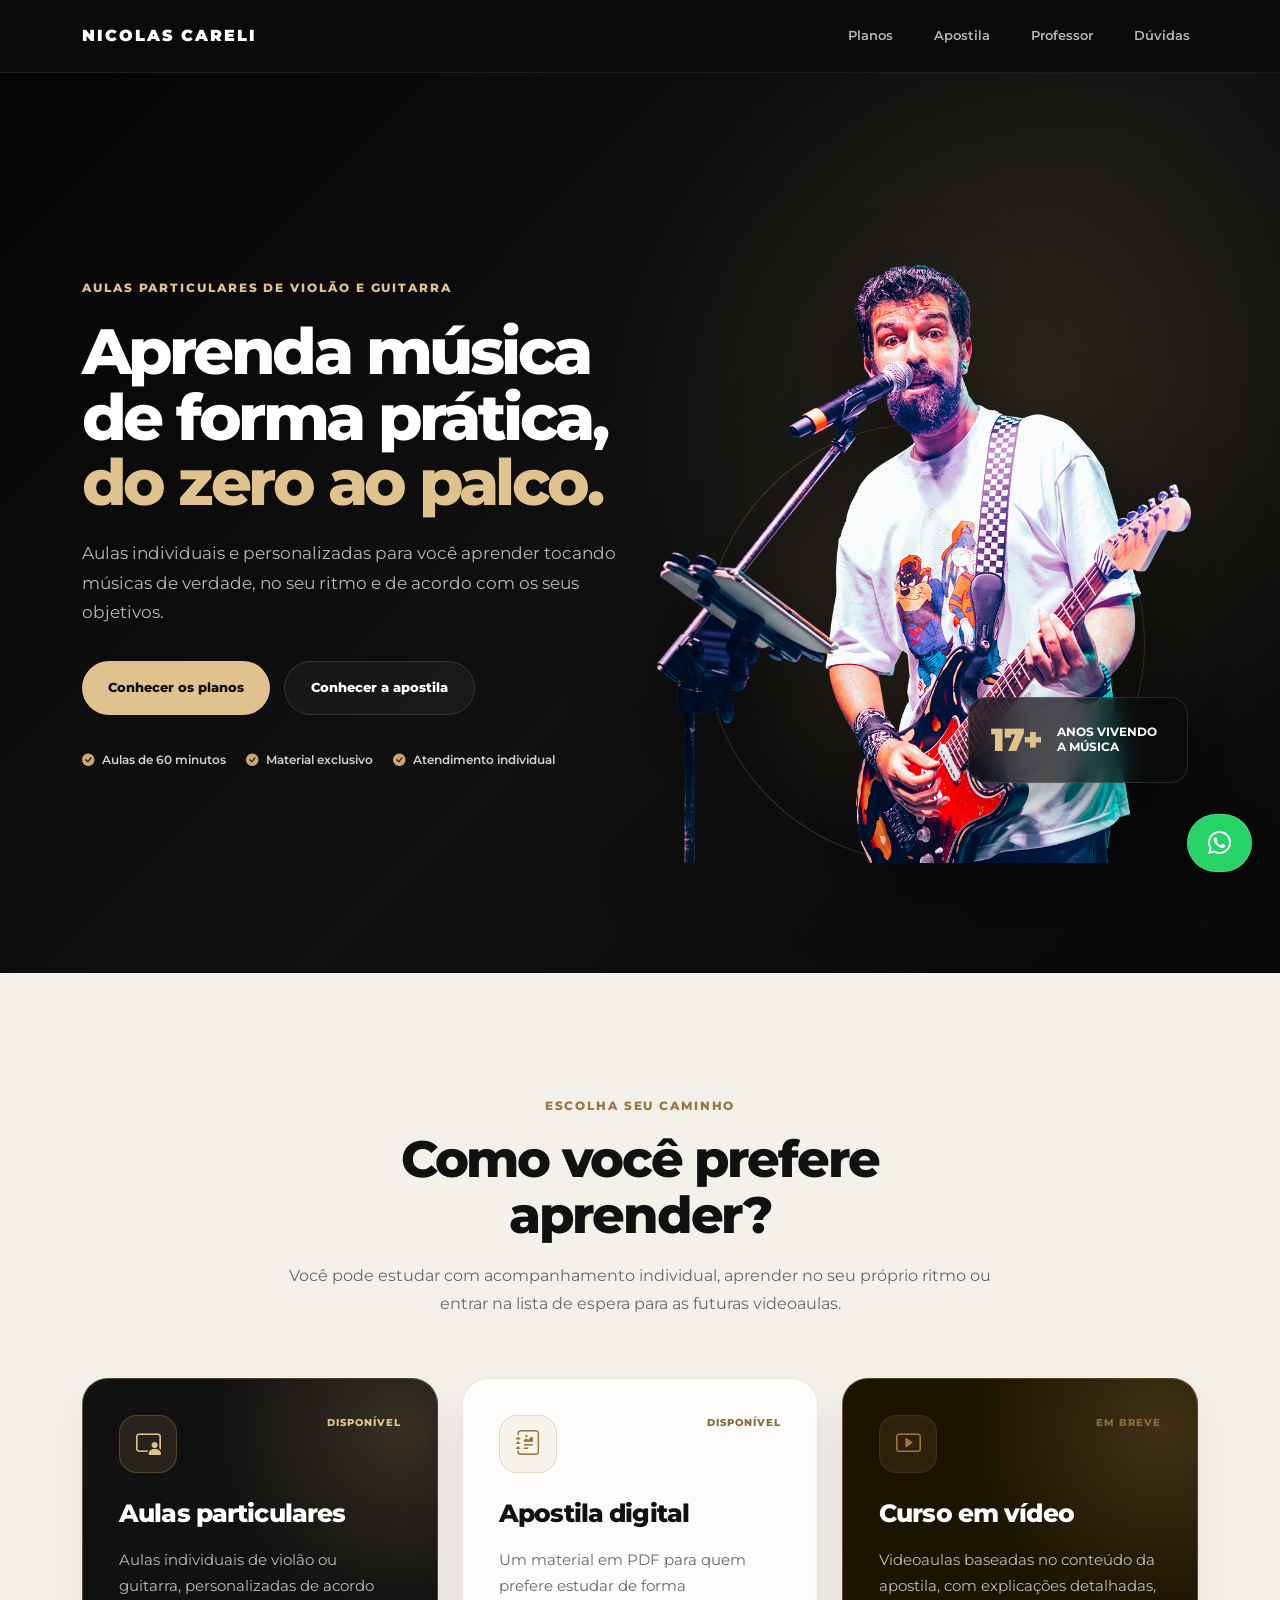
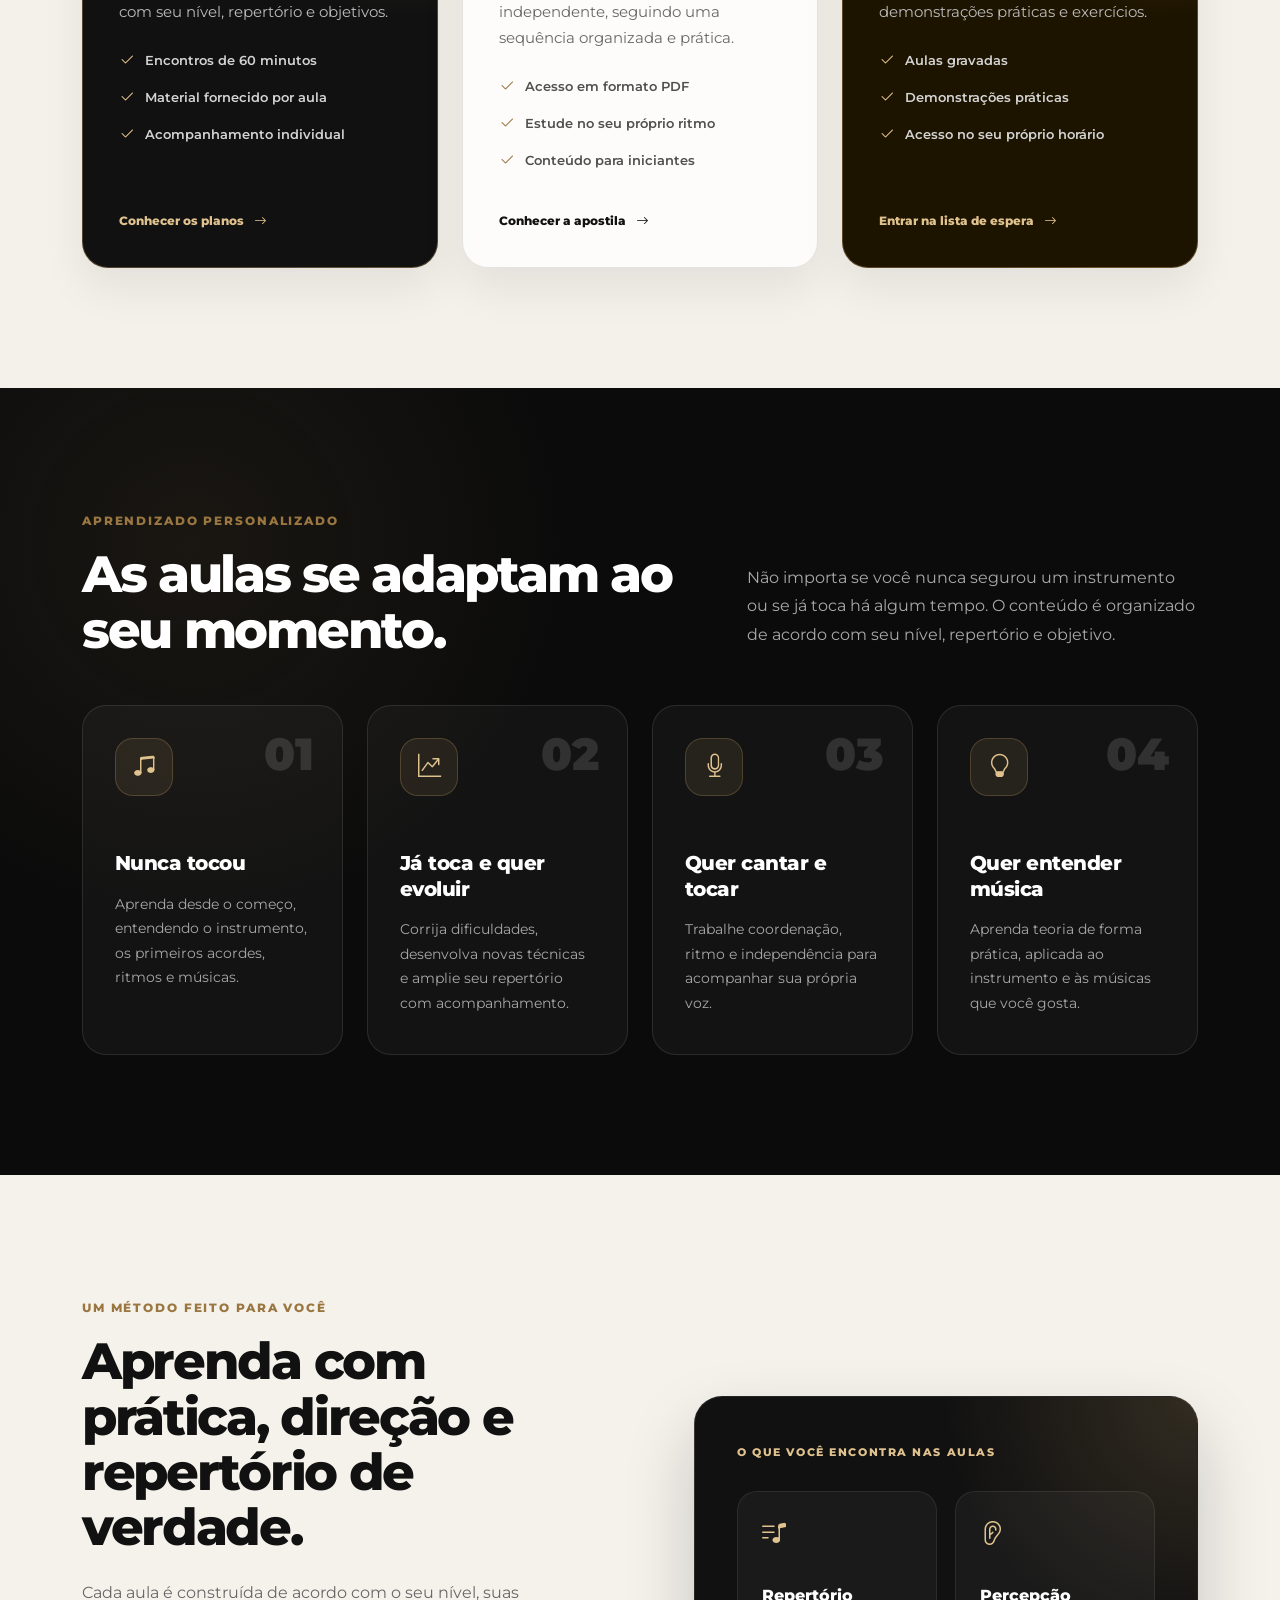
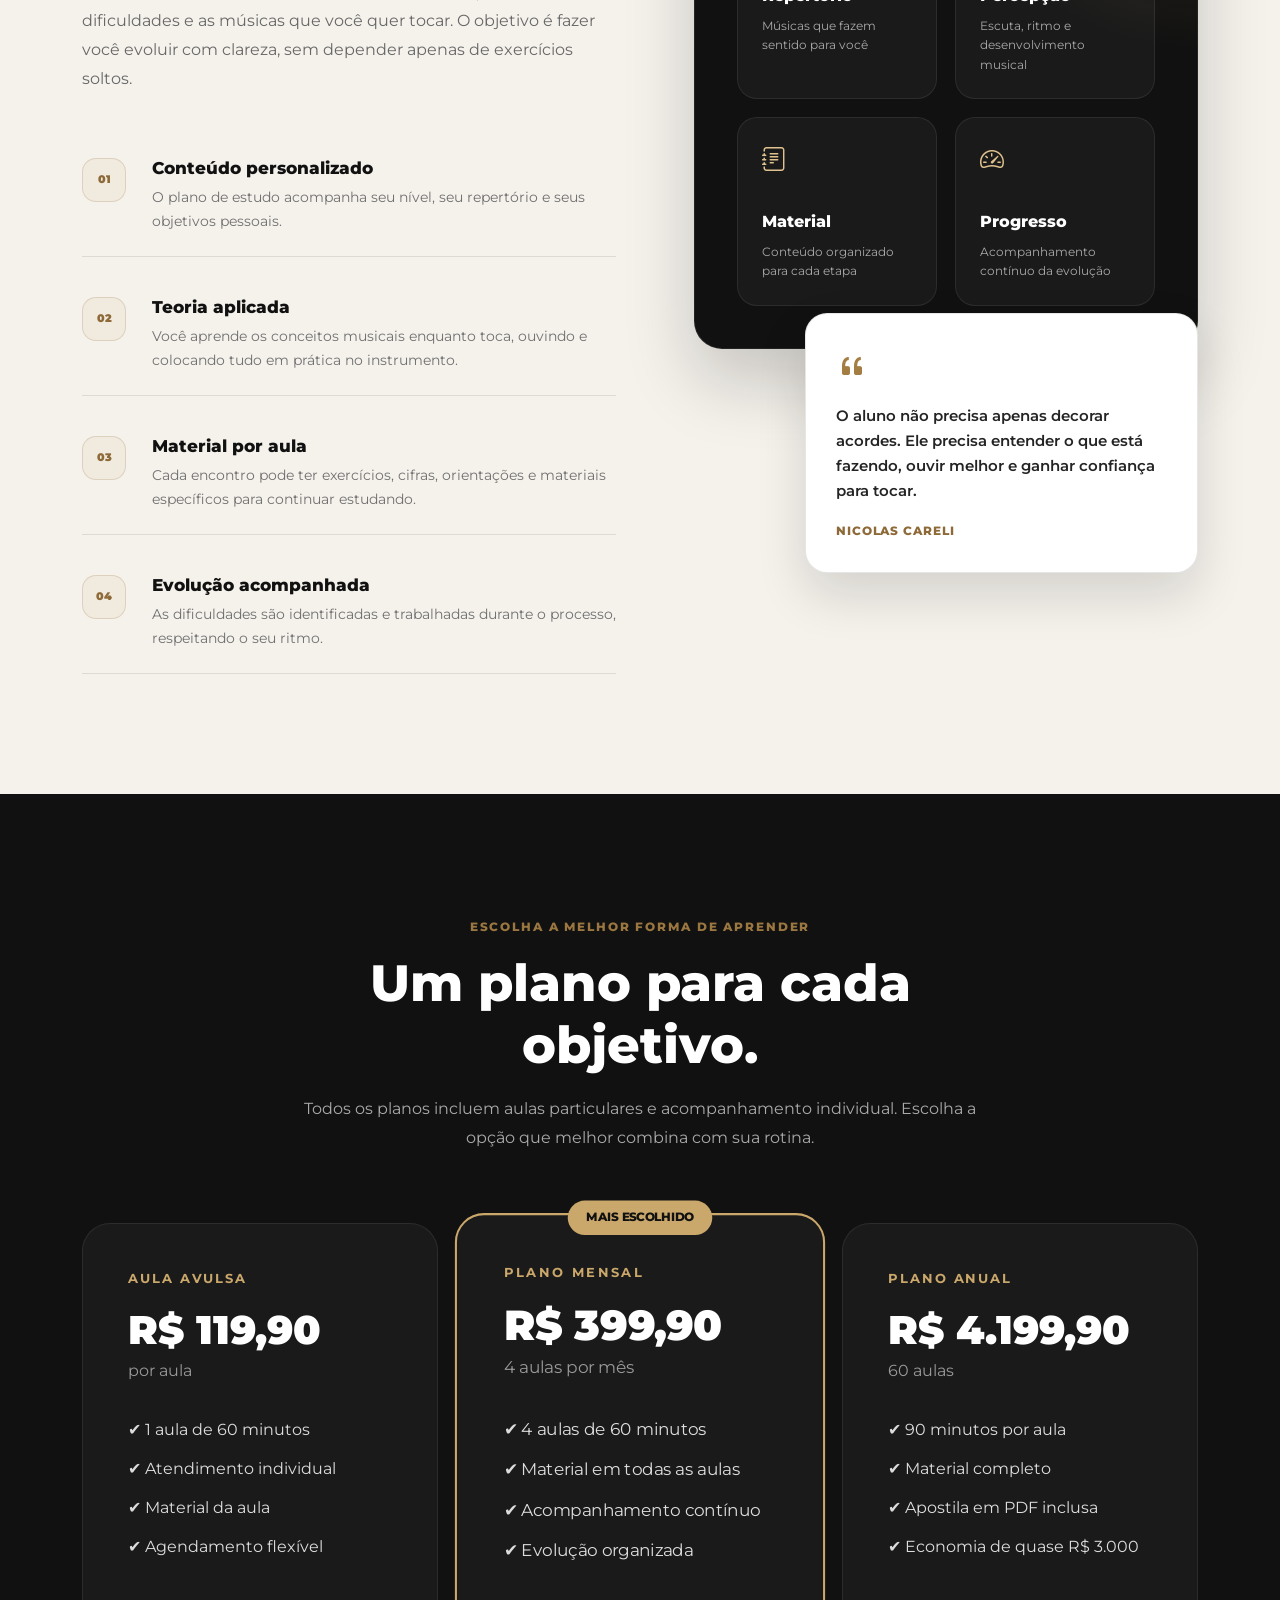
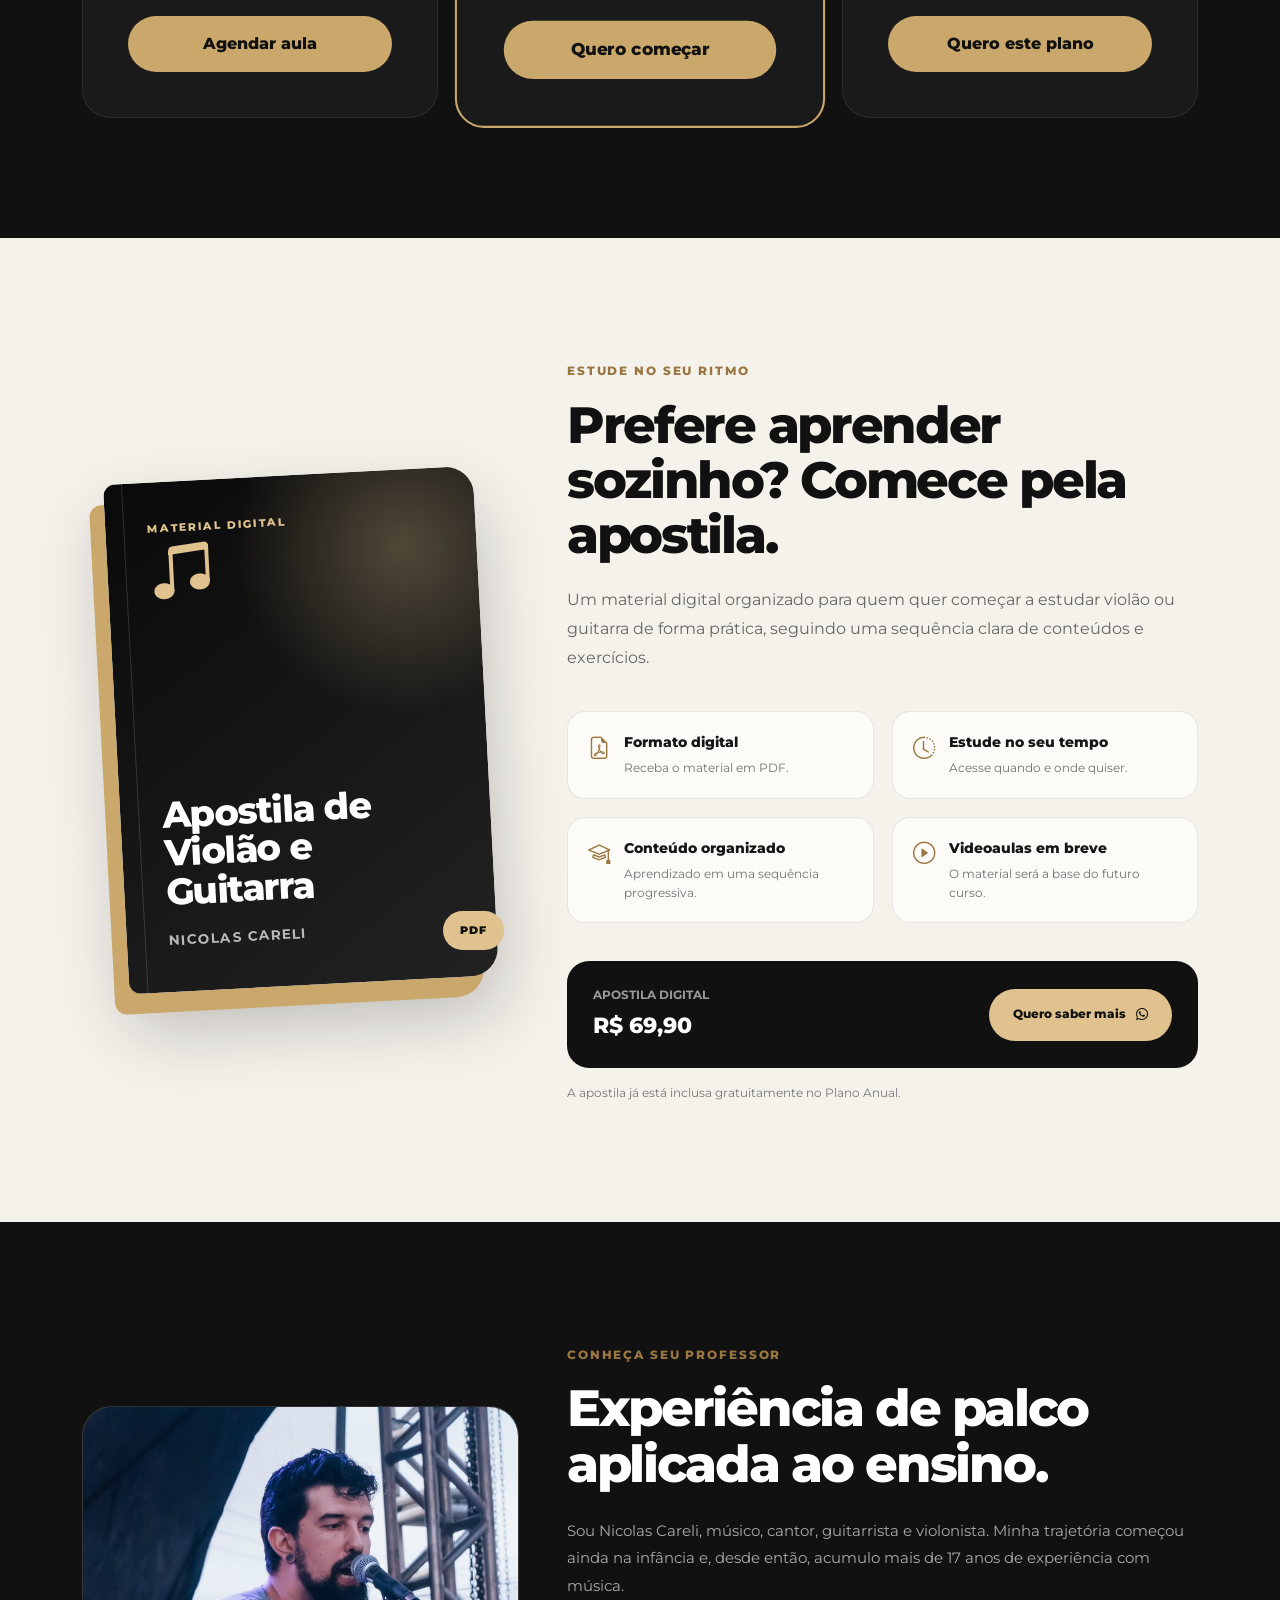
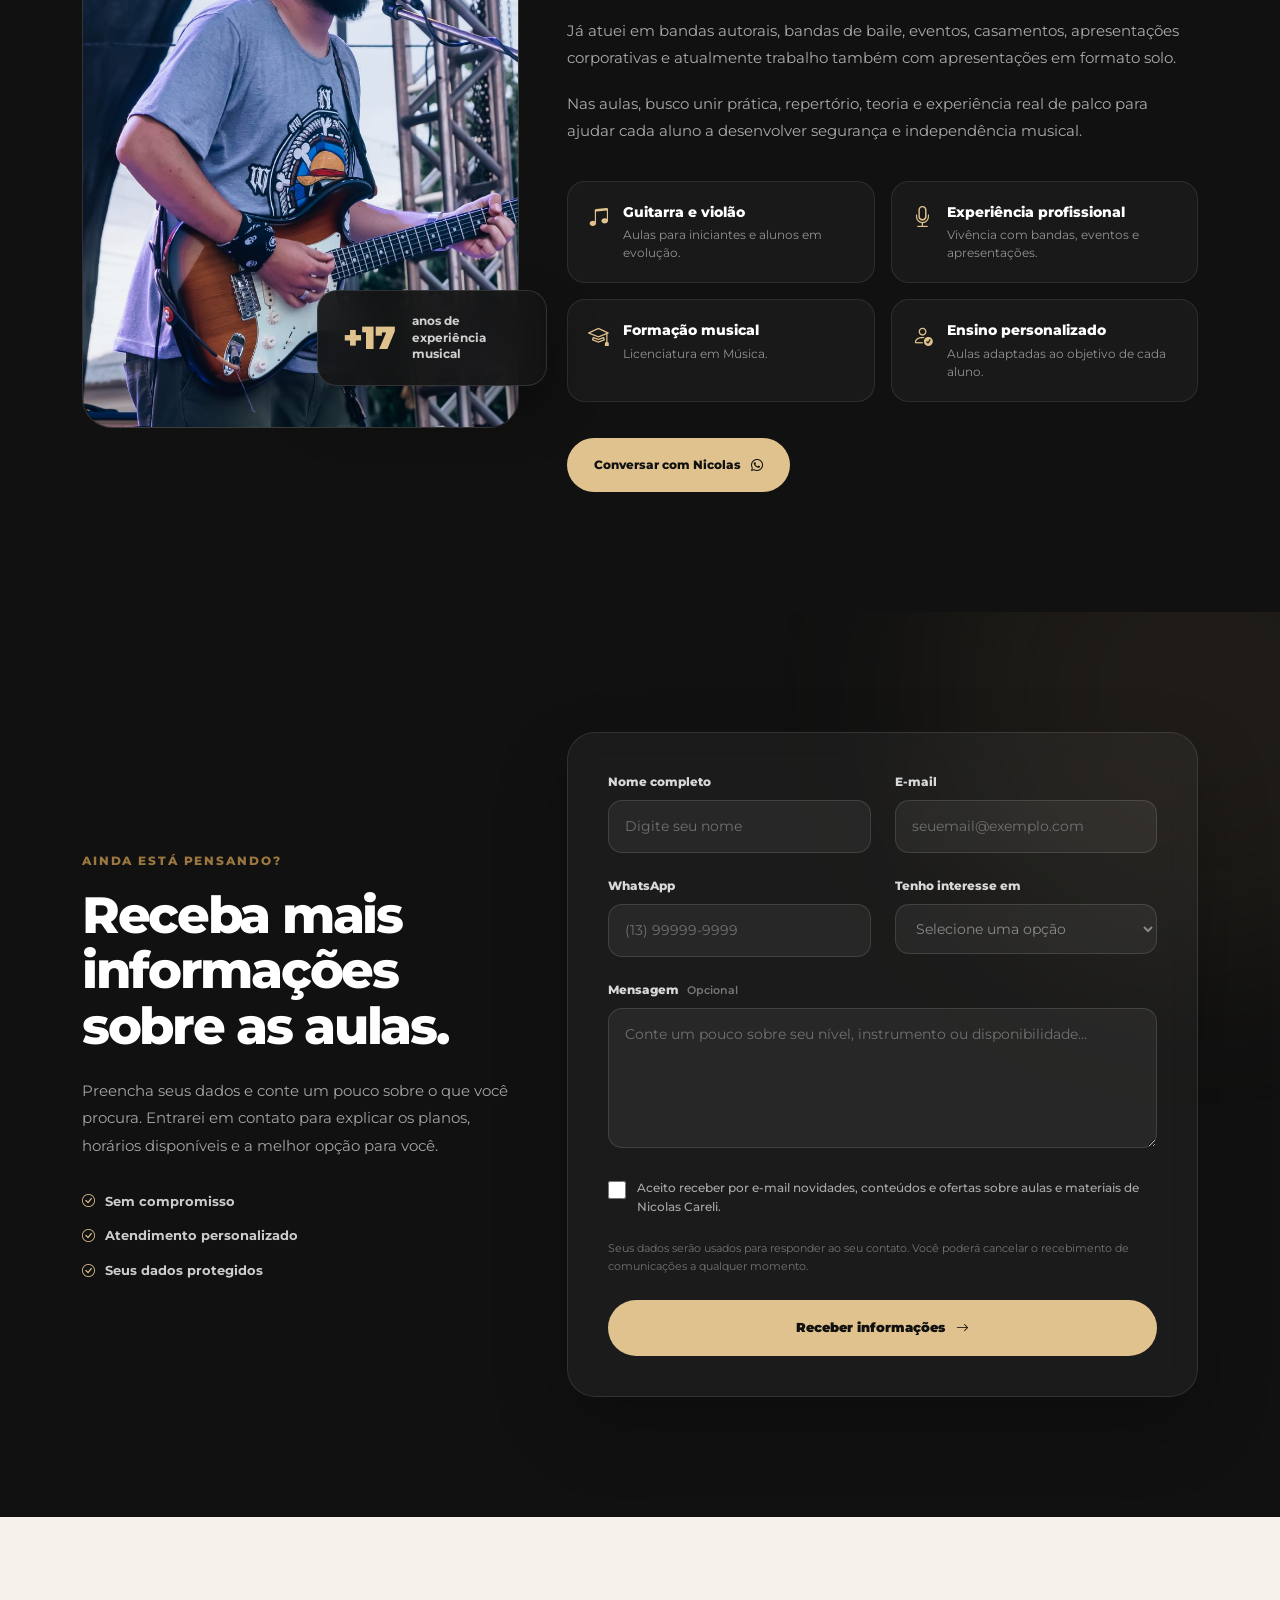
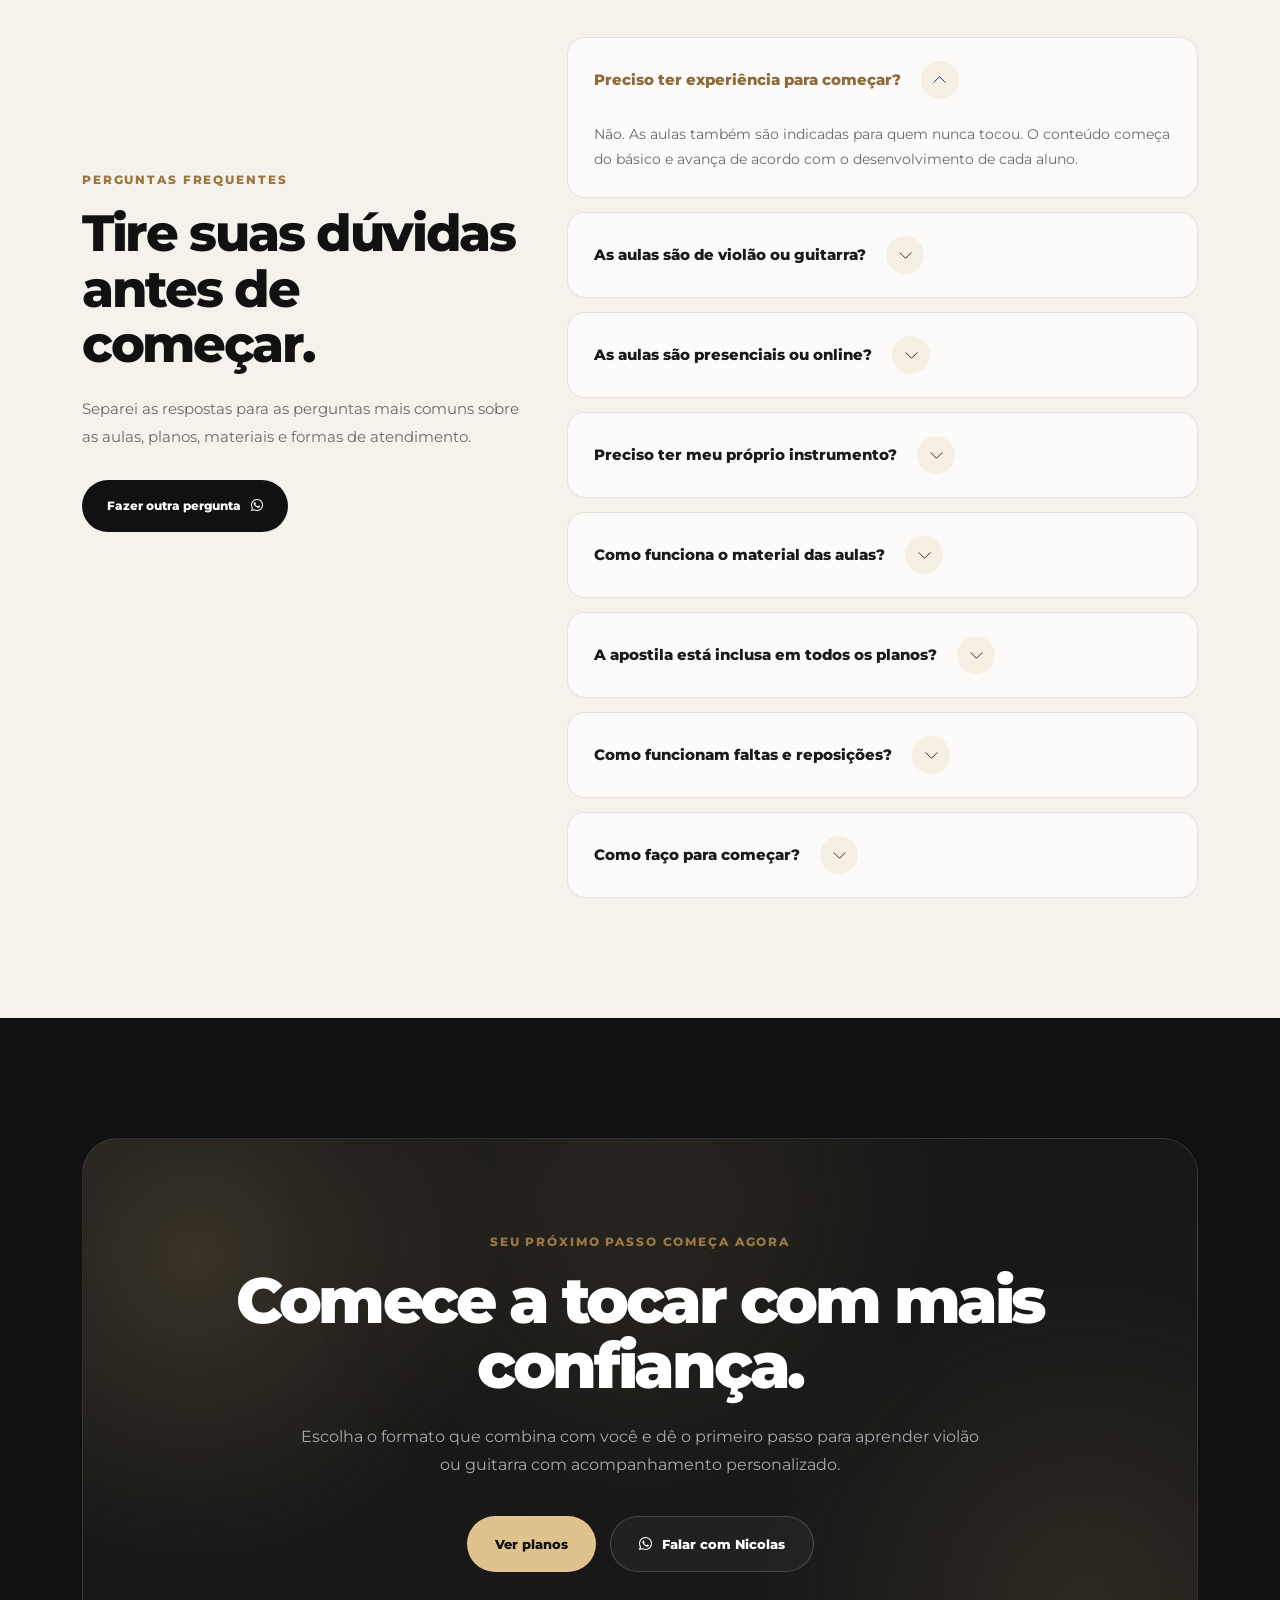
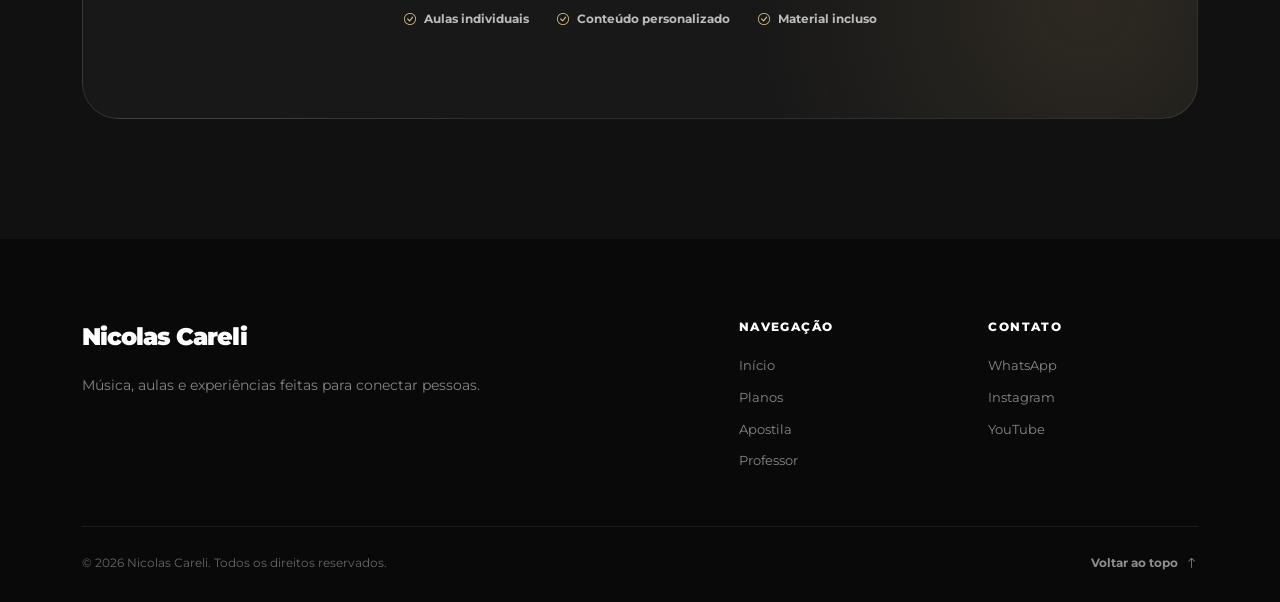
<file: aulas.html>
<!DOCTYPE html>
<html lang="pt-BR">

<head>

    <!-- ==================================================
         CONFIGURAÇÕES BÁSICAS
    ================================================== -->

    <meta charset="UTF-8">

    <meta name="viewport" content="width=device-width, initial-scale=1.0">

    <title>Aulas de Violão e Guitarra | Nicolas Careli</title>

    <meta name="description" content="Aulas particulares de violão e guitarra com Nicolas Careli. Aprenda de forma prática, com acompanhamento individual, material exclusivo e repertório personalizado.">

    <meta name="author" content="Nicolas Careli">

    <meta name="robots" content="index, follow">

    <meta name="theme-color" content="#0b0b0f">

    <!-- ==================================================
         FONTES
    ================================================== -->

    <link rel="preconnect" href="https://fonts.googleapis.com">

    <link rel="preconnect" href="https://fonts.gstatic.com" crossorigin>

    <link href="https://fonts.googleapis.com/css2?family=Montserrat:wght@400;500;600;700;800;900&display=swap" rel="stylesheet">

    <!-- ==================================================
         BOOTSTRAP
    ================================================== -->

    <link href="https://cdn.jsdelivr.net/npm/bootstrap@5.3.3/dist/css/bootstrap.min.css" rel="stylesheet">

    <link href="https://cdn.jsdelivr.net/npm/bootstrap-icons@1.11.3/font/bootstrap-icons.min.css" rel="stylesheet">

    <!-- ==================================================
         CSS DO SITE
    ================================================== -->

    <link rel="stylesheet" href="./css/style.css">

    <link rel="stylesheet" href="./css/aulas.css">

</head>

<body id="topo">

    <!-- ==================================================
         NAVBAR
    ================================================== -->

    <nav class="navbar navbar-expand-lg navbar-dark navbar-aulas">

        <div class="container">

            <a class="navbar-brand" href="./index.html">
                NICOLAS CARELI
            </a>

            <button class="navbar-toggler" type="button" data-bs-toggle="collapse" data-bs-target="#menuPrincipal" aria-controls="menuPrincipal" aria-expanded="false" aria-label="Abrir menu">
                <span class="navbar-toggler-icon"></span>
            </button>

            <div class="collapse navbar-collapse" id="menuPrincipal">

                <ul class="navbar-nav ms-auto align-items-lg-center">

                    <li class="nav-item">
                        <a class="nav-link" href="#planos">
            Planos
        </a>
                    </li>

                    <li class="nav-item">
                        <a class="nav-link" href="#apostila">
                            Apostila
                        </a>
                    </li>

                    <li class="nav-item">
                        <a class="nav-link" href="#professor">
            Professor
        </a>
                    </li>

                    <li class="nav-item">
                        <a class="nav-link" href="#faq">
                            Dúvidas
                        </a>
                    </li>

                </ul>

            </div>

        </div>

    </nav>

    <!-- ==================================================
         HERO DAS AULAS
    ================================================== -->

    <header class="hero-aulas">

        <div class="container">

            <div class="row align-items-center min-vh-100">

                <!-- TEXTO -->

                <div class="col-lg-6">

                    <span class="hero-aulas-etiqueta">
                        Aulas particulares de violão e guitarra
                    </span>

                    <h1 class="hero-aulas-titulo">
                        Aprenda música de forma prática,
                        <span>do zero ao palco.</span>
                    </h1>

                    <p class="hero-aulas-texto">
                        Aulas individuais e personalizadas para você aprender tocando músicas de verdade, no seu ritmo e de acordo com os seus objetivos.
                    </p>

                    <div class="hero-aulas-botoes">

                        <a href="#planos" class="btn-aulas-principal">
                            Conhecer os planos
                        </a>

                        <a href="#apostila" class="btn-aulas-secundario">
                            Conhecer a apostila
                        </a>

                    </div>

                    <div class="hero-aulas-beneficios">

                        <span>
                            <i class="bi bi-check-circle-fill"></i>
                            Aulas de 60 minutos
                        </span>

                        <span>
                            <i class="bi bi-check-circle-fill"></i>
                            Material exclusivo
                        </span>

                        <span>
                            <i class="bi bi-check-circle-fill"></i>
                            Atendimento individual
                        </span>

                    </div>

                </div>

                <!-- IMAGEM -->

                <div class="col-lg-6">

                    <div class="hero-aulas-imagem">

                        <img src="./img/fotos/NICOLAS 01.png" alt="Nicolas Careli tocando violão">

                        <div class="hero-aulas-experiencia">

                            <strong>17+</strong>

                            <span>
                                anos vivendo a música
                            </span>

                        </div>

                    </div>

                </div>

            </div>

        </div>

    </header>

    <!-- ==================================================
         CONTEÚDO DA PÁGINA
         As próximas seções serão inseridas aqui.
    ================================================== -->

    <main>

        <!-- ==================================================
     FORMAS DE APRENDER
================================================== -->

        <section class="formas-aprender">

            <div class="container">

                <div class="formas-cabecalho">

                    <span class="secao-etiqueta">
                Escolha seu caminho
            </span>

                    <h2>
                        Como você prefere aprender?
                    </h2>

                    <p>
                        Você pode estudar com acompanhamento individual, aprender no seu próprio ritmo ou entrar na lista de espera para as futuras videoaulas.
                    </p>

                </div>

                <div class="row g-4">

                    <!-- AULAS PARTICULARES -->

                    <div class="col-lg-4">

                        <article class="forma-card forma-card-destaque">

                            <div class="forma-icone">
                                <i class="bi bi-person-video3"></i>
                            </div>

                            <span class="forma-status">
                        Disponível
                    </span>

                            <h3>
                                Aulas particulares
                            </h3>

                            <p>
                                Aulas individuais de violão ou guitarra, personalizadas de acordo com seu nível, repertório e objetivos.
                            </p>

                            <ul>

                                <li>
                                    <i class="bi bi-check2"></i> Encontros de 60 minutos
                                </li>

                                <li>
                                    <i class="bi bi-check2"></i> Material fornecido por aula
                                </li>

                                <li>
                                    <i class="bi bi-check2"></i> Acompanhamento individual
                                </li>

                            </ul>

                            <a href="#planos" class="forma-link">
                        Conhecer os planos
                        <i class="bi bi-arrow-right"></i>
                    </a>

                        </article>

                    </div>

                    <!-- APOSTILA DIGITAL -->

                    <div class="col-lg-4">

                        <article class="forma-card">

                            <div class="forma-icone">
                                <i class="bi bi-journal-richtext"></i>
                            </div>

                            <span class="forma-status">
                        Disponível
                    </span>

                            <h3>
                                Apostila digital
                            </h3>

                            <p>
                                Um material em PDF para quem prefere estudar de forma independente, seguindo uma sequência organizada e prática.
                            </p>

                            <ul>

                                <li>
                                    <i class="bi bi-check2"></i> Acesso em formato PDF
                                </li>

                                <li>
                                    <i class="bi bi-check2"></i> Estude no seu próprio ritmo
                                </li>

                                <li>
                                    <i class="bi bi-check2"></i> Conteúdo para iniciantes
                                </li>

                            </ul>

                            <a href="#apostila" class="forma-link">
                        Conhecer a apostila
                        <i class="bi bi-arrow-right"></i>
                    </a>

                        </article>

                    </div>

                    <!-- VIDEOAULAS -->

                    <div class="col-lg-4">

                        <article class="forma-card forma-card-em-breve">

                            <div class="forma-icone">
                                <i class="bi bi-play-btn"></i>
                            </div>

                            <span class="forma-status">
                        Em breve
                    </span>

                            <h3>
                                Curso em vídeo
                            </h3>

                            <p>
                                Videoaulas baseadas no conteúdo da apostila, com explicações detalhadas, demonstrações práticas e exercícios.
                            </p>

                            <ul>

                                <li>
                                    <i class="bi bi-check2"></i> Aulas gravadas
                                </li>

                                <li>
                                    <i class="bi bi-check2"></i> Demonstrações práticas
                                </li>

                                <li>
                                    <i class="bi bi-check2"></i> Acesso no seu próprio horário
                                </li>

                            </ul>

                            <a href="https://wa.me/5513996722543?text=Olá%2C%20Nicolas!%20Gostaria%20de%20entrar%20na%20lista%20de%20espera%20das%20videoaulas." target="_blank" rel="noopener noreferrer" class="forma-link">
                        Entrar na lista de espera
                        <i class="bi bi-arrow-right"></i>
                    </a>

                        </article>

                    </div>

                </div>

            </div>

        </section>


        <!-- ==================================================
     PARA QUEM SÃO AS AULAS
================================================== -->

        <section class="publico-aulas">

            <div class="container">

                <div class="row align-items-end mb-5">

                    <div class="col-lg-7">

                        <span class="secao-etiqueta">
                    Aprendizado personalizado
                </span>

                        <h2 class="publico-aulas-titulo">
                            As aulas se adaptam ao seu momento.
                        </h2>

                    </div>

                    <div class="col-lg-5">

                        <p class="publico-aulas-intro">
                            Não importa se você nunca segurou um instrumento ou se já toca há algum tempo. O conteúdo é organizado de acordo com seu nível, repertório e objetivo.
                        </p>

                    </div>

                </div>

                <div class="row g-4">

                    <!-- INICIANTE -->

                    <div class="col-md-6 col-lg-3">

                        <article class="publico-card">

                            <span class="publico-numero">
                        01
                    </span>

                            <div class="publico-icone">
                                <i class="bi bi-music-note-beamed"></i>
                            </div>

                            <h3>
                                Nunca tocou
                            </h3>

                            <p>
                                Aprenda desde o começo, entendendo o instrumento, os primeiros acordes, ritmos e músicas.
                            </p>

                        </article>

                    </div>

                    <!-- QUER EVOLUIR -->

                    <div class="col-md-6 col-lg-3">

                        <article class="publico-card">

                            <span class="publico-numero">
                        02
                    </span>

                            <div class="publico-icone">
                                <i class="bi bi-graph-up-arrow"></i>
                            </div>

                            <h3>
                                Já toca e quer evoluir
                            </h3>

                            <p>
                                Corrija dificuldades, desenvolva novas técnicas e amplie seu repertório com acompanhamento.
                            </p>

                        </article>

                    </div>

                    <!-- CANTAR E TOCAR -->

                    <div class="col-md-6 col-lg-3">

                        <article class="publico-card">

                            <span class="publico-numero">
                        03
                    </span>

                            <div class="publico-icone">
                                <i class="bi bi-mic"></i>
                            </div>

                            <h3>
                                Quer cantar e tocar
                            </h3>

                            <p>
                                Trabalhe coordenação, ritmo e independência para acompanhar sua própria voz.
                            </p>

                        </article>

                    </div>

                    <!-- TEORIA -->

                    <div class="col-md-6 col-lg-3">

                        <article class="publico-card">

                            <span class="publico-numero">
                        04
                    </span>

                            <div class="publico-icone">
                                <i class="bi bi-lightbulb"></i>
                            </div>

                            <h3>
                                Quer entender música
                            </h3>

                            <p>
                                Aprenda teoria de forma prática, aplicada ao instrumento e às músicas que você gosta.
                            </p>

                        </article>

                    </div>

                </div>

            </div>

        </section>


        <!-- ==================================================
     MÉTODO NICOLAS CARELI
================================================== -->

        <section class="metodo-aulas">

            <div class="container">

                <div class="row align-items-center g-5">

                    <!-- TEXTO -->

                    <div class="col-lg-6">

                        <span class="secao-etiqueta">
                    Um método feito para você
                </span>

                        <h2 class="metodo-aulas-titulo">
                            Aprenda com prática, direção e repertório de verdade.
                        </h2>

                        <p class="metodo-aulas-texto">
                            Cada aula é construída de acordo com o seu nível, suas dificuldades e as músicas que você quer tocar. O objetivo é fazer você evoluir com clareza, sem depender apenas de exercícios soltos.
                        </p>

                        <div class="metodo-lista">

                            <article class="metodo-item">

                                <span class="metodo-numero">
                            01
                        </span>

                                <div>

                                    <h3>
                                        Conteúdo personalizado
                                    </h3>

                                    <p>
                                        O plano de estudo acompanha seu nível, seu repertório e seus objetivos pessoais.
                                    </p>

                                </div>

                            </article>

                            <article class="metodo-item">

                                <span class="metodo-numero">
                            02
                        </span>

                                <div>

                                    <h3>
                                        Teoria aplicada
                                    </h3>

                                    <p>
                                        Você aprende os conceitos musicais enquanto toca, ouvindo e colocando tudo em prática no instrumento.
                                    </p>

                                </div>

                            </article>

                            <article class="metodo-item">

                                <span class="metodo-numero">
                            03
                        </span>

                                <div>

                                    <h3>
                                        Material por aula
                                    </h3>

                                    <p>
                                        Cada encontro pode ter exercícios, cifras, orientações e materiais específicos para continuar estudando.
                                    </p>

                                </div>

                            </article>

                            <article class="metodo-item">

                                <span class="metodo-numero">
                            04
                        </span>

                                <div>

                                    <h3>
                                        Evolução acompanhada
                                    </h3>

                                    <p>
                                        As dificuldades são identificadas e trabalhadas durante o processo, respeitando o seu ritmo.
                                    </p>

                                </div>

                            </article>

                        </div>

                    </div>

                    <!-- BLOCO VISUAL -->

                    <div class="col-lg-6">

                        <div class="metodo-visual">

                            <div class="metodo-painel">

                                <span class="metodo-painel-etiqueta">
                            O que você encontra nas aulas
                        </span>

                                <div class="metodo-painel-grid">

                                    <div class="metodo-painel-item">

                                        <i class="bi bi-music-note-list"></i>

                                        <strong>
                                    Repertório
                                </strong>

                                        <span>
                                    Músicas que fazem sentido para você
                                </span>

                                    </div>

                                    <div class="metodo-painel-item">

                                        <i class="bi bi-ear"></i>

                                        <strong>
                                    Percepção
                                </strong>

                                        <span>
                                    Escuta, ritmo e desenvolvimento musical
                                </span>

                                    </div>

                                    <div class="metodo-painel-item">

                                        <i class="bi bi-journal-text"></i>

                                        <strong>
                                    Material
                                </strong>

                                        <span>
                                    Conteúdo organizado para cada etapa
                                </span>

                                    </div>

                                    <div class="metodo-painel-item">

                                        <i class="bi bi-speedometer2"></i>

                                        <strong>
                                    Progresso
                                </strong>

                                        <span>
                                    Acompanhamento contínuo da evolução
                                </span>

                                    </div>

                                </div>

                            </div>

                            <div class="metodo-frase">

                                <i class="bi bi-quote"></i>

                                <p>
                                    O aluno não precisa apenas decorar acordes. Ele precisa entender o que está fazendo, ouvir melhor e ganhar confiança para tocar.
                                </p>

                                <span>
                            Nicolas Careli
                        </span>

                            </div>

                        </div>

                    </div>

                </div>

            </div>

        </section>


        <!-- ==================================================
     PLANOS
================================================== -->

        <section class="planos-aulas" id="planos">

            <div class="container">

                <div class="planos-cabecalho">

                    <span class="secao-etiqueta">
                Escolha a melhor forma de aprender
            </span>

                    <h2>
                        Um plano para cada objetivo.
                    </h2>

                    <p>
                        Todos os planos incluem aulas particulares e acompanhamento individual. Escolha a opção que melhor combina com sua rotina.
                    </p>

                </div>

                <div class="row g-4">

                    <!-- AULA AVULSA -->

                    <div class="col-lg-4">

                        <article class="plano-card">

                            <span class="plano-tipo">
                        Aula Avulsa
                    </span>

                            <h3>
                                R$ 119,90
                            </h3>

                            <span class="plano-subtitulo">
                        por aula
                    </span>

                            <ul>

                                <li>✔ 1 aula de 60 minutos</li>
                                <li>✔ Atendimento individual</li>
                                <li>✔ Material da aula</li>
                                <li>✔ Agendamento flexível</li>

                            </ul>

                            <a href="https://wa.me/5513996722543?text=Olá! Gostaria de agendar uma aula avulsa." target="_blank" class="btn-plano">
                        Agendar aula
                    </a>

                        </article>

                    </div>

                    <!-- MENSAL -->

                    <div class="col-lg-4">

                        <article class="plano-card plano-destaque">

                            <span class="plano-badge">
                        MAIS ESCOLHIDO
                    </span>

                            <span class="plano-tipo">
                        Plano Mensal
                    </span>

                            <h3>
                                R$ 399,90
                            </h3>

                            <span class="plano-subtitulo">
                        4 aulas por mês
                    </span>

                            <ul>

                                <li>✔ 4 aulas de 60 minutos</li>
                                <li>✔ Material em todas as aulas</li>
                                <li>✔ Acompanhamento contínuo</li>
                                <li>✔ Evolução organizada</li>

                            </ul>

                            <a href="https://wa.me/5513996722543?text=Olá! Tenho interesse no plano mensal." target="_blank" class="btn-plano">
                        Quero começar
                    </a>

                        </article>

                    </div>

                    <!-- ANUAL -->

                    <div class="col-lg-4">

                        <article class="plano-card">

                            <span class="plano-tipo">
                        Plano Anual
                    </span>

                            <h3>
                                R$ 4.199,90
                            </h3>

                            <span class="plano-subtitulo">
                        60 aulas
                    </span>

                            <ul>

                                <li>✔ 90 minutos por aula</li>
                                <li>✔ Material completo</li>
                                <li>✔ Apostila em PDF inclusa</li>
                                <li>✔ Economia de quase R$ 3.000</li>

                            </ul>

                            <a href="https://wa.me/5513996722543?text=Olá! Quero conhecer o plano anual." target="_blank" class="btn-plano">
                        Quero este plano
                    </a>

                        </article>

                    </div>

                </div>

            </div>

        </section>

        <!-- ==================================================
     APOSTILA DIGITAL
================================================== -->

        <section class="apostila-aulas" id="apostila">

            <div class="container">

                <div class="row align-items-center g-5">

                    <!-- CAPA PROVISÓRIA -->

                    <div class="col-lg-5">

                        <div class="apostila-visual">

                            <div class="apostila-capa">

                                <span class="apostila-capa-etiqueta">
                            Material digital
                        </span>

                                <i class="bi bi-music-note-beamed"></i>

                                <h3>
                                    Apostila de Violão e Guitarra
                                </h3>

                                <p>
                                    Nicolas Careli
                                </p>

                            </div>

                            <span class="apostila-formato">
                        PDF
                    </span>

                        </div>

                    </div>

                    <!-- CONTEÚDO -->

                    <div class="col-lg-7">

                        <span class="secao-etiqueta">
                    Estude no seu ritmo
                </span>

                        <h2 class="apostila-titulo">
                            Prefere aprender sozinho? Comece pela apostila.
                        </h2>

                        <p class="apostila-texto">
                            Um material digital organizado para quem quer começar a estudar violão ou guitarra de forma prática, seguindo uma sequência clara de conteúdos e exercícios.
                        </p>

                        <div class="apostila-beneficios">

                            <div class="apostila-beneficio">

                                <i class="bi bi-file-earmark-pdf"></i>

                                <div>
                                    <strong>Formato digital</strong>
                                    <span>Receba o material em PDF.</span>
                                </div>

                            </div>

                            <div class="apostila-beneficio">

                                <i class="bi bi-clock-history"></i>

                                <div>
                                    <strong>Estude no seu tempo</strong>
                                    <span>Acesse quando e onde quiser.</span>
                                </div>

                            </div>

                            <div class="apostila-beneficio">

                                <i class="bi bi-mortarboard"></i>

                                <div>
                                    <strong>Conteúdo organizado</strong>
                                    <span>Aprendizado em uma sequência progressiva.</span>
                                </div>

                            </div>

                            <div class="apostila-beneficio">

                                <i class="bi bi-play-circle"></i>

                                <div>
                                    <strong>Videoaulas em breve</strong>
                                    <span>O material será a base do futuro curso.</span>
                                </div>

                            </div>

                        </div>

                        <div class="apostila-compra">

                            <div class="apostila-preco">

                                <span>
                            Apostila digital
                        </span>

                                <strong>
                                    R$ 69,90
                                </strong>

                            </div>

                            <a href="https://wa.me/5513996722543?text=Olá%2C%20Nicolas!%20Gostaria%20de%20saber%20mais%20sobre%20a%20apostila%20digital." target="_blank" rel="noopener noreferrer" class="btn-apostila">
                        Quero saber mais

                        <i class="bi bi-whatsapp"></i>
                    </a>

                        </div>

                        <p class="apostila-observacao">
                            A apostila já está inclusa gratuitamente no Plano Anual.
                        </p>

                    </div>

                </div>

            </div>

        </section>


        <!-- ==================================================
     SOBRE O PROFESSOR
================================================== -->

        <section class="professor-aulas" id="professor">

            <div class="container">

                <div class="row align-items-center g-5">

                    <!-- FOTO -->

                    <div class="col-lg-5">

                        <div class="professor-visual">

                            <div class="professor-foto">

                                <img src="img/fotos/WhatsApp Image 2024-01-31 at 10.36.13 (4).jpeg" alt="Nicolas Careli, professor de violão e guitarra">

                            </div>

                            <div class="professor-experiencia">

                                <strong>
                            +17
                        </strong>

                                <span>
                            anos de experiência musical
                        </span>

                            </div>

                        </div>

                    </div>

                    <!-- CONTEÚDO -->

                    <div class="col-lg-7">

                        <span class="secao-etiqueta">
                    Conheça seu professor
                </span>

                        <h2 class="professor-titulo">
                            Experiência de palco aplicada ao ensino.
                        </h2>

                        <p class="professor-texto">
                            Sou Nicolas Careli, músico, cantor, guitarrista e violonista. Minha trajetória começou ainda na infância e, desde então, acumulo mais de 17 anos de experiência com música.
                        </p>

                        <p class="professor-texto">
                            Já atuei em bandas autorais, bandas de baile, eventos, casamentos, apresentações corporativas e atualmente trabalho também com apresentações em formato solo.
                        </p>

                        <p class="professor-texto">
                            Nas aulas, busco unir prática, repertório, teoria e experiência real de palco para ajudar cada aluno a desenvolver segurança e independência musical.
                        </p>

                        <div class="professor-destaques">

                            <div class="professor-destaque">

                                <i class="bi bi-music-note-beamed"></i>

                                <div>
                                    <strong>Guitarra e violão</strong>
                                    <span>Aulas para iniciantes e alunos em evolução.</span>
                                </div>

                            </div>

                            <div class="professor-destaque">

                                <i class="bi bi-mic"></i>

                                <div>
                                    <strong>Experiência profissional</strong>
                                    <span>Vivência com bandas, eventos e apresentações.</span>
                                </div>

                            </div>

                            <div class="professor-destaque">

                                <i class="bi bi-mortarboard"></i>

                                <div>
                                    <strong>Formação musical</strong>
                                    <span>Licenciatura em Música.</span>
                                </div>

                            </div>

                            <div class="professor-destaque">

                                <i class="bi bi-person-check"></i>

                                <div>
                                    <strong>Ensino personalizado</strong>
                                    <span>Aulas adaptadas ao objetivo de cada aluno.</span>
                                </div>

                            </div>

                        </div>

                        <a href="https://wa.me/5513996722543?text=Olá%2C%20Nicolas!%20Gostaria%20de%20conhecer%20melhor%20as%20suas%20aulas." target="_blank" rel="noopener noreferrer" class="btn-professor">
                    Conversar com Nicolas

                    <i class="bi bi-whatsapp"></i>
                </a>

                    </div>

                </div>

            </div>

        </section>


        <!-- ==================================================
     FORMULÁRIO DE INTERESSE
================================================== -->

        <section class="formulario-aulas" id="contato-aulas">

            <div class="container">

                <div class="row align-items-center g-5">

                    <!-- TEXTO -->

                    <div class="col-lg-5">

                        <span class="secao-etiqueta">
                    Ainda está pensando?
                </span>

                        <h2 class="formulario-aulas-titulo">
                            Receba mais informações sobre as aulas.
                        </h2>

                        <p class="formulario-aulas-texto">
                            Preencha seus dados e conte um pouco sobre o que você procura. Entrarei em contato para explicar os planos, horários disponíveis e a melhor opção para você.
                        </p>

                        <div class="formulario-aulas-destaques">

                            <span>
                        <i class="bi bi-check-circle"></i>
                        Sem compromisso
                    </span>

                            <span>
                        <i class="bi bi-check-circle"></i>
                        Atendimento personalizado
                    </span>

                            <span>
                        <i class="bi bi-check-circle"></i>
                        Seus dados protegidos
                    </span>

                        </div>

                    </div>

                    <!-- FORMULÁRIO -->

                    <div class="col-lg-7">

                        <form class="formulario-aulas-box" id="formularioAulas">

                            <div class="row g-4">

                                <!-- NOME -->

                                <div class="col-md-6">

                                    <label for="nomeAulas">
                                Nome completo
                            </label>

                                    <input type="text" id="nomeAulas" name="nome" placeholder="Digite seu nome" autocomplete="name" required>

                                </div>

                                <!-- E-MAIL -->

                                <div class="col-md-6">

                                    <label for="emailAulas">
                                E-mail
                            </label>

                                    <input type="email" id="emailAulas" name="email" placeholder="seuemail@exemplo.com" autocomplete="email" required>

                                </div>

                                <!-- WHATSAPP -->

                                <div class="col-md-6">

                                    <label for="whatsappAulas">
                                WhatsApp
                            </label>

                                    <input type="tel" id="whatsappAulas" name="whatsapp" placeholder="(13) 99999-9999" autocomplete="tel" required>

                                </div>

                                <!-- INTERESSE -->

                                <div class="col-md-6">

                                    <label for="interesseAulas">
                                Tenho interesse em
                            </label>

                                    <select id="interesseAulas" name="interesse" required>

                                <option value="" selected disabled>
                                    Selecione uma opção
                                </option>

                                <option value="Aula Avulsa">
                                    Aula Avulsa
                                </option>

                                <option value="Plano Mensal">
                                    Plano Mensal
                                </option>

                                <option value="Plano Anual">
                                    Plano Anual
                                </option>

                                <option value="Apostila Digital">
                                    Apostila Digital
                                </option>

                                <option value="Ainda não decidi">
                                    Ainda não decidi
                                </option>

                            </select>

                                </div>

                                <!-- MENSAGEM -->

                                <div class="col-12">

                                    <label for="mensagemAulas">
                                Mensagem
                                <span>Opcional</span>
                            </label>

                                    <textarea id="mensagemAulas" name="mensagem" rows="5" placeholder="Conte um pouco sobre seu nível, instrumento ou disponibilidade..."></textarea>

                                </div>

                                <!-- HONEYPOT -->

                                <div class="campo-oculto" aria-hidden="true">

                                    <label for="siteAulas">
                                Não preencha este campo
                            </label>

                                    <input type="text" id="siteAulas" name="site" tabindex="-1" autocomplete="off">

                                </div>

                                <!-- CONSENTIMENTO MARKETING -->

                                <div class="col-12">

                                    <div class="formulario-check">

                                        <input type="checkbox" id="aceiteMarketingAulas" name="aceiteMarketing" value="SIM">

                                        <label for="aceiteMarketingAulas">
                                    Aceito receber por e-mail novidades,
                                    conteúdos e ofertas sobre aulas e
                                    materiais de Nicolas Careli.
                                </label>

                                    </div>

                                </div>

                                <!-- PRIVACIDADE -->

                                <div class="col-12">

                                    <p class="formulario-privacidade">
                                        Seus dados serão usados para responder ao seu contato. Você poderá cancelar o recebimento de comunicações a qualquer momento.
                                    </p>

                                </div>

                                <!-- BOTÃO -->

                                <div class="col-12">

                                    <button type="submit" class="btn-enviar-formulario">
                                Receber informações

                                <i class="bi bi-arrow-right"></i>
                            </button>

                                </div>

                            </div>

                            <!-- MENSAGEM FUTURA DE RETORNO -->

                            <div class="formulario-retorno" id="retornoFormularioAulas" role="status" aria-live="polite"></div>

                        </form>

                    </div>

                </div>

            </div>

        </section>


        <!-- ==================================================
     PERGUNTAS FREQUENTES
================================================== -->

        <section class="faq-aulas" id="faq">

            <div class="container">

                <div class="row g-5">

                    <!-- CABEÇALHO -->

                    <div class="col-lg-5">

                        <div class="faq-intro">

                            <span class="secao-etiqueta">
                        Perguntas frequentes
                    </span>

                            <h2 class="faq-titulo">
                                Tire suas dúvidas antes de começar.
                            </h2>

                            <p class="faq-texto">
                                Separei as respostas para as perguntas mais comuns sobre as aulas, planos, materiais e formas de atendimento.
                            </p>

                            <a href="https://wa.me/5513996722543?text=Olá%2C%20Nicolas!%20Tenho%20uma%20dúvida%20sobre%20as%20aulas." target="_blank" rel="noopener noreferrer" class="btn-faq">
                        Fazer outra pergunta

                        <i class="bi bi-whatsapp"></i>
                    </a>

                        </div>

                    </div>

                    <!-- ACCORDION -->

                    <div class="col-lg-7">

                        <div class="accordion faq-accordion" id="accordionAulas">

                            <!-- PERGUNTA 01 -->

                            <div class="accordion-item">

                                <h3 class="accordion-header" id="faqPerguntaUm">

                                    <button class="accordion-button" type="button" data-bs-toggle="collapse" data-bs-target="#faqRespostaUm" aria-expanded="true" aria-controls="faqRespostaUm">
                                Preciso ter experiência para começar?
                            </button>

                                </h3>

                                <div id="faqRespostaUm" class="accordion-collapse collapse show" aria-labelledby="faqPerguntaUm" data-bs-parent="#accordionAulas">

                                    <div class="accordion-body">
                                        Não. As aulas também são indicadas para quem nunca tocou. O conteúdo começa do básico e avança de acordo com o desenvolvimento de cada aluno.
                                    </div>

                                </div>

                            </div>

                            <!-- PERGUNTA 02 -->

                            <div class="accordion-item">

                                <h3 class="accordion-header" id="faqPerguntaDois">

                                    <button class="accordion-button collapsed" type="button" data-bs-toggle="collapse" data-bs-target="#faqRespostaDois" aria-expanded="false" aria-controls="faqRespostaDois">
                                As aulas são de violão ou guitarra?
                            </button>

                                </h3>

                                <div id="faqRespostaDois" class="accordion-collapse collapse" aria-labelledby="faqPerguntaDois" data-bs-parent="#accordionAulas">

                                    <div class="accordion-body">
                                        Você pode escolher violão ou guitarra. O conteúdo será adaptado ao instrumento, ao seu nível e ao tipo de música que deseja aprender.
                                    </div>

                                </div>

                            </div>

                            <!-- PERGUNTA 03 -->

                            <div class="accordion-item">

                                <h3 class="accordion-header" id="faqPerguntaTres">

                                    <button class="accordion-button collapsed" type="button" data-bs-toggle="collapse" data-bs-target="#faqRespostaTres" aria-expanded="false" aria-controls="faqRespostaTres">
                                As aulas são presenciais ou online?
                            </button>

                                </h3>

                                <div id="faqRespostaTres" class="accordion-collapse collapse" aria-labelledby="faqPerguntaTres" data-bs-parent="#accordionAulas">

                                    <div class="accordion-body">
                                        As modalidades disponíveis são combinadas diretamente pelo WhatsApp, de acordo com sua localização, disponibilidade e preferência.
                                    </div>

                                </div>

                            </div>

                            <!-- PERGUNTA 04 -->

                            <div class="accordion-item">

                                <h3 class="accordion-header" id="faqPerguntaQuatro">

                                    <button class="accordion-button collapsed" type="button" data-bs-toggle="collapse" data-bs-target="#faqRespostaQuatro" aria-expanded="false" aria-controls="faqRespostaQuatro">
                                Preciso ter meu próprio instrumento?
                            </button>

                                </h3>

                                <div id="faqRespostaQuatro" class="accordion-collapse collapse" aria-labelledby="faqPerguntaQuatro" data-bs-parent="#accordionAulas">

                                    <div class="accordion-body">
                                        Para estudar em casa, o ideal é ter seu próprio instrumento. Isso permite praticar o conteúdo trabalhado durante as aulas e evoluir com mais rapidez.
                                    </div>

                                </div>

                            </div>

                            <!-- PERGUNTA 05 -->

                            <div class="accordion-item">

                                <h3 class="accordion-header" id="faqPerguntaCinco">

                                    <button class="accordion-button collapsed" type="button" data-bs-toggle="collapse" data-bs-target="#faqRespostaCinco" aria-expanded="false" aria-controls="faqRespostaCinco">
                                Como funciona o material das aulas?
                            </button>

                                </h3>

                                <div id="faqRespostaCinco" class="accordion-collapse collapse" aria-labelledby="faqPerguntaCinco" data-bs-parent="#accordionAulas">

                                    <div class="accordion-body">
                                        O aluno recebe materiais relacionados ao conteúdo de cada aula, como cifras, exercícios, orientações e anotações para continuar estudando.
                                    </div>

                                </div>

                            </div>

                            <!-- PERGUNTA 06 -->

                            <div class="accordion-item">

                                <h3 class="accordion-header" id="faqPerguntaSeis">

                                    <button class="accordion-button collapsed" type="button" data-bs-toggle="collapse" data-bs-target="#faqRespostaSeis" aria-expanded="false" aria-controls="faqRespostaSeis">
                                A apostila está inclusa em todos os planos?
                            </button>

                                </h3>

                                <div id="faqRespostaSeis" class="accordion-collapse collapse" aria-labelledby="faqPerguntaSeis" data-bs-parent="#accordionAulas">

                                    <div class="accordion-body">
                                        A apostila digital completa está inclusa no Plano Anual. Nos planos Avulso e Mensal, o aluno recebe o material específico de cada aula.
                                    </div>

                                </div>

                            </div>

                            <!-- PERGUNTA 07 -->

                            <div class="accordion-item">

                                <h3 class="accordion-header" id="faqPerguntaSete">

                                    <button class="accordion-button collapsed" type="button" data-bs-toggle="collapse" data-bs-target="#faqRespostaSete" aria-expanded="false" aria-controls="faqRespostaSete">
                                Como funcionam faltas e reposições?
                            </button>

                                </h3>

                                <div id="faqRespostaSete" class="accordion-collapse collapse" aria-labelledby="faqPerguntaSete" data-bs-parent="#accordionAulas">

                                    <div class="accordion-body">
                                        As regras de cancelamento e reposição são informadas no momento da contratação. O ideal é avisar com antecedência sempre que não puder comparecer.
                                    </div>

                                </div>

                            </div>

                            <!-- PERGUNTA 08 -->

                            <div class="accordion-item">

                                <h3 class="accordion-header" id="faqPerguntaOito">

                                    <button class="accordion-button collapsed" type="button" data-bs-toggle="collapse" data-bs-target="#faqRespostaOito" aria-expanded="false" aria-controls="faqRespostaOito">
                                Como faço para começar?
                            </button>

                                </h3>

                                <div id="faqRespostaOito" class="accordion-collapse collapse" aria-labelledby="faqPerguntaOito" data-bs-parent="#accordionAulas">

                                    <div class="accordion-body">
                                        Basta escolher o plano desejado e entrar em contato pelo WhatsApp. Conversaremos sobre seu nível, instrumento, objetivos e horários disponíveis.
                                    </div>

                                </div>

                            </div>

                        </div>

                    </div>

                </div>

            </div>

        </section>

        <!-- ==================================================
     CTA FINAL
================================================== -->

        <section class="cta-final-aulas">

            <div class="container">

                <div class="cta-final-box">

                    <span class="secao-etiqueta">
                Seu próximo passo começa agora
            </span>

                    <h2>
                        Comece a tocar com mais confiança.
                    </h2>

                    <p>
                        Escolha o formato que combina com você e dê o primeiro passo para aprender violão ou guitarra com acompanhamento personalizado.
                    </p>

                    <div class="cta-final-acoes">

                        <a href="#planos" class="btn-cta-principal">
                    Ver planos
                </a>

                        <a href="https://wa.me/5513996722543?text=Olá%2C%20Nicolas!%20Gostaria%20de%20começar%20as%20aulas%20de%20violão%20ou%20guitarra." target="_blank" rel="noopener noreferrer" class="btn-cta-secundario">
                            <i class="bi bi-whatsapp"></i> Falar com Nicolas
                        </a>

                    </div>

                    <div class="cta-final-detalhes">

                        <span>
                    <i class="bi bi-check-circle"></i>
                    Aulas individuais
                </span>

                        <span>
                    <i class="bi bi-check-circle"></i>
                    Conteúdo personalizado
                </span>

                        <span>
                    <i class="bi bi-check-circle"></i>
                    Material incluso
                </span>

                    </div>

                </div>

            </div>

        </section>


        <!-- ==================================================
     RODAPÉ
================================================== -->

        <footer class="footer-aulas">

            <div class="container">

                <div class="footer-aulas-topo">

                    <div class="footer-aulas-marca">

                        <a href="index.html" class="footer-aulas-logo">
                    Nicolas Careli
                </a>

                        <p>
                            Música, aulas e experiências feitas para conectar pessoas.
                        </p>

                    </div>

                    <div class="footer-aulas-links">

                        <div>

                            <strong>
                        Navegação
                    </strong>

                            <a href="index.html">
                        Início
                    </a>

                            <a href="#planos">
                        Planos
                    </a>

                            <a href="#apostila">
                        Apostila
                    </a>

                            <a href="#professor">
                        Professor
                    </a>

                        </div>

                        <div>

                            <strong>
                        Contato
                    </strong>

                            <a href="https://wa.me/5513996722543" target="_blank" rel="noopener noreferrer">
                        WhatsApp
                    </a>

                            <a href="https://instagram.com/nicolascarelioficial" target="_blank" rel="noopener noreferrer">
                        Instagram
                    </a>

                            <a href="https://youtube.com/@NicolasCareliOficial" target="_blank" rel="noopener noreferrer">
                        YouTube
                    </a>

                        </div>

                    </div>

                </div>

                <div class="footer-aulas-base">

                    <p>
                        © <span id="anoAtual"></span> Nicolas Careli. Todos os direitos reservados.
                    </p>

                    <a href="#topo">
                Voltar ao topo

                <i class="bi bi-arrow-up"></i>
            </a>

                </div>

            </div>

        </footer>

    </main>

    <!-- ==================================================
         BOTÃO FLUTUANTE DO WHATSAPP
    ================================================== -->

    <a href="https://wa.me/5513996722543?text=Olá%2C%20Nicolas!%20Gostaria%20de%20saber%20mais%20sobre%20as%20aulas." target="_blank" rel="noopener noreferrer" class="whatsapp-flutuante" aria-label="Falar com Nicolas Careli pelo WhatsApp">

        <i class="bi bi-whatsapp"></i>

    </a>

    <!-- ==================================================
         SCRIPTS
    ================================================== -->

    <script src="https://cdn.jsdelivr.net/npm/bootstrap@5.3.3/dist/js/bootstrap.bundle.min.js"></script>

    <script src="./js/main.js"></script>

    <script src="./js/aulas.js"></script>


    <!-- Ano automático do rodapé -->
    <script>
        const campoAno = document.getElementById("anoAtual");

        if (campoAno) {
            campoAno.textContent = new Date().getFullYear();
        }
    </script>

</body>

</html>
</file>
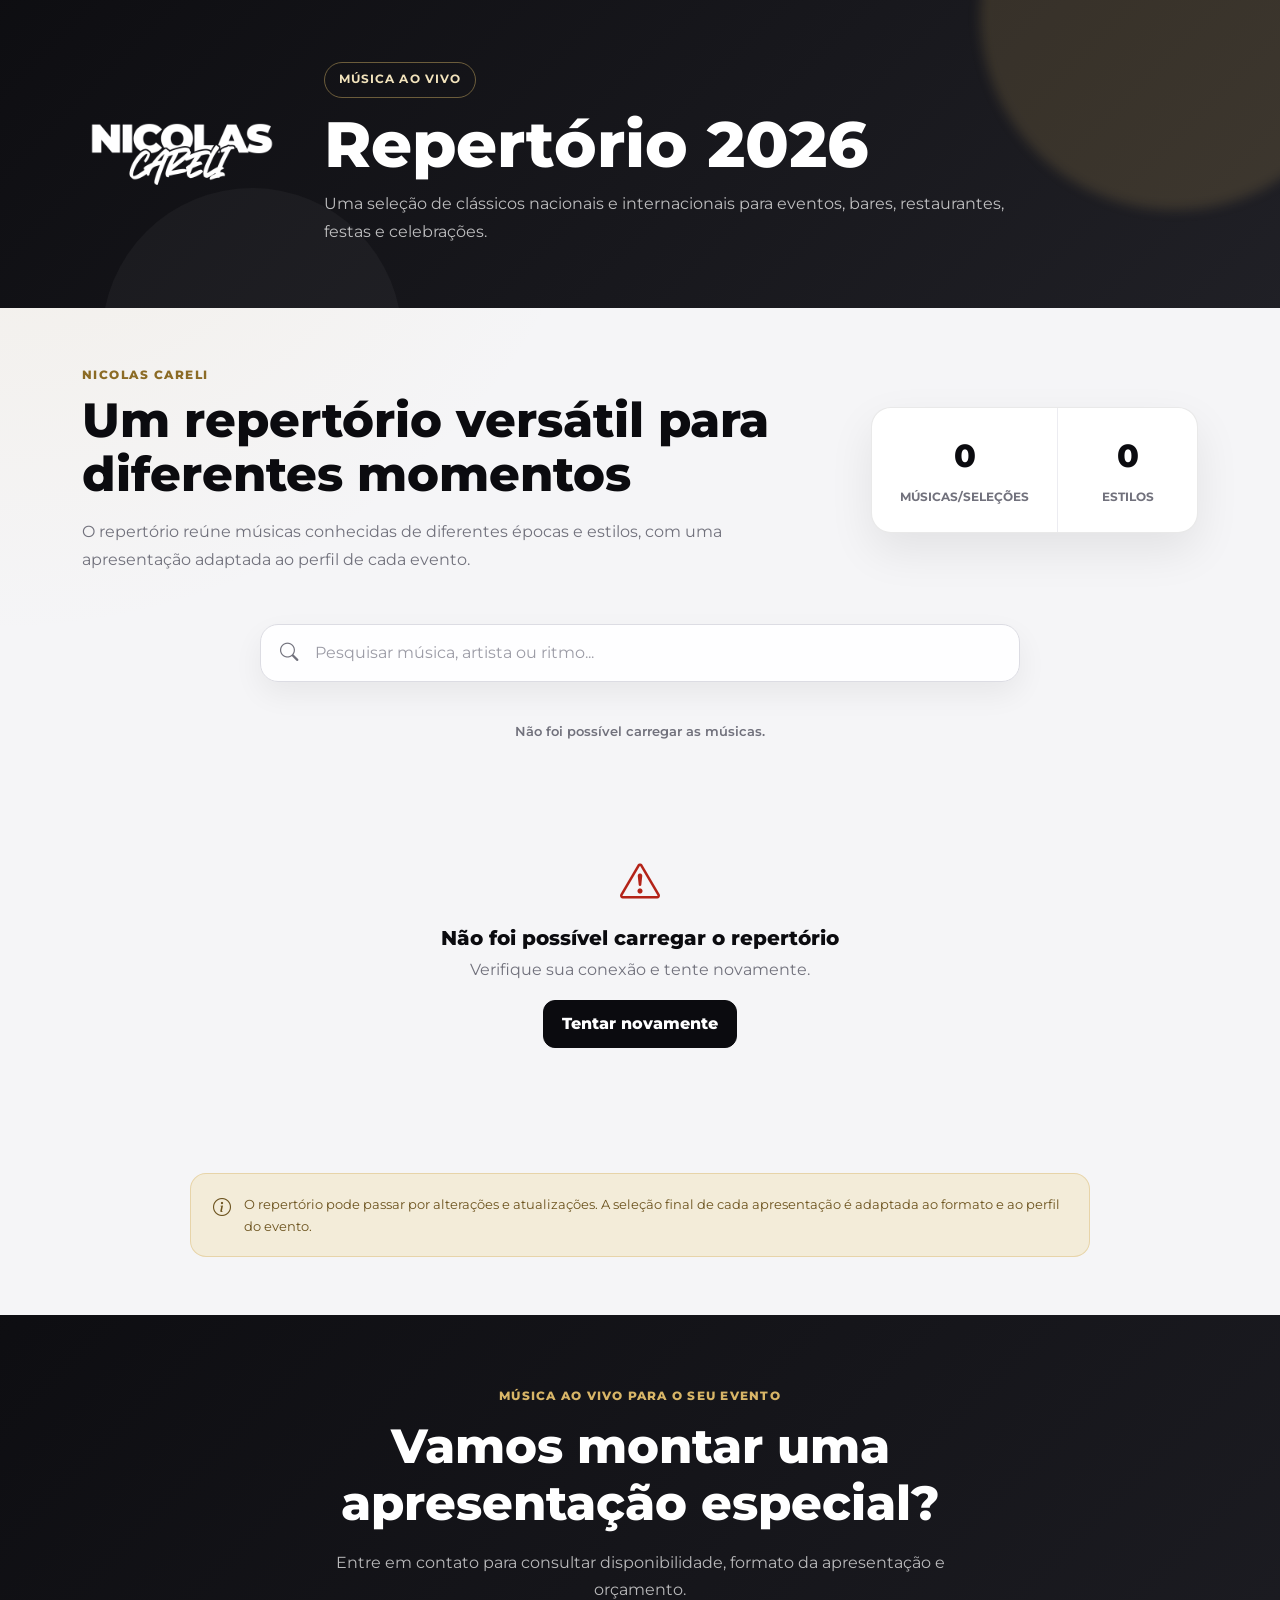
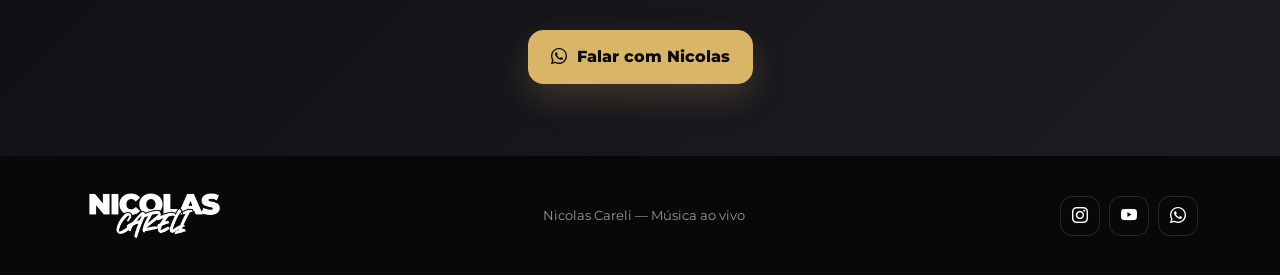
<file: repertorio2026.html>
<!DOCTYPE html>
<html lang="pt-BR">

<head>

    <!-- ==================================================
         CONFIGURAÇÕES DA PÁGINA
    ================================================== -->

    <meta charset="UTF-8">

    <meta name="viewport" content="width=device-width, initial-scale=1.0">

    <title>Repertório 2026 | Nicolas Careli</title>

    <meta name="description" content="Conheça o repertório musical de Nicolas Careli, com clássicos do pop rock, MPB, reggae, soul e rock nacional e internacional.">


    <!-- ==================================================
         BOOTSTRAP
    ================================================== -->

    <link href="https://cdn.jsdelivr.net/npm/bootstrap@5.3.3/dist/css/bootstrap.min.css" rel="stylesheet">


    <!-- ==================================================
         ÍCONES
    ================================================== -->

    <link rel="stylesheet" href="https://cdn.jsdelivr.net/npm/bootstrap-icons@1.11.3/font/bootstrap-icons.min.css">


    <!-- ==================================================
         FONTE
    ================================================== -->

    <link rel="preconnect" href="https://fonts.googleapis.com">

    <link rel="preconnect" href="https://fonts.gstatic.com" crossorigin>

    <link href="https://fonts.googleapis.com/css2?family=Montserrat:wght@400;500;600;700;800&display=swap" rel="stylesheet">


    <!-- ==================================================
         CSS DA PÁGINA
    ================================================== -->

    <link rel="stylesheet" href="./css/repertorio2026.css">

</head>

<body>


    <!-- ==================================================
         CABEÇALHO
    ================================================== -->

    <header class="topo-repertorio">

        <div class="container">

            <div class="topo-conteudo">

                <a href="./index.html">
                    <img src="img/logo/LOGO-NC-2025-W.png" alt="Nicolas Careli" class="logo-repertorio">
                </a>


                <div class="topo-texto">

                    <span class="topo-etiqueta">
                        Música ao vivo
                    </span>

                    <h1>
                        Repertório 2026
                    </h1>

                    <p>
                        Uma seleção de clássicos nacionais e internacionais para eventos, bares, restaurantes, festas e celebrações.
                    </p>

                </div>

            </div>

        </div>

    </header>


    <!-- ==================================================
         INTRODUÇÃO
    ================================================== -->

    <section class="introducao-repertorio">

        <div class="container">

            <div class="introducao-conteudo">

                <div>

                    <span class="subtitulo">
                        Nicolas Careli
                    </span>

                    <h2>
                        Um repertório versátil para diferentes momentos
                    </h2>

                    <p>
                        O repertório reúne músicas conhecidas de diferentes épocas e estilos, com uma apresentação adaptada ao perfil de cada evento.
                    </p>

                </div>


                <div class="resumo-repertorio">

                    <div>

                        <strong id="totalMusicas">
                            0
                        </strong>

                        <span>
                            músicas/Seleções
                        </span>

                    </div>


                    <div>

                        <strong id="totalCategorias">
                            0
                        </strong>

                        <span>
                            estilos
                        </span>

                    </div>

                </div>

            </div>

        </div>

    </section>


    <!-- ==================================================
     PESQUISA E FILTROS
================================================== -->

    <section class="secao-pesquisa">

        <div class="container">

            <div class="pesquisa-repertorio">

                <i class="bi bi-search"></i>

                <input type="search" id="pesquisaRepertorio" placeholder="Pesquisar música, artista ou ritmo...">

            </div>


            <!-- FILTROS DE RITMO -->

            <div id="filtrosCategorias" class="filtros-categorias"></div>


            <!-- QUANTIDADE EXIBIDA -->

            <p id="quantidadeExibida" class="quantidade-exibida">
                Carregando músicas...
            </p>

        </div>

    </section>


    <!-- ==================================================
         CONTEÚDO DO REPERTÓRIO
    ================================================== -->

    <main class="conteudo-repertorio">

        <div class="container">


            <!-- CARREGAMENTO -->

            <div id="carregandoRepertorio" class="estado-repertorio">

                <div class="spinner-border" role="status"></div>

                <p>
                    Carregando repertório...
                </p>

            </div>


            <!-- ERRO -->

            <div id="erroRepertorio" class="estado-repertorio d-none">

                <i class="bi bi-exclamation-triangle"></i>

                <h2>
                    Não foi possível carregar o repertório
                </h2>

                <p>
                    Verifique sua conexão e tente novamente.
                </p>

                <button type="button" id="tentarNovamente" class="botao-tentar">
                    Tentar novamente
                </button>

            </div>


            <!-- NENHUM RESULTADO -->

            <div id="nenhumResultado" class="estado-repertorio d-none">

                <i class="bi bi-music-note"></i>

                <h2>
                    Nenhuma música encontrada
                </h2>

                <p>
                    Tente pesquisar outro nome, artista ou estilo.
                </p>

            </div>


            <!-- CARDS POR ESTILO -->

            <div id="cardsCategorias" class="cards-categorias"></div>

        </div>

    </main>


    <!-- ==================================================
         AVISO
    ================================================== -->

    <section class="aviso-repertorio">

        <div class="container">

            <div class="aviso-conteudo">

                <i class="bi bi-info-circle"></i>

                <p>
                    O repertório pode passar por alterações e atualizações. A seleção final de cada apresentação é adaptada ao formato e ao perfil do evento.
                </p>

            </div>

        </div>

    </section>


    <!-- ==================================================
         CHAMADA PARA CONTRATAÇÃO
    ================================================== -->

    <section class="cta-repertorio">

        <div class="container">

            <div class="cta-conteudo">

                <span>
                    Música ao vivo para o seu evento
                </span>

                <h2>
                    Vamos montar uma apresentação especial?
                </h2>

                <p>
                    Entre em contato para consultar disponibilidade, formato da apresentação e orçamento.
                </p>

                <a href="https://wa.me/5513996722543?text=Olá%2C%20Nicolas!%20Vi%20seu%20repertório%20e%20gostaria%20de%20informações%20sobre%20uma%20apresentação." target="_blank" rel="noopener noreferrer" class="botao-whatsapp">

                    <i class="bi bi-whatsapp"></i> Falar com Nicolas

                </a>

            </div>

        </div>

    </section>


    <!-- ==================================================
         RODAPÉ
    ================================================== -->

    <footer class="rodape-repertorio">

        <div class="container">

            <div class="rodape-conteudo">

                <img src="img/logo/LOGO-NC-2025-W.png" alt="Nicolas Careli">

                <p>
                    Nicolas Careli — Música ao vivo
                </p>

                <div class="redes-repertorio">

                    <a href="https://www.instagram.com/nicolascarelioficial/" target="_blank" rel="noopener noreferrer" aria-label="Instagram">
                        <i class="bi bi-instagram"></i>
                    </a>

                    <a href="https://www.youtube.com/@NicolasCareliOficial" target="_blank" rel="noopener noreferrer" aria-label="YouTube">
                        <i class="bi bi-youtube"></i>
                    </a>

                    <a href="https://wa.me/5513996722543" target="_blank" rel="noopener noreferrer" aria-label="WhatsApp">
                        <i class="bi bi-whatsapp"></i>
                    </a>

                </div>

            </div>

        </div>

    </footer>


    <!-- ==================================================
         JAVASCRIPT
    ================================================== -->

    <script src="https://cdn.jsdelivr.net/npm/bootstrap@5.3.3/dist/js/bootstrap.bundle.min.js"></script>

    <script src="./js/repertorio2026.js"></script>

</body>

</html>
</file>
<file: css/style.css>
/* ==================================================
   CONFIGURAÇÕES GERAIS
================================================== */

:root {
    --preto: #090909;
    --preto-claro: #141414;
    --cinza-card: #1b1b1b;
    --branco: #ffffff;
    --cinza-texto: #b8b8b8;
    --dourado: #b88a3b;
    --dourado-claro: #d4aa62;
    --borda: rgba(255, 255, 255, 0.12);
}

html {
    scroll-behavior: smooth;
}

body {
    margin: 0;
    background-color: var(--preto);
    color: var(--branco);
    font-family: "Montserrat", sans-serif;
    overflow-x: hidden;
}

a {
    text-decoration: none;
}

button,
a {
    transition: 0.25s ease;
}


/* ==================================================
   ANIMAÇÕES AO ROLAR
================================================== */

.animar {
    opacity: 0;
    transform: translateY(28px);
    transition: opacity 0.8s ease, transform 0.8s ease;
    will-change: opacity, transform;
}

.animar.animado {
    opacity: 1;
    transform: translateY(0);
}


/* VARIAÇÕES */

.animar-esquerda {
    transform: translateX(-35px);
}

.animar-direita {
    transform: translateX(35px);
}

.animar-esquerda.animado,
.animar-direita.animado {
    transform: translateX(0);
}


/* ATRASOS LEVES */

.delay-1 {
    transition-delay: 0.1s;
}

.delay-2 {
    transition-delay: 0.2s;
}

.delay-3 {
    transition-delay: 0.3s;
}

.delay-4 {
    transition-delay: 0.4s;
}


/* ACESSIBILIDADE */

@media (prefers-reduced-motion: reduce) {
    .animar,
    .animar-esquerda,
    .animar-direita {
        opacity: 1;
        transform: none;
        transition: none;
    }
}


/* ==================================================
   NAVBAR
================================================== */

.navbar-site {
    padding: 18px 0;
    background: linear-gradient( to bottom, rgba(0, 0, 0, 0.96) 0%, rgba(0, 0, 0, 0.72) 55%, rgba(0, 0, 0, 0) 100%);
}

.navbar-site.navbar-rolagem {
    padding: 10px 0;
    background-color: rgba(9, 9, 9, 0.96);
    backdrop-filter: blur(12px);
    border-bottom: 1px solid var(--borda);
}

.logo-navbar {
    width: 145px;
    height: 48px;
    object-fit: contain;
    object-position: left center;
}

.navbar-nav {
    gap: 7px;
}

.navbar-site .nav-link {
    color: rgba(255, 255, 255, 0.78);
    font-size: 0.84rem;
    font-weight: 600;
    padding: 10px 13px !important;
}

.navbar-site .nav-link:hover {
    color: var(--branco);
}

.btn-destaque {
    display: inline-flex;
    align-items: center;
    justify-content: center;
    background-color: var(--dourado);
    border: 1px solid var(--dourado);
    color: var(--preto);
    border-radius: 4px;
    padding: 12px 20px;
    font-weight: 800;
}

.btn-destaque:hover {
    background-color: var(--dourado-claro);
    border-color: var(--dourado-claro);
    color: var(--preto);
    transform: translateY(-2px);
}


/* ==================================================
   HERO
================================================== */

.hero {
    position: relative;
    min-height: 100vh;
    background-color: var(--preto);
    overflow: hidden;
}

.hero-imagem {
    position: absolute;
    inset: 0;
    background-image: url("../img/fotos/WhatsApp\ Image\ 2024-01-31\ at\ 10.36.13.jpeg");
    background-size: cover;
    background-position: 100% 30%;
    transform: scale(1.01);
}

.hero-overlay {
    position: absolute;
    inset: 0;
    background: linear-gradient( 90deg, rgba(0, 0, 0, 0.96) 0%, rgba(0, 0, 0, 0.76) 40%, rgba(0, 0, 0, 0.22) 72%, rgba(0, 0, 0, 0.15) 100%), linear-gradient( 0deg, rgba(0, 0, 0, 0.76) 0%, rgba(0, 0, 0, 0) 42%);
}

.hero-conteudo {
    position: relative;
    z-index: 2;
}

.hero-conteudo .row {
    padding-top: 70px;
}

.hero-etiqueta,
.secao-etiqueta {
    display: inline-block;
    margin-bottom: 18px;
    color: var(--dourado-claro);
    font-size: 0.76rem;
    font-weight: 800;
    letter-spacing: 0.22rem;
    text-transform: uppercase;
}

.hero-titulo {
    max-width: 750px;
    margin-bottom: 24px;
    font-size: clamp(3rem, 6vw, 6.8rem);
    font-weight: 900;
    line-height: 0.94;
    letter-spacing: -0.06em;
}

.hero-texto {
    max-width: 690px;
    margin-bottom: 35px;
    color: rgba(255, 255, 255, 0.78);
    font-size: clamp(1rem, 1.5vw, 1.25rem);
    line-height: 1.7;
}

.hero-botoes {
    display: flex;
    flex-wrap: wrap;
    gap: 12px;
}

.hero-botoes .btn {
    min-height: 56px;
    border-radius: 4px;
    padding: 15px 24px;
    font-size: 0.9rem;
    font-weight: 800;
}

.hero-scroll {
    position: absolute;
    z-index: 3;
    right: 42px;
    bottom: 35px;
    display: flex;
    align-items: center;
    gap: 12px;
    color: rgba(255, 255, 255, 0.65);
    font-size: 0.7rem;
    font-weight: 700;
    letter-spacing: 0.14rem;
    text-transform: uppercase;
}

.hero-scroll:hover {
    color: var(--branco);
}


/* ==================================================
   FAIXA MUSICAL
================================================== */

.faixa-musical {
    width: 100%;
    overflow: hidden;
    background-color: var(--dourado);
    color: var(--preto);
}

.faixa-conteudo {
    display: flex;
    align-items: center;
    justify-content: center;
    gap: 28px;
    width: max-content;
    min-width: 100%;
    padding: 16px 30px;
    white-space: nowrap;
    font-size: 0.78rem;
    font-weight: 900;
    letter-spacing: 0.12rem;
}

.faixa-conteudo i {
    font-size: 0.28rem;
}


/* ==================================================
   AGENDA
================================================== */

.secao-agenda {
    padding: 110px 0;
    background-color: var(--preto);
}

.agenda-cabecalho {
    display: flex;
    align-items: end;
    justify-content: space-between;
    gap: 30px;
    margin-bottom: 42px;
}

.secao-titulo {
    margin: 0;
    font-size: clamp(2.4rem, 5vw, 4.5rem);
    font-weight: 900;
    letter-spacing: -0.05em;
}

.btn-agenda {
    display: inline-flex;
    align-items: center;
    justify-content: center;
    min-height: 50px;
    border: 1px solid var(--borda);
    background-color: transparent;
    color: var(--branco);
    border-radius: 4px;
    padding: 12px 19px;
    font-size: 0.82rem;
    font-weight: 700;
}

.btn-agenda:hover {
    background-color: var(--branco);
    border-color: var(--branco);
    color: var(--preto);
}

.agenda-scroll {
    display: grid;
    grid-template-columns: repeat(4, minmax(0, 1fr));
    gap: 16px;
}

.card-evento {
    position: relative;
    min-height: 365px;
    display: flex;
    flex-direction: column;
    justify-content: space-between;
    padding: 28px;
    background-color: var(--preto-claro);
    border: 1px solid var(--borda);
    border-radius: 5px;
    overflow: hidden;
}

.card-evento::before {
    content: "";
    position: absolute;
    top: 0;
    left: 0;
    width: 100%;
    height: 3px;
    background-color: var(--dourado);
    transform: scaleX(0);
    transform-origin: left;
    transition: 0.3s ease;
}

.card-evento:hover {
    transform: translateY(-7px);
    border-color: rgba(196, 154, 74, 0.5);
}

.card-evento:hover::before {
    transform: scaleX(1);
}

.evento-data {
    display: flex;
    align-items: end;
    gap: 10px;
}

.evento-dia {
    font-size: 4.6rem;
    font-weight: 900;
    line-height: 0.8;
    letter-spacing: -0.07em;
}

.evento-mes {
    color: var(--dourado-claro);
    font-size: 0.75rem;
    font-weight: 800;
    letter-spacing: 0.12rem;
}

.evento-tipo {
    color: var(--dourado-claro);
    font-size: 0.68rem;
    font-weight: 800;
    letter-spacing: 0.1rem;
    text-transform: uppercase;
}

.evento-informacoes h3 {
    margin: 11px 0 18px;
    font-size: 1.2rem;
    font-weight: 800;
    line-height: 1.35;
}

.evento-informacoes p {
    margin: 8px 0 0;
    color: var(--cinza-texto);
    font-size: 0.8rem;
}

.evento-informacoes p i {
    margin-right: 6px;
    color: var(--dourado);
}

.evento-link,
.evento-privado {
    position: absolute;
    top: 24px;
    right: 24px;
    width: 39px;
    height: 39px;
    display: flex;
    align-items: center;
    justify-content: center;
    border: 1px solid var(--borda);
    color: var(--branco);
    border-radius: 50%;
}

.evento-link:hover {
    background-color: var(--dourado);
    border-color: var(--dourado);
    color: var(--preto);
}

.evento-privado {
    color: var(--cinza-texto);
}


/* ==================================================
   MODAL DA AGENDA
================================================== */

.modal-agenda {
    background-color: var(--preto);
    color: var(--branco);
}

.modal-agenda .modal-header {
    padding: 38px 5%;
    align-items: flex-start;
}

.modal-agenda .modal-title {
    font-size: clamp(2.3rem, 5vw, 5rem);
    font-weight: 900;
    letter-spacing: -0.05em;
}

.btn-fechar-modal {
    width: 52px;
    height: 52px;
    flex-shrink: 0;
    border: 1px solid var(--borda);
    background-color: transparent;
    color: var(--branco);
    border-radius: 50%;
    font-size: 1.2rem;
}

.btn-fechar-modal:hover {
    background-color: var(--branco);
    color: var(--preto);
}

.modal-agenda .modal-body {
    padding: 20px 0 80px;
}

.evento-modal {
    display: grid;
    grid-template-columns: 170px 1fr auto;
    align-items: center;
    gap: 35px;
    padding: 32px 0;
    border-top: 1px solid var(--borda);
}

.evento-modal:last-child {
    border-bottom: 1px solid var(--borda);
}

.evento-modal-data {
    display: flex;
    align-items: end;
    gap: 12px;
}

.evento-modal-data strong {
    font-size: 4.3rem;
    font-weight: 900;
    line-height: 0.8;
    letter-spacing: -0.07em;
}

.evento-modal-data span {
    color: var(--dourado-claro);
    font-size: 0.7rem;
    font-weight: 800;
    letter-spacing: 0.1rem;
}

.evento-modal-info>span {
    color: var(--dourado-claro);
    font-size: 0.67rem;
    font-weight: 800;
    letter-spacing: 0.1rem;
}

.evento-modal-info h3 {
    margin: 8px 0 5px;
    font-size: clamp(1.3rem, 3vw, 2.2rem);
    font-weight: 800;
}

.evento-modal-info p {
    margin: 0;
    color: var(--cinza-texto);
}

.evento-particular {
    color: var(--cinza-texto);
    font-size: 0.78rem;
    font-weight: 700;
}


/* ==================================================
   SOBRE O SHOW
================================================== */

.secao-sobre {
    position: relative;
    padding: 120px 0;
    background-color: #101010;
    overflow: hidden;
}

.secao-sobre::before {
    content: "";
    position: absolute;
    top: -250px;
    right: -250px;
    width: 550px;
    height: 550px;
    border: 1px solid rgba(184, 138, 59, 0.12);
    border-radius: 50%;
}

.sobre-imagem {
    position: relative;
    min-height: 700px;
}

.sobre-imagem img {
    width: 100%;
    height: 700px;
    display: block;
    object-fit: cover;
    object-position: center;
    border-radius: 5px;
    filter: saturate(0.9) contrast(1.05);
}

.sobre-imagem::after {
    content: "";
    position: absolute;
    inset: 0;
    pointer-events: none;
    border: 1px solid rgba(255, 255, 255, 0.12);
    border-radius: 5px;
}

.sobre-selo {
    position: absolute;
    right: -25px;
    bottom: 35px;
    width: 175px;
    height: 175px;
    display: flex;
    align-items: center;
    justify-content: center;
    gap: 10px;
    background-color: var(--dourado);
    color: var(--preto);
    border-radius: 50%;
    transform: rotate(-8deg);
}

.sobre-selo strong {
    font-size: 2.8rem;
    font-weight: 900;
    line-height: 1;
    letter-spacing: -0.07em;
}

.sobre-selo span {
    font-size: 0.67rem;
    font-weight: 800;
    line-height: 1.25;
    text-transform: uppercase;
}

.sobre-conteudo {
    max-width: 610px;
    margin-left: auto;
}

.sobre-titulo {
    margin-bottom: 28px;
    font-size: clamp(1rem, 5vw, 2rem);
    font-weight: 900;
    line-height: 0.98;
    letter-spacing: -0.06em;
}

.sobre-texto {
    margin-bottom: 18px;
    color: var(--cinza-texto);
    font-size: 1rem;
    line-height: 1.8;
}

.sobre-informacoes {
    display: flex;
    flex-direction: column;
    gap: 0;
    margin-top: 35px;
    border-top: 1px solid var(--borda);
}

.sobre-item {
    display: grid;
    grid-template-columns: 45px 1fr;
    gap: 15px;
    padding: 20px 0;
    border-bottom: 1px solid var(--borda);
}

.sobre-item>i {
    color: var(--dourado-claro);
    font-size: 1.25rem;
}

.sobre-item strong,
.sobre-item span {
    display: block;
}

.sobre-item strong {
    margin-bottom: 5px;
    color: var(--branco);
    font-size: 0.9rem;
    font-weight: 800;
}

.sobre-item span {
    color: var(--cinza-texto);
    font-size: 0.78rem;
    line-height: 1.5;
}


/* ==================================================
   VÍDEO PRINCIPAL
================================================== */

.secao-video {
    position: relative;
    padding: 120px 0;
    background-color: var(--preto);
    overflow: hidden;
}

.secao-video::before {
    content: "";
    position: absolute;
    top: 80px;
    left: -280px;
    width: 560px;
    height: 560px;
    border: 1px solid rgba(184, 138, 59, 0.1);
    border-radius: 50%;
    pointer-events: none;
}

.video-cabecalho {
    position: relative;
    z-index: 2;
    display: grid;
    grid-template-columns: 1.5fr 0.7fr;
    align-items: end;
    gap: 60px;
    margin-bottom: 50px;
}

.video-titulo {
    max-width: 850px;
    margin: 0;
    font-size: clamp(2rem, 5.5vw, 2rem);
    font-weight: 900;
    line-height: 0.96;
    letter-spacing: -0.06em;
}

.video-introducao {
    max-width: 600px;
    margin: 0 0 8px auto;
    color: var(--cinza-texto);
    font-size: 0.95rem;
    line-height: 1.8;
}

.video-principal {
    position: relative;
    width: 100%;
    aspect-ratio: 16 / 9;
    background-color: #000000;
    border: 1px solid var(--borda);
    border-radius: 6px;
    overflow: hidden;
    box-shadow: 0 35px 90px rgba(0, 0, 0, 0.4);
}

.video-principal::before {
    content: "";
    position: absolute;
    z-index: 1;
    inset: 0;
    pointer-events: none;
    box-shadow: inset 0 0 0 1px rgba(255, 255, 255, 0.04);
}

.video-principal iframe {
    position: absolute;
    inset: 0;
    width: 100%;
    height: 100%;
    border: 0;
}

.video-rodape {
    display: flex;
    align-items: center;
    justify-content: space-between;
    gap: 30px;
    margin-top: 28px;
}

.video-detalhes {
    display: flex;
    align-items: center;
    flex-wrap: wrap;
    gap: 24px;
}

.video-detalhes span {
    display: inline-flex;
    align-items: center;
    gap: 8px;
    color: var(--cinza-texto);
    font-size: 0.72rem;
    font-weight: 700;
    letter-spacing: 0.05rem;
    text-transform: uppercase;
}

.video-detalhes i {
    color: var(--dourado-claro);
    font-size: 0.95rem;
}


/* ==================================================
   FORMATOS DE APRESENTAÇÃO
================================================== */

.secao-formatos {
    position: relative;
    padding: 120px 0;
    background-color: #101010;
    overflow: hidden;
}

.formatos-cabecalho {
    display: grid;
    grid-template-columns: 1.4fr 0.6fr;
    align-items: end;
    gap: 60px;
    margin-bottom: 55px;
}

.formatos-titulo {
    max-width: 850px;
    margin: 0;
    font-size: clamp(2.8rem, 5vw, 5.5rem);
    font-weight: 900;
    line-height: 0.98;
    letter-spacing: -0.06em;
}

.formatos-introducao {
    max-width: 430px;
    margin: 0 0 8px auto;
    color: var(--cinza-texto);
    font-size: 0.95rem;
    line-height: 1.8;
}

.card-formato {
    position: relative;
    height: 100%;
    min-height: 510px;
    display: flex;
    flex-direction: column;
    padding: 30px;
    background-color: var(--preto-claro);
    border: 1px solid var(--borda);
    border-radius: 5px;
    overflow: hidden;
    transition: 0.3s ease;
}

.card-formato::before {
    content: "";
    position: absolute;
    top: 0;
    left: 0;
    width: 100%;
    height: 3px;
    background-color: var(--dourado);
    transform: scaleX(0);
    transform-origin: left;
    transition: 0.3s ease;
}

.card-formato:hover {
    transform: translateY(-8px);
    border-color: rgba(184, 138, 59, 0.55);
}

.card-formato:hover::before {
    transform: scaleX(1);
}

.card-formato-destaque {
    background: linear-gradient( 145deg, rgba(184, 138, 59, 0.18), rgba(20, 20, 20, 1) 48%);
    border-color: rgba(184, 138, 59, 0.45);
}

.formato-numero {
    position: absolute;
    top: 23px;
    right: 25px;
    color: rgba(255, 255, 255, 0.12);
    font-size: 2.7rem;
    font-weight: 900;
    letter-spacing: -0.08em;
}

.formato-icone {
    width: 55px;
    height: 55px;
    display: flex;
    align-items: center;
    justify-content: center;
    margin-bottom: 65px;
    background-color: rgba(184, 138, 59, 0.1);
    border: 1px solid rgba(184, 138, 59, 0.3);
    border-radius: 50%;
    color: var(--dourado-claro);
    font-size: 1.3rem;
}

.card-formato h3 {
    margin-bottom: 16px;
    font-size: 1.45rem;
    font-weight: 850;
    line-height: 1.25;
}

.card-formato p {
    margin-bottom: 25px;
    color: var(--cinza-texto);
    font-size: 0.84rem;
    line-height: 1.75;
}

.card-formato ul {
    display: flex;
    flex-direction: column;
    gap: 9px;
    margin: 0 0 30px;
    padding: 0;
    list-style: none;
}

.card-formato li {
    position: relative;
    padding-left: 18px;
    color: rgba(255, 255, 255, 0.78);
    font-size: 0.77rem;
}

.card-formato li::before {
    content: "";
    position: absolute;
    top: 7px;
    left: 0;
    width: 5px;
    height: 5px;
    background-color: var(--dourado);
    border-radius: 50%;
}

.formato-link {
    display: flex;
    align-items: center;
    justify-content: space-between;
    gap: 12px;
    margin-top: auto;
    padding-top: 20px;
    border-top: 1px solid var(--borda);
    color: var(--branco);
    font-size: 0.76rem;
    font-weight: 800;
    text-transform: uppercase;
    letter-spacing: 0.04rem;
}

.formato-link i {
    transition: 0.25s ease;
}

.formato-link:hover {
    color: var(--dourado-claro);
}

.formato-link:hover i {
    transform: translateX(5px);
}


/* ==================================================
   CALCULADORA DE ORÇAMENTO
================================================== */

.secao-orcamento {
    position: relative;
    padding: 120px 0;
    background-color: var(--preto);
    overflow: hidden;
}

.orcamento-cabecalho {
    display: grid;
    grid-template-columns: 1.4fr 0.6fr;
    align-items: end;
    gap: 60px;
    margin-bottom: 55px;
}

.orcamento-titulo {
    max-width: 900px;
    margin: 0;
    font-size: clamp(2.8rem, 5vw, 5.5rem);
    font-weight: 900;
    line-height: 0.98;
    letter-spacing: -0.06em;
}

.orcamento-introducao {
    max-width: 430px;
    margin: 0 0 8px auto;
    color: var(--cinza-texto);
    font-size: 0.95rem;
    line-height: 1.8;
}

.calculadora-orcamento {
    background-color: #101010;
    border: 1px solid var(--borda);
    border-radius: 7px;
    overflow: hidden;
}

.calculadora-progresso {
    padding: 30px 40px;
    background-color: rgba(255, 255, 255, 0.018);
    border-bottom: 1px solid var(--borda);
}

.progresso-linha {
    height: 2px;
    margin-bottom: 25px;
    background-color: rgba(255, 255, 255, 0.08);
    overflow: hidden;
}

.progresso-linha span {
    display: block;
    width: 25%;
    height: 100%;
    background-color: var(--dourado);
    transition: width 0.35s ease;
}

.progresso-etapas {
    display: grid;
    grid-template-columns: repeat(4, 1fr);
}

.progresso-item {
    display: flex;
    align-items: center;
    gap: 10px;
    padding: 0;
    background: none;
    border: 0;
    color: rgba(255, 255, 255, 0.35);
    font-size: 0.7rem;
    font-weight: 800;
    text-transform: uppercase;
    letter-spacing: 0.06rem;
    cursor: default;
}

.progresso-item span {
    display: flex;
    align-items: center;
    justify-content: center;
    width: 31px;
    height: 31px;
    border: 1px solid rgba(255, 255, 255, 0.12);
    border-radius: 50%;
    font-size: 0.63rem;
}

.progresso-item.ativo {
    color: var(--branco);
}

.progresso-item.ativo span {
    background-color: var(--dourado);
    border-color: var(--dourado);
    color: var(--preto);
}

.calculadora-conteudo {
    padding: 55px;
}

.calculadora-etapa {
    display: none;
}

.calculadora-etapa.ativa {
    display: block;
    animation: aparecerEtapa 0.35s ease;
}


/* AVISO PARA OUTRAS CIDADES */

.aviso-deslocamento {
    display: block;
    margin-top: -8px;
    margin-bottom: 20px;
    color: var(--dourado-claro);
    font-size: 0.76rem;
    font-weight: 750;
    line-height: 1.5;
}

@keyframes aparecerEtapa {
    from {
        opacity: 0;
        transform: translateY(12px);
    }
    to {
        opacity: 1;
        transform: translateY(0);
    }
}

.calculadora-contador {
    display: block;
    margin-bottom: 15px;
    color: var(--dourado-claro);
    font-size: 0.7rem;
    font-weight: 800;
    text-transform: uppercase;
    letter-spacing: 0.08rem;
}

.calculadora-etapa h3 {
    margin-bottom: 12px;
    font-size: clamp(2rem, 4vw, 2rem);
    font-weight: 900;
    letter-spacing: -0.045em;
}

.calculadora-descricao {
    max-width: 650px;
    margin-bottom: 40px;
    color: var(--cinza-texto);
    line-height: 1.75;
}

.opcoes-evento {
    display: grid;
    grid-template-columns: repeat(4, 1fr);
    gap: 18px;
}

.opcao-calculadora,
.opcao-pequena,
.opcao-horizontal {
    cursor: pointer;
}

.opcao-calculadora input,
.opcao-pequena input,
.opcao-horizontal input {
    position: absolute;
    opacity: 0;
    pointer-events: none;
}

.opcao-conteudo {
    min-height: 235px;
    display: flex;
    flex-direction: column;
    padding: 28px;
    background-color: rgba(255, 255, 255, 0.025);
    border: 1px solid var(--borda);
    border-radius: 5px;
    transition: 0.25s ease;
}

.opcao-conteudo i {
    margin-bottom: 55px;
    color: var(--dourado-claro);
    font-size: 1.5rem;
}

.opcao-conteudo strong {
    margin-bottom: 9px;
    font-size: 0.95rem;
}

.opcao-conteudo small {
    color: var(--cinza-texto);
    font-size: 0.75rem;
    line-height: 1.55;
}

.opcao-calculadora input:checked+.opcao-conteudo {
    background-color: rgba(184, 138, 59, 0.1);
    border-color: var(--dourado);
    transform: translateY(-4px);
}

.campo-label {
    display: block;
    margin-bottom: 9px;
    color: rgba(255, 255, 255, 0.75);
    font-size: 0.72rem;
    font-weight: 800;
    text-transform: uppercase;
    letter-spacing: 0.05rem;
}

.campo-calculadora {
    width: 100%;
    height: 55px;
    padding: 0 17px;
    background-color: rgba(255, 255, 255, 0.025);
    border: 1px solid var(--borda);
    border-radius: 4px;
    color: var(--branco);
    outline: none;
    transition: 0.2s ease;
}

.campo-calculadora:focus {
    border-color: var(--dourado);
}

.campo-calculadora option {
    background-color: #151515;
    color: var(--branco);
}

.calculadora-subtitulo {
    margin: 35px 0 18px;
    color: var(--branco);
    font-size: 0.77rem;
    font-weight: 800;
    text-transform: uppercase;
    letter-spacing: 0.06rem;
}

.opcoes-duracao {
    display: grid;
    grid-template-columns: repeat(3, 1fr);
    gap: 18px;
}

.opcao-pequena>span {
    display: flex;
    flex-direction: column;
    padding: 24px;
    background-color: rgba(255, 255, 255, 0.025);
    border: 1px solid var(--borda);
    border-radius: 5px;
    transition: 0.25s ease;
}

.opcao-pequena strong {
    margin-bottom: 7px;
    font-size: 1.6rem;
}

.opcao-pequena small {
    color: var(--cinza-texto);
}

.opcao-pequena input:checked+span {
    background-color: rgba(184, 138, 59, 0.1);
    border-color: var(--dourado);
}

.opcoes-som {
    display: grid;
    grid-template-columns: 1fr 1fr;
    gap: 18px;
}

.opcao-horizontal>span {
    display: flex;
    align-items: center;
    gap: 17px;
    min-height: 100px;
    padding: 23px;
    background-color: rgba(255, 255, 255, 0.025);
    border: 1px solid var(--borda);
    border-radius: 5px;
    transition: 0.25s ease;
}

.opcao-horizontal i {
    color: var(--dourado-claro);
    font-size: 1.4rem;
}

.opcao-horizontal strong,
.opcao-horizontal small {
    display: block;
}

.opcao-horizontal strong {
    margin-bottom: 5px;
    font-size: 0.85rem;
}

.opcao-horizontal small {
    color: var(--cinza-texto);
    font-size: 0.73rem;
}

.opcao-horizontal input:checked+span {
    background-color: rgba(184, 138, 59, 0.1);
    border-color: var(--dourado);
}

.calculadora-botoes {
    display: flex;
    align-items: center;
    justify-content: space-between;
    gap: 15px;
    margin-top: 45px;
    padding-top: 30px;
    border-top: 1px solid var(--borda);
}

.btn-calculadora {
    min-height: 50px;
    display: inline-flex;
    align-items: center;
    justify-content: center;
    gap: 10px;
    padding: 0 25px;
    border-radius: 3px;
    font-size: 0.72rem;
    font-weight: 850;
    text-transform: uppercase;
    letter-spacing: 0.04rem;
    transition: 0.25s ease;
}

.btn-proximo {
    background-color: var(--dourado);
    border: 1px solid var(--dourado);
    color: var(--preto);
}

.btn-proximo:hover {
    transform: translateY(-2px);
    background-color: var(--dourado-claro);
}

.btn-voltar,
.btn-reiniciar {
    background: transparent;
    border: 1px solid var(--borda);
    color: var(--branco);
}

.btn-voltar:hover,
.btn-reiniciar:hover {
    border-color: var(--dourado);
    color: var(--dourado-claro);
}

.resumo-orcamento {
    display: grid;
    grid-template-columns: 1.15fr 0.85fr;
    gap: 60px;
}

.resumo-lista {
    border-top: 1px solid var(--borda);
}

.resumo-item {
    display: flex;
    justify-content: space-between;
    gap: 25px;
    padding: 17px 0;
    border-bottom: 1px solid var(--borda);
}

.resumo-item span {
    color: var(--cinza-texto);
    font-size: 0.76rem;
}

.resumo-item strong {
    font-size: 0.78rem;
    text-align: right;
}

.resumo-valor {
    display: flex;
    flex-direction: column;
    justify-content: center;
    padding: 38px;
    background: linear-gradient( 145deg, rgba(184, 138, 59, 0.16), rgba(255, 255, 255, 0.02));
    border: 1px solid rgba(184, 138, 59, 0.35);
    border-radius: 5px;
}

.resumo-valor>span {
    margin-bottom: 10px;
    color: var(--cinza-texto);
    font-size: 0.72rem;
    font-weight: 800;
    text-transform: uppercase;
}

.resumo-valor>strong {
    margin-bottom: 18px;
    font-size: clamp(2.3rem, 5vw, 4.2rem);
    font-weight: 900;
    letter-spacing: -0.06em;
}

.resumo-valor p {
    margin-bottom: 25px;
    color: var(--cinza-texto);
    font-size: 0.72rem;
    line-height: 1.6;
}

.btn-whatsapp-orcamento {
    min-height: 54px;
    display: flex;
    align-items: center;
    justify-content: center;
    gap: 10px;
    background-color: #25d366;
    border-radius: 3px;
    color: #071c0e;
    font-size: 0.74rem;
    font-weight: 900;
    text-transform: uppercase;
    transition: 0.25s ease;
}

.btn-whatsapp-orcamento:hover {
    color: #071c0e;
    transform: translateY(-3px);
}

.btn-pdf-orcamento {
    min-height: 54px;
    display: flex;
    align-items: center;
    justify-content: center;
    gap: 10px;
    background-color: #a77a00;
    border-radius: 3px;
    color: #071c0e;
    font-size: 0.74rem;
    font-weight: 900;
    text-transform: uppercase;
    transition: 0.25s ease;
}


/* ==================================================
   LOCAIS ONDE JÁ ME APRESENTEI
================================================== */

.secao-locais {
    position: relative;
    padding: 115px 0 125px;
    background-color: #101010;
    overflow: hidden;
}

.locais-cabecalho {
    max-width: 850px;
    margin-bottom: 60px;
}

.locais-titulo {
    max-width: 800px;
    margin: 0 0 25px;
    font-size: clamp(2.8rem, 5vw, 5.2rem);
    font-weight: 900;
    line-height: 0.98;
    letter-spacing: -0.06em;
}

.locais-introducao {
    max-width: 620px;
    margin: 0;
    color: var(--cinza-texto);
    font-size: 0.95rem;
    line-height: 1.8;
}


/* ÁREA EXTERNA DO CARROSSEL */

.logos-carrossel {
    position: relative;
    width: 100%;
    padding: 28px 0;
    border-top: 1px solid var(--borda);
    border-bottom: 1px solid var(--borda);
    overflow: hidden;
}


/* TRILHO QUE SE MOVIMENTA */

.logos-trilho {
    display: flex;
    width: max-content;
    animation: movimentarLogos 32s linear infinite;
}


/* PAUSA QUANDO PASSAR O MOUSE */

.logos-carrossel:hover .logos-trilho {
    animation-play-state: paused;
}


/* CADA GRUPO POSSUI TODOS OS LOGOS */

.logos-grupo {
    display: flex;
    align-items: center;
    flex-shrink: 0;
    gap: 40px;
    padding-right: 40px;
}


/* CARD DE CADA LOGO */

.logo-local {
    width: 220px;
    height: 125px;
    flex-shrink: 0;
    display: flex;
    align-items: center;
    justify-content: center;
    padding: 27px 35px;
    background-color: rgba(255, 255, 255, 0.025);
    border: 1px solid rgba(255, 255, 255, 0.07);
    border-radius: 5px;
    transition: background-color 0.25s ease, border-color 0.25s ease, transform 0.25s ease;
}

.logo-local img {
    display: block;
    max-width: 100%;
    max-height: 120px;
    object-fit: contain;
    filter: grayscale(1);
    opacity: 0.55;
    transition: filter 0.25s ease, opacity 0.25s ease, transform 0.25s ease;
}


/* EFEITO AO PASSAR O MOUSE */

.logo-local:hover {
    background-color: rgba(184, 138, 59, 0.07);
    border-color: rgba(184, 138, 59, 0.35);
    transform: translateY(-4px);
}

.logo-local:hover img {
    filter: grayscale(0);
    opacity: 1;
    transform: scale(1.04);
}


/* SOMBRAS LATERAIS PARA SUAVIZAR A ENTRADA DOS LOGOS */

.logos-sombra {
    position: absolute;
    z-index: 3;
    top: 0;
    bottom: 0;
    width: 130px;
    pointer-events: none;
}

.logos-sombra-esquerda {
    left: 0;
    background: linear-gradient( 90deg, #101010 0%, rgba(16, 16, 16, 0) 100%);
}

.logos-sombra-direita {
    right: 0;
    background: linear-gradient( 270deg, #101010 0%, rgba(16, 16, 16, 0) 100%);
}


/* MOVIMENTO CONTÍNUO */

@keyframes movimentarLogos {
    from {
        transform: translateX(0);
    }
    to {
        transform: translateX(-50%);
    }
}


/* RESPEITA USUÁRIOS QUE DESATIVAM ANIMAÇÕES */

@media (prefers-reduced-motion: reduce) {
    .logos-trilho {
        animation-play-state: paused;
    }
}


/* ==================================================
   CTA FINAL
================================================== */

.secao-cta {
    position: relative;
    padding: 130px 0;
    background: #0b0b0b;
    overflow: hidden;
}

.cta-box {
    position: relative;
    padding: 90px 80px;
    border: 1px solid rgba(255, 255, 255, .08);
    border-radius: 8px;
    background: radial-gradient(circle at top right, rgba(184, 138, 59, .18), transparent 45%), linear-gradient( 145deg, #171717, #0f0f0f);
    text-align: center;
    overflow: hidden;
}

.cta-detalhe {
    position: absolute;
    width: 500px;
    height: 500px;
    right: -220px;
    top: -220px;
    border-radius: 50%;
    border: 1px solid rgba(184, 138, 59, .10);
}

.cta-titulo {
    max-width: 900px;
    margin: 20px auto 25px;
    font-size: clamp(3rem, 6vw, 6rem);
    line-height: .95;
    letter-spacing: -.06em;
    font-weight: 900;
}

.cta-texto {
    max-width: 720px;
    margin: auto;
    color: var(--cinza-texto);
    font-size: 1.05rem;
    line-height: 1.9;
}

.cta-botoes {
    display: flex;
    justify-content: center;
    gap: 18px;
    flex-wrap: wrap;
    margin-top: 50px;
}

.cta-botoes .btn {
    min-width: 220px;
    min-height: 58px;
    display: flex;
    align-items: center;
    justify-content: center;
    border-radius: 4px;
    font-weight: 700;
    transition: .25s;
}

.cta-botoes .btn-outline-light {
    border-color: rgba(255, 255, 255, .12);
}

.cta-botoes .btn:hover {
    transform: translateY(-4px);
}


/* ==================================================
   RODAPÉ
================================================== */

.rodape {
    position: relative;
    background-color: #080808;
    color: #ffffff;
}

.rodape-linha {
    width: 100%;
    height: 1px;
    background: linear-gradient( 90deg, transparent, var(--dourado), transparent);
}

.rodape-conteudo {
    padding-top: 90px;
    padding-bottom: 80px;
}


/* LOGO */

.rodape-logo {
    display: inline-flex;
    flex-direction: column;
    margin-bottom: 28px;
    color: #ffffff;
    font-size: clamp(2.6rem, 4vw, 4.5rem);
    font-weight: 900;
    line-height: 0.78;
    letter-spacing: -0.07em;
    text-decoration: none;
}

.rodape-logo span {
    color: var(--dourado);
}

.rodape-logo:hover {
    color: #ffffff;
}

.rodape-descricao {
    max-width: 360px;
    margin: 0;
    color: var(--cinza-texto);
    font-size: 0.92rem;
    line-height: 1.8;
}


/* REDES SOCIAIS */

.rodape-redes {
    display: flex;
    gap: 12px;
    margin-top: 30px;
}

.rodape-redes a {
    width: 42px;
    height: 42px;
    display: flex;
    align-items: center;
    justify-content: center;
    color: #ffffff;
    border: 1px solid rgba(255, 255, 255, 0.1);
    border-radius: 50%;
    text-decoration: none;
    transition: color 0.25s ease, border-color 0.25s ease, background-color 0.25s ease, transform 0.25s ease;
}

.rodape-redes a:hover {
    color: var(--dourado);
    border-color: rgba(184, 138, 59, 0.45);
    background-color: rgba(184, 138, 59, 0.08);
    transform: translateY(-4px);
}


/* TÍTULOS */

.rodape-titulo {
    margin-bottom: 26px;
    color: #ffffff;
    font-size: 0.76rem;
    font-weight: 800;
    letter-spacing: 0.18em;
    text-transform: uppercase;
}


/* LINKS DE NAVEGAÇÃO */

.rodape-links {
    display: flex;
    flex-direction: column;
    align-items: flex-start;
    gap: 14px;
}

.rodape-links a {
    position: relative;
    color: var(--cinza-texto);
    font-size: 0.9rem;
    text-decoration: none;
    transition: color 0.25s ease, padding-left 0.25s ease;
}

.rodape-links a::before {
    position: absolute;
    top: 50%;
    left: 0;
    width: 0;
    height: 1px;
    content: "";
    background-color: var(--dourado);
    transform: translateY(-50%);
    transition: width 0.25s ease;
}

.rodape-links a:hover {
    padding-left: 18px;
    color: #ffffff;
}

.rodape-links a:hover::before {
    width: 10px;
}


/* CONTATOS */

.rodape-contatos {
    display: flex;
    flex-direction: column;
    gap: 22px;
}

.rodape-contatos a,
.rodape-contato-item {
    display: flex;
    align-items: flex-start;
    gap: 13px;
    color: #ffffff;
    font-size: 0.86rem;
    line-height: 1.5;
    text-decoration: none;
}

.rodape-contatos i {
    margin-top: 3px;
    color: var(--dourado);
    font-size: 1rem;
}

.rodape-contatos span {
    display: flex;
    flex-direction: column;
    word-break: break-word;
}

.rodape-contatos small {
    margin-bottom: 3px;
    color: var(--cinza-texto);
    font-size: 0.7rem;
    letter-spacing: 0.08em;
    text-transform: uppercase;
}

.rodape-contatos a:hover {
    color: var(--dourado);
}


/* CIDADES */

.rodape-regiao-texto {
    margin-bottom: 18px;
    color: var(--cinza-texto);
    font-size: 0.88rem;
    line-height: 1.7;
}

.rodape-cidades {
    display: flex;
    flex-wrap: wrap;
    gap: 9px;
}

.rodape-cidades span {
    padding: 7px 11px;
    color: #bcbcbc;
    font-size: 0.72rem;
    border: 1px solid rgba(255, 255, 255, 0.08);
    border-radius: 3px;
    background-color: rgba(255, 255, 255, 0.025);
}


/* PARTE INFERIOR */

.rodape-inferior {
    min-height: 95px;
    display: grid;
    grid-template-columns: 1fr auto 1fr;
    align-items: center;
    gap: 30px;
    padding: 25px 0;
    border-top: 1px solid rgba(255, 255, 255, 0.07);
}

.rodape-inferior p {
    margin: 0;
    color: #777777;
    font-size: 0.72rem;
}

.rodape-frase {
    text-align: center;
}

.rodape-voltar-topo {
    justify-self: end;
    display: inline-flex;
    align-items: center;
    gap: 8px;
    color: #a7a7a7;
    font-size: 0.72rem;
    font-weight: 700;
    letter-spacing: 0.06em;
    text-decoration: none;
    text-transform: uppercase;
    transition: color 0.25s ease;
}

.rodape-voltar-topo:hover {
    color: var(--dourado);
}

.rodape-voltar-topo i {
    transition: transform 0.25s ease;
}

.rodape-voltar-topo:hover i {
    transform: translateY(-4px);
}


/* ==================================================
   MOMENTOS NO PALCO
================================================== */

.secao-galeria {
    position: relative;
    padding: 120px 0;
    background-color: #0b0b0b;
    overflow: hidden;
}


/* CABEÇALHO */

.galeria-cabecalho {
    display: flex;
    align-items: flex-end;
    justify-content: space-between;
    gap: 50px;
    margin-bottom: 60px;
}

.galeria-textos {
    max-width: 830px;
}

.galeria-titulo {
    max-width: 820px;
    margin: 18px 0 25px;
    font-size: clamp(2.8rem, 5vw, 5.2rem);
    font-weight: 900;
    line-height: 0.98;
    letter-spacing: -0.06em;
}

.galeria-introducao {
    max-width: 610px;
    margin: 0;
    color: var(--cinza-texto);
    font-size: 0.95rem;
    line-height: 1.8;
}


/* LINK SUPERIOR PARA O INSTAGRAM */

.galeria-instagram {
    flex-shrink: 0;
    display: inline-flex;
    align-items: center;
    gap: 12px;
    padding-bottom: 8px;
    color: #ffffff;
    font-size: 0.78rem;
    font-weight: 700;
    letter-spacing: 0.05em;
    border-bottom: 1px solid rgba(255, 255, 255, 0.16);
    text-decoration: none;
    text-transform: uppercase;
    transition: color 0.25s ease, border-color 0.25s ease;
}

.galeria-instagram:hover {
    color: var(--dourado);
    border-color: var(--dourado);
}


/* ÁREA EXTERNA */

.galeria-carrossel {
    position: relative;
    width: 100%;
    overflow: hidden;
}


/* TRILHO INFINITO */

.galeria-trilho {
    display: flex;
    width: max-content;
    animation: movimentarGaleria 55s linear infinite;
}

.galeria-carrossel:hover .galeria-trilho {
    animation-play-state: paused;
}


/* GRUPO COM TODAS AS FOTOS */

.galeria-grupo {
    display: flex;
    flex-shrink: 0;
    gap: 22px;
    padding-right: 22px;
}


/* CARD DA FOTO */

.galeria-foto {
    position: relative;
    width: 310px;
    height: 390px;
    flex-shrink: 0;
    display: block;
    border-radius: 6px;
    background-color: #171717;
    overflow: hidden;
}

.galeria-foto img {
    width: 100%;
    height: 100%;
    display: block;
    object-fit: cover;
    transform: scale(1.01);
    transition: transform 0.5s ease, filter 0.5s ease;
}

.galeria-foto-overlay {
    position: absolute;
    inset: 0;
    display: flex;
    align-items: center;
    justify-content: center;
    color: #ffffff;
    font-size: 1.8rem;
    background: linear-gradient( 180deg, transparent 45%, rgba(0, 0, 0, 0.55) 100%);
    opacity: 0;
    transition: opacity 0.3s ease;
}

.galeria-foto:hover img {
    transform: scale(1.07);
    filter: brightness(0.78);
}

.galeria-foto:hover .galeria-foto-overlay {
    opacity: 1;
}


/* SOMBRAS NAS LATERAIS */

.galeria-sombra {
    position: absolute;
    z-index: 3;
    top: 0;
    bottom: 0;
    width: 120px;
    pointer-events: none;
}

.galeria-sombra-esquerda {
    left: 0;
    background: linear-gradient( 90deg, #0b0b0b, transparent);
}

.galeria-sombra-direita {
    right: 0;
    background: linear-gradient( 270deg, #0b0b0b, transparent);
}


/* CONTEÚDO ABAIXO DAS FOTOS */

.galeria-rodape {
    display: flex;
    align-items: center;
    justify-content: space-between;
    gap: 30px;
    margin-top: 48px;
    padding-top: 30px;
    border-top: 1px solid rgba(255, 255, 255, 0.07);
}

.galeria-rodape p {
    margin: 0;
    color: var(--cinza-texto);
    font-size: 0.88rem;
}

.galeria-rodape .btn {
    min-height: 50px;
    display: inline-flex;
    align-items: center;
    justify-content: center;
    padding-right: 24px;
    padding-left: 24px;
    border-color: rgba(255, 255, 255, 0.14);
    border-radius: 4px;
    font-size: 0.78rem;
    font-weight: 700;
}


/* MOVIMENTO INFINITO */

@keyframes movimentarGaleria {
    from {
        transform: translateX(0);
    }
    to {
        transform: translateX(-50%);
    }
}


/* ACESSIBILIDADE */

@media (prefers-reduced-motion: reduce) {
    .galeria-trilho {
        animation-play-state: paused;
    }
}

.evento-semana {
    display: block;
    margin-bottom: 6px;
    color: var(--dourado);
    font-size: 0.72rem;
    font-weight: 700;
    letter-spacing: 0.08em;
}


/* ==================================================
   BOTÃO FLUTUANTE DO WHATSAPP
================================================== */

.whatsapp-flutuante {
    position: fixed;
    z-index: 999;
    right: 28px;
    bottom: 28px;
    display: inline-flex;
    align-items: center;
    gap: 10px;
    min-height: 58px;
    padding: 0 20px;
    color: #ffffff;
    background: #25d366;
    border: 1px solid rgba(255, 255, 255, 0.18);
    border-radius: 999px;
    font-size: 0.82rem;
    font-weight: 800;
    letter-spacing: 0.02em;
    text-decoration: none;
    box-shadow: 0 10px 30px rgba(0, 0, 0, 0.28), 0 0 0 0 rgba(37, 211, 102, 0.35);
    transition: transform 0.25s ease, box-shadow 0.25s ease, filter 0.25s ease;
    animation: pulsoWhatsApp 2.8s infinite;
}

.whatsapp-flutuante i {
    font-size: 1.45rem;
    line-height: 1;
}

.whatsapp-flutuante:hover {
    color: #ffffff;
    transform: translateY(-4px);
    filter: brightness(1.05);
    box-shadow: 0 16px 35px rgba(0, 0, 0, 0.34), 0 0 0 8px rgba(37, 211, 102, 0.12);
}

.whatsapp-flutuante:focus-visible {
    outline: 2px solid #ffffff;
    outline-offset: 4px;
}


/* ANIMAÇÃO LEVE */

@keyframes pulsoWhatsApp {
    0% {
        box-shadow: 0 10px 30px rgba(0, 0, 0, 0.28), 0 0 0 0 rgba(37, 211, 102, 0.35);
    }
    70% {
        box-shadow: 0 10px 30px rgba(0, 0, 0, 0.28), 0 0 0 12px rgba(37, 211, 102, 0);
    }
    100% {
        box-shadow: 0 10px 30px rgba(0, 0, 0, 0.28), 0 0 0 0 rgba(37, 211, 102, 0);
    }
}


/* ==================================================
   TABLET E CELULAR
================================================== */

@media (max-width: 991px) {
    .navbar-collapse {
        margin-top: 15px;
        padding: 20px;
        background-color: rgba(9, 9, 9, 0.98);
        border: 1px solid var(--borda);
    }
    .hero-imagem {
        background-position: 62% center;
    }
    .hero-overlay {
        background: linear-gradient( 90deg, rgba(0, 0, 0, 0.94) 0%, rgba(0, 0, 0, 0.65) 70%, rgba(0, 0, 0, 0.3) 100%), linear-gradient( 0deg, rgba(0, 0, 0, 0.85) 0%, rgba(0, 0, 0, 0.1) 60%);
    }
    .agenda-scroll {
        display: flex;
        gap: 15px;
        overflow-x: auto;
        scroll-snap-type: x mandatory;
        padding: 4px 20px 20px 0;
        scrollbar-width: none;
    }
    .agenda-scroll::-webkit-scrollbar {
        display: none;
    }
    .card-evento {
        min-width: 310px;
        width: 310px;
        scroll-snap-align: start;
    }
    .secao-sobre {
        padding: 90px 0;
    }
    .sobre-conteudo {
        max-width: none;
        margin-left: 0;
    }
    .sobre-selo {
        right: 20px;
    }
    .secao-video {
        padding: 90px 0;
    }
    .video-cabecalho {
        grid-template-columns: 1fr;
        gap: 25px;
    }
    .video-introducao {
        max-width: 620px;
        margin-left: 0;
    }
    .secao-formatos {
        padding: 90px 0;
    }
    .formatos-cabecalho {
        grid-template-columns: 1fr;
        gap: 25px;
    }
    .formatos-introducao {
        max-width: 620px;
        margin-left: 0;
    }
    .secao-orcamento {
        padding: 90px 0;
    }
    .orcamento-cabecalho {
        grid-template-columns: 1fr;
        gap: 25px;
    }
    .orcamento-introducao {
        max-width: 620px;
        margin-left: 0;
    }
    .opcoes-evento {
        grid-template-columns: repeat(2, 1fr);
    }
    .resumo-orcamento {
        grid-template-columns: 1fr;
        gap: 35px;
    }
    .secao-locais {
        padding: 90px 0 100px;
    }
    .locais-cabecalho {
        margin-bottom: 45px;
    }
    .logo-local {
        width: 190px;
        height: 110px;
        padding: 24px 30px;
    }
    .logos-grupo {
        gap: 25px;
        padding-right: 25px;
    }
    .cta-box {
        padding: 70px 40px;
    }
    .cta-titulo {
        font-size: clamp(2.7rem, 8vw, 4.5rem);
    }
    .rodape-conteudo {
        padding-top: 75px;
        padding-bottom: 65px;
    }
    .rodape-inferior {
        grid-template-columns: 1fr 1fr;
    }
    .rodape-frase {
        display: none;
    }
    .secao-galeria {
        padding: 90px 0;
    }
    .galeria-cabecalho {
        align-items: flex-start;
        flex-direction: column;
        gap: 30px;
        margin-bottom: 45px;
    }
    .galeria-foto {
        width: 270px;
        height: 345px;
    }
    .galeria-sombra {
        width: 75px;
    }
}

@media (max-width: 767px) {
    .navbar-site {
        padding: 12px 0;
    }
    .logo-navbar {
        width: 115px;
        height: 40px;
    }
    .hero-conteudo {
        padding-top: 90px;
    }
    .hero-imagem {
        background-position: 59% center;
    }
    .hero-overlay {
        background: linear-gradient( 0deg, rgba(0, 0, 0, 0.98) 0%, rgba(0, 0, 0, 0.78) 46%, rgba(0, 0, 0, 0.24) 100%);
    }
    .hero-titulo {
        max-width: 550px;
        font-size: clamp(2.8rem, 14vw, 4.8rem);
    }
    .hero-texto {
        max-width: 520px;
        font-size: 0.95rem;
    }
    .hero-botoes {
        flex-direction: column;
    }
    .hero-botoes .btn {
        width: 100%;
    }
    .hero-scroll {
        display: none;
    }
    .faixa-conteudo {
        justify-content: flex-start;
    }
    .secao-agenda {
        padding: 75px 0;
    }
    .agenda-cabecalho {
        margin-bottom: 30px;
    }
    .card-evento {
        min-width: 84vw;
        width: 84vw;
        min-height: 340px;
    }
    .evento-modal {
        grid-template-columns: 90px 1fr;
        gap: 20px;
    }
    .evento-modal>.btn,
    .evento-particular {
        grid-column: 1 / -1;
        width: 100%;
    }
    .evento-modal-data {
        align-items: flex-start;
        flex-direction: column;
        gap: 4px;
    }
    .evento-modal-data strong {
        font-size: 3.2rem;
    }
    .modal-agenda .modal-header {
        padding: 25px 20px;
    }
    .btn-fechar-modal {
        width: 44px;
        height: 44px;
    }
    .secao-sobre {
        padding: 75px 0;
    }
    .sobre-imagem,
    .sobre-imagem img {
        min-height: 480px;
        height: 480px;
    }
    .sobre-selo {
        right: 15px;
        bottom: 20px;
        width: 135px;
        height: 135px;
    }
    .sobre-selo strong {
        font-size: 2.2rem;
    }
    .sobre-selo span {
        font-size: 0.56rem;
    }
    .sobre-titulo {
        font-size: clamp(2.5rem, 12vw, 4rem);
    }
    .secao-video {
        padding: 75px 0;
    }
    .video-cabecalho {
        margin-bottom: 30px;
    }
    .video-titulo {
        font-size: clamp(2.5rem, 12vw, 4rem);
    }
    .video-principal {
        border-radius: 4px;
    }
    .video-rodape {
        align-items: stretch;
        flex-direction: column;
        margin-top: 22px;
    }
    .video-detalhes {
        gap: 15px;
    }
    .video-rodape .btn {
        width: 100%;
    }
    .secao-formatos {
        padding: 75px 0;
    }
    .formatos-cabecalho {
        margin-bottom: 35px;
    }
    .formatos-titulo {
        font-size: clamp(2.5rem, 12vw, 4rem);
    }
    .card-formato {
        min-height: auto;
    }
    .formato-icone {
        margin-bottom: 50px;
    }
    .secao-orcamento {
        padding: 75px 0;
    }
    .orcamento-cabecalho {
        margin-bottom: 35px;
    }
    .orcamento-titulo {
        font-size: clamp(2.5rem, 12vw, 4rem);
    }
    .calculadora-progresso {
        padding: 22px 18px;
    }
    .progresso-item {
        justify-content: center;
        font-size: 0;
    }
    .progresso-item span {
        font-size: 0.63rem;
    }
    .calculadora-conteudo {
        padding: 35px 20px;
    }
    .opcoes-evento,
    .opcoes-duracao,
    .opcoes-som {
        grid-template-columns: 1fr;
    }
    .opcao-conteudo {
        min-height: auto;
    }
    .opcao-conteudo i {
        margin-bottom: 35px;
    }
    .calculadora-botoes {
        align-items: stretch;
        flex-direction: column-reverse;
    }
    .calculadora-botoes>span {
        display: none;
    }
    .btn-calculadora {
        width: 100%;
    }
    .resumo-item {
        align-items: flex-start;
        flex-direction: column;
        gap: 7px;
    }
    .resumo-item strong {
        text-align: left;
    }
    .resumo-valor {
        padding: 28px 22px;
    }
    .secao-locais {
        padding: 75px 0 85px;
    }
    .locais-cabecalho {
        margin-bottom: 35px;
    }
    .locais-titulo {
        font-size: clamp(2.5rem, 12vw, 4rem);
    }
    .logos-carrossel {
        padding: 20px 0;
    }
    .logo-local {
        width: 155px;
        height: 90px;
        padding: 19px 24px;
    }
    .logo-local img {
        max-height: 52px;
    }
    .logos-grupo {
        gap: 16px;
        padding-right: 16px;
    }
    .logos-sombra {
        width: 45px;
    }
    .logos-trilho {
        animation-duration: 24s;
    }
    .secao-cta {
        padding: 80px 0;
    }
    .cta-box {
        padding: 55px 25px;
    }
    .cta-botoes {
        flex-direction: column;
    }
    .cta-botoes .btn {
        width: 100%;
    }
    .cta-titulo {
        font-size: clamp(2.3rem, 12vw, 3.8rem);
    }
    .cta-texto {
        font-size: .95rem;
    }
    .rodape-conteudo {
        padding-top: 65px;
        padding-bottom: 55px;
    }
    .rodape-logo {
        font-size: 3.2rem;
    }
    .rodape-descricao {
        max-width: 100%;
    }
    .rodape-inferior {
        grid-template-columns: 1fr;
        justify-items: center;
        gap: 18px;
        padding: 30px 0;
        text-align: center;
    }
    .rodape-voltar-topo {
        justify-self: center;
    }
    .secao-galeria {
        padding: 75px 0;
    }
    .galeria-cabecalho {
        margin-bottom: 35px;
    }
    .galeria-titulo {
        font-size: clamp(2.5rem, 12vw, 4rem);
    }
    .galeria-instagram {
        display: none;
    }
    .galeria-grupo {
        gap: 14px;
        padding-right: 14px;
    }
    .galeria-foto {
        width: 220px;
        height: 285px;
    }
    .galeria-trilho {
        animation-duration: 38s;
    }
    .galeria-sombra {
        width: 35px;
    }
    .galeria-rodape {
        align-items: stretch;
        flex-direction: column;
        margin-top: 35px;
    }
    .galeria-rodape .btn {
        width: 100%;
    }
    .whatsapp-flutuante {
        right: 18px;
        bottom: 18px;
        width: 56px;
        min-height: 56px;
        padding: 0;
        justify-content: center;
    }
    .whatsapp-flutuante i {
        font-size: 1.5rem;
    }
    .whatsapp-texto {
        display: none;
    }
}
</file>
<file: css/aulas.css>
/* ==================================================
   PÁGINA DE AULAS
================================================== */

:root {
    --aulas-fundo: #080808;
    --aulas-fundo-secundario: #111111;
    --aulas-texto: #ffffff;
    --aulas-texto-suave: #b8b8b8;
    --aulas-dourado: #caa76a;
    --aulas-dourado-claro: #e0c28e;
    --aulas-borda: rgba(255, 255, 255, 0.12);
}


/* ==================================================
   NAVBAR
================================================== */

.navbar-aulas {
    position: sticky;
    top: 0;
    z-index: 1050;
    width: 100%;
    padding: 18px 0;
    background: rgba(11, 11, 15, 0.85);
    backdrop-filter: blur(14px);
    -webkit-backdrop-filter: blur(14px);
    border-bottom: 1px solid rgba(255, 255, 255, .08);
    transition: all .3s ease;
}

.navbar-aulas .navbar-brand {
    color: #ffffff;
    font-size: 1rem;
    font-weight: 900;
    letter-spacing: 0.12em;
}

.navbar-aulas .nav-link {
    margin-left: 18px;
    color: rgba(255, 255, 255, 0.7);
    font-size: 0.82rem;
    font-weight: 600;
}

.navbar-aulas .nav-link:hover,
.navbar-aulas .nav-link.active {
    color: var(--aulas-dourado-claro);
}


/* ==================================================
   HERO
================================================== */

.hero-aulas {
    position: relative;
    overflow: hidden;
    min-height: 100vh;
    background: radial-gradient( circle at 80% 35%, rgba(202, 167, 106, 0.15), transparent 35%), linear-gradient( 135deg, #050505 0%, #111111 55%, #080808 100%);
}

.hero-aulas::before {
    position: absolute;
    top: 0;
    right: 0;
    width: 45%;
    height: 100%;
    content: "";
    opacity: 0.3;
    background-image: linear-gradient( rgba(255, 255, 255, 0.025) 1px, transparent 1px), linear-gradient( 90deg, rgba(255, 255, 255, 0.025) 1px, transparent 1px);
    background-size: 50px 50px;
}

.hero-aulas .container {
    position: relative;
    z-index: 2;
}

.hero-aulas-etiqueta {
    display: inline-block;
    margin-bottom: 22px;
    color: var(--aulas-dourado-claro);
    font-size: 0.75rem;
    font-weight: 800;
    letter-spacing: 0.16em;
    text-transform: uppercase;
}

.hero-aulas-titulo {
    max-width: 680px;
    margin-bottom: 24px;
    color: var(--aulas-texto);
    font-size: clamp(2.7rem, 5vw, 5.4rem);
    font-weight: 800;
    line-height: 1.02;
    letter-spacing: -0.055em;
}

.hero-aulas-titulo span {
    color: var(--aulas-dourado-claro);
}

.hero-aulas-texto {
    max-width: 620px;
    margin-bottom: 34px;
    color: var(--aulas-texto-suave);
    font-size: 1.05rem;
    line-height: 1.75;
}

.hero-aulas-botoes {
    display: flex;
    flex-wrap: wrap;
    gap: 14px;
    margin-bottom: 36px;
}

.btn-aulas-principal,
.btn-aulas-secundario {
    display: inline-flex;
    align-items: center;
    justify-content: center;
    min-height: 54px;
    padding: 0 26px;
    border-radius: 999px;
    font-size: 0.82rem;
    font-weight: 800;
    text-decoration: none;
    transition: transform 0.25s ease, background 0.25s ease, color 0.25s ease;
}

.btn-aulas-principal {
    color: #111111;
    background: var(--aulas-dourado-claro);
}

.btn-aulas-principal:hover {
    color: #111111;
    background: #f0d19a;
    transform: translateY(-3px);
}

.btn-aulas-secundario {
    color: #ffffff;
    border: 1px solid var(--aulas-borda);
    background: rgba(255, 255, 255, 0.04);
}

.btn-aulas-secundario:hover {
    color: #ffffff;
    background: rgba(255, 255, 255, 0.1);
    transform: translateY(-3px);
}

.hero-aulas-beneficios {
    display: flex;
    flex-wrap: wrap;
    gap: 20px;
}

.hero-aulas-beneficios span {
    display: inline-flex;
    align-items: center;
    gap: 8px;
    color: #d0d0d0;
    font-size: 0.78rem;
    font-weight: 600;
}

.hero-aulas-beneficios i {
    color: var(--aulas-dourado);
}


/* ==================================================
   IMAGEM
================================================== */

.hero-aulas-imagem {
    position: relative;
    display: flex;
    align-items: flex-end;
    justify-content: center;
    min-height: 680px;
}

.hero-aulas-imagem img {
    position: relative;
    z-index: 2;
    display: block;
    width: 100%;
    max-width: 600px;
    max-height: 700px;
    object-fit: contain;
    object-position: bottom center;
    filter: drop-shadow(0 30px 45px rgba(0, 0, 0, 0.45));
}

.hero-aulas-imagem::before {
    position: absolute;
    z-index: 1;
    width: 440px;
    height: 440px;
    content: "";
    border: 1px solid rgba(202, 167, 106, 0.25);
    border-radius: 50%;
    background: radial-gradient( circle, rgba(202, 167, 106, 0.2), transparent 68%);
}

.hero-aulas-experiencia {
    position: absolute;
    z-index: 3;
    right: 10px;
    bottom: 80px;
    display: flex;
    align-items: center;
    gap: 14px;
    max-width: 220px;
    padding: 18px 22px;
    border: 1px solid var(--aulas-borda);
    border-radius: 18px;
    background: rgba(10, 10, 10, 0.7);
    box-shadow: 0 20px 45px rgba(0, 0, 0, 0.35);
    backdrop-filter: blur(14px);
}

.hero-aulas-experiencia strong {
    color: var(--aulas-dourado-claro);
    font-size: 2rem;
    font-weight: 900;
}

.hero-aulas-experiencia span {
    color: #ffffff;
    font-size: 0.73rem;
    font-weight: 700;
    line-height: 1.3;
    text-transform: uppercase;
}


/* ==================================================
   FORMAS DE APRENDER
================================================== */

.formas-aprender {
    position: relative;
    padding: 120px 0;
    background: #f4f1eb;
}

.formas-cabecalho {
    max-width: 720px;
    margin: 0 auto 60px;
    text-align: center;
}

.secao-etiqueta {
    display: inline-block;
    margin-bottom: 16px;
    color: #9a7640;
    font-size: 0.73rem;
    font-weight: 800;
    letter-spacing: 0.16em;
    text-transform: uppercase;
}

.formas-cabecalho h2 {
    margin-bottom: 20px;
    color: #111111;
    font-size: clamp(2.2rem, 4vw, 4rem);
    font-weight: 800;
    line-height: 1.08;
    letter-spacing: -0.045em;
}

.formas-cabecalho p {
    margin: 0;
    color: #686868;
    font-size: 1rem;
    line-height: 1.75;
}

.forma-card {
    position: relative;
    display: flex;
    flex-direction: column;
    height: 100%;
    min-height: 490px;
    padding: 36px;
    overflow: hidden;
    border: 1px solid rgba(17, 17, 17, 0.1);
    border-radius: 26px;
    background: rgba(255, 255, 255, 0.76);
    box-shadow: 0 20px 45px rgba(17, 17, 17, 0.07);
    transition: transform 0.3s ease, box-shadow 0.3s ease, border-color 0.3s ease;
}

.forma-card:hover {
    transform: translateY(-8px);
    border-color: rgba(154, 118, 64, 0.35);
    box-shadow: 0 28px 55px rgba(17, 17, 17, 0.12);
}

.forma-card-destaque {
    color: #ffffff;
    border-color: rgba(202, 167, 106, 0.35);
    background: radial-gradient( circle at 90% 10%, rgba(202, 167, 106, 0.2), transparent 35%), #111111;
}

.forma-card-em-breve {
    color: #ffffff;
    border-color: rgba(202, 167, 106, 0.35);
    background: radial-gradient( circle at 90% 10%, rgba(202, 167, 106, 0.2), transparent 35%), #1d1400;
}

.forma-icone {
    display: flex;
    align-items: center;
    justify-content: center;
    width: 58px;
    height: 58px;
    margin-bottom: 26px;
    color: #9a7640;
    border: 1px solid rgba(154, 118, 64, 0.2);
    border-radius: 18px;
    background: rgba(202, 167, 106, 0.1);
}

.forma-icone i {
    font-size: 1.55rem;
}

.forma-card-destaque .forma-icone {
    color: var(--aulas-dourado-claro);
    border-color: rgba(202, 167, 106, 0.28);
    background: rgba(202, 167, 106, 0.12);
}

.forma-status {
    position: absolute;
    top: 36px;
    right: 36px;
    color: #8b6b3b;
    font-size: 0.65rem;
    font-weight: 800;
    letter-spacing: 0.1em;
    text-transform: uppercase;
}

.forma-card-destaque .forma-status {
    color: var(--aulas-dourado-claro);
}

.forma-card h3 {
    margin-bottom: 18px;
    color: #111111;
    font-size: 1.55rem;
    font-weight: 800;
    letter-spacing: -0.035em;
}

.forma-card-destaque h3 {
    color: #ffffff;
}

.forma-card-em-breve h3 {
    color: #ffffff;
}

.forma-card>p {
    margin-bottom: 24px;
    color: #686868;
    font-size: 0.93rem;
    line-height: 1.75;
}

.forma-card-destaque>p {
    color: #bcbcbc;
}

.forma-card-em-breve>p {
    color: #bcbcbc;
}

.forma-card ul {
    display: grid;
    gap: 13px;
    margin: 0 0 30px;
    padding: 0;
    list-style: none;
}

.forma-card li {
    display: flex;
    align-items: center;
    gap: 10px;
    color: #4f4f4f;
    font-size: 0.82rem;
    font-weight: 600;
}

.forma-card-destaque li {
    color: #d4d4d4;
}

.forma-card-em-breve li {
    color: #d4d4d4;
}

.forma-card li i {
    color: #9a7640;
    font-size: 1rem;
}

.forma-card-destaque li i {
    color: var(--aulas-dourado-claro);
}

.forma-card-em-breve li i {
    color: var(--aulas-dourado-claro);
}

.forma-link {
    display: inline-flex;
    align-items: center;
    gap: 10px;
    width: fit-content;
    margin-top: auto;
    color: #111111;
    font-size: 0.78rem;
    font-weight: 800;
    text-decoration: none;
}

.forma-card-destaque .forma-link {
    color: var(--aulas-dourado-claro);
}

.forma-card-em-breve .forma-link {
    color: var(--aulas-dourado-claro);
}

.forma-link i {
    transition: transform 0.25s ease;
}

.forma-link:hover i {
    transform: translateX(5px);
}


/* ==================================================
   PARA QUEM SÃO AS AULAS
================================================== */

.publico-aulas {
    position: relative;
    padding: 120px 0;
    overflow: hidden;
    background: radial-gradient( circle at 15% 20%, rgba(202, 167, 106, 0.08), transparent 30%), #0b0b0b;
}

.publico-aulas-titulo {
    max-width: 680px;
    margin: 0;
    color: #ffffff;
    font-size: clamp(2.2rem, 4vw, 4rem);
    font-weight: 800;
    line-height: 1.08;
    letter-spacing: -0.045em;
}

.publico-aulas-intro {
    max-width: 520px;
    margin: 0 0 8px auto;
    color: #a9a9a9;
    font-size: 0.98rem;
    line-height: 1.8;
}

.publico-card {
    position: relative;
    height: 100%;
    min-height: 350px;
    padding: 32px;
    overflow: hidden;
    border: 1px solid rgba(255, 255, 255, 0.1);
    border-radius: 24px;
    background: rgba(255, 255, 255, 0.035);
    transition: transform 0.3s ease, border-color 0.3s ease, background 0.3s ease;
}

.publico-card:hover {
    transform: translateY(-8px);
    border-color: rgba(202, 167, 106, 0.4);
    background: rgba(255, 255, 255, 0.06);
}

.publico-numero {
    position: absolute;
    top: 26px;
    right: 28px;
    color: rgba(255, 255, 255, 0.13);
    font-size: 2.8rem;
    font-weight: 900;
    line-height: 1;
}

.publico-icone {
    display: flex;
    align-items: center;
    justify-content: center;
    width: 58px;
    height: 58px;
    margin-bottom: 54px;
    color: var(--aulas-dourado-claro);
    border: 1px solid rgba(202, 167, 106, 0.25);
    border-radius: 18px;
    background: rgba(202, 167, 106, 0.1);
}

.publico-icone i {
    font-size: 1.45rem;
}

.publico-card h3 {
    margin-bottom: 16px;
    color: #ffffff;
    font-size: 1.28rem;
    font-weight: 800;
    line-height: 1.25;
    letter-spacing: -0.025em;
}

.publico-card p {
    margin: 0;
    color: #a7a7a7;
    font-size: 0.88rem;
    line-height: 1.75;
}


/* ==================================================
   MÉTODO NICOLAS CARELI
================================================== */

.metodo-aulas {
    position: relative;
    padding: 120px 0;
    overflow: hidden;
    background: #f5f2ec;
}

.metodo-aulas-titulo {
    max-width: 720px;
    margin-bottom: 24px;
    color: #111111;
    font-size: clamp(2.2rem, 4vw, 4rem);
    font-weight: 800;
    line-height: 1.08;
    letter-spacing: -0.045em;
}

.metodo-aulas-texto {
    max-width: 650px;
    margin-bottom: 42px;
    color: #676767;
    font-size: 1rem;
    line-height: 1.8;
}

.metodo-lista {
    display: grid;
    gap: 18px;
}

.metodo-item {
    display: grid;
    grid-template-columns: 52px 1fr;
    gap: 18px;
    padding: 22px 0;
    border-bottom: 1px solid rgba(17, 17, 17, 0.1);
}

.metodo-numero {
    display: flex;
    align-items: center;
    justify-content: center;
    width: 44px;
    height: 44px;
    color: #8d6a38;
    border: 1px solid rgba(141, 106, 56, 0.2);
    border-radius: 14px;
    background: rgba(202, 167, 106, 0.1);
    font-size: 0.7rem;
    font-weight: 900;
}

.metodo-item h3 {
    margin-bottom: 8px;
    color: #111111;
    font-size: 1.05rem;
    font-weight: 800;
}

.metodo-item p {
    margin: 0;
    color: #707070;
    font-size: 0.88rem;
    line-height: 1.7;
}

.metodo-visual {
    position: relative;
    padding-left: 30px;
}

.metodo-painel {
    position: relative;
    z-index: 2;
    padding: 42px;
    border: 1px solid rgba(255, 255, 255, 0.08);
    border-radius: 28px;
    background: radial-gradient( circle at 100% 0%, rgba(202, 167, 106, 0.18), transparent 34%), #111111;
    box-shadow: 0 32px 70px rgba(17, 17, 17, 0.2);
}

.metodo-painel-etiqueta {
    display: inline-block;
    margin-bottom: 30px;
    color: var(--aulas-dourado-claro);
    font-size: 0.7rem;
    font-weight: 800;
    letter-spacing: 0.14em;
    text-transform: uppercase;
}

.metodo-painel-grid {
    display: grid;
    grid-template-columns: repeat(2, 1fr);
    gap: 18px;
}

.metodo-painel-item {
    min-height: 180px;
    padding: 24px;
    border: 1px solid rgba(255, 255, 255, 0.08);
    border-radius: 20px;
    background: rgba(255, 255, 255, 0.04);
}

.metodo-painel-item i {
    display: block;
    margin-bottom: 32px;
    color: var(--aulas-dourado-claro);
    font-size: 1.5rem;
}

.metodo-painel-item strong {
    display: block;
    margin-bottom: 8px;
    color: #ffffff;
    font-size: 1rem;
    font-weight: 800;
}

.metodo-painel-item span {
    display: block;
    color: #a9a9a9;
    font-size: 0.78rem;
    line-height: 1.55;
}

.metodo-frase {
    position: relative;
    z-index: 3;
    width: 78%;
    margin: -36px 0 0 auto;
    padding: 30px;
    border: 1px solid rgba(17, 17, 17, 0.1);
    border-radius: 22px;
    background: #ffffff;
    box-shadow: 0 22px 50px rgba(17, 17, 17, 0.14);
}

.metodo-frase i {
    display: block;
    margin-bottom: 12px;
    color: #a47d42;
    font-size: 2rem;
}

.metodo-frase p {
    margin-bottom: 14px;
    color: #242424;
    font-size: 0.92rem;
    font-weight: 600;
    line-height: 1.7;
}

.metodo-frase span {
    color: #8d6a38;
    font-size: 0.72rem;
    font-weight: 800;
    letter-spacing: 0.08em;
    text-transform: uppercase;
}


/* ==================================================
   PLANOS
================================================== */

.planos-aulas {
    padding: 120px 0;
    background: #111;
}

.planos-cabecalho {
    max-width: 700px;
    margin: auto;
    margin-bottom: 70px;
    text-align: center;
}

.planos-cabecalho h2 {
    color: #fff;
    font-size: clamp(2.3rem, 4vw, 4rem);
    font-weight: 800;
    margin-bottom: 20px;
}

.planos-cabecalho p {
    color: #aaa;
    line-height: 1.8;
}

.plano-card {
    position: relative;
    display: flex;
    flex-direction: column;
    height: 100%;
    padding: 45px;
    border-radius: 28px;
    background: #1a1a1a;
    border: 1px solid rgba(255, 255, 255, .08);
    transition: .35s;
}

.plano-card:hover {
    transform: translateY(-8px);
}

.plano-destaque {
    border: 2px solid #caa76a;
    transform: scale(1.04);
}

.plano-destaque:hover {
    transform: scale(1.04) translateY(-8px);
}

.plano-badge {
    position: absolute;
    top: -14px;
    left: 50%;
    transform: translateX(-50%);
    padding: 8px 18px;
    border-radius: 100px;
    background: #caa76a;
    color: #111;
    font-size: .7rem;
    font-weight: 800;
}

.plano-tipo {
    color: #caa76a;
    text-transform: uppercase;
    font-size: .8rem;
    letter-spacing: .15em;
    font-weight: 700;
}

.plano-card h3 {
    margin: 18px 0 5px;
    color: #fff;
    font-size: 2.5rem;
    font-weight: 900;
}

.plano-subtitulo {
    color: #999;
    margin-bottom: 35px;
}

.plano-card ul {
    list-style: none;
    padding: 0;
    margin: 0 0 40px;
}

.plano-card li {
    color: #ddd;
    margin-bottom: 15px;
}

.btn-plano {
    margin-top: auto;
    display: block;
    text-align: center;
    padding: 16px;
    border-radius: 100px;
    background: #caa76a;
    color: #111;
    font-weight: 800;
    text-decoration: none;
    transition: .3s;
}

.btn-plano:hover {
    background: #e0c28e;
    color: #111;
}


/* ==================================================
   APOSTILA DIGITAL
================================================== */

.apostila-aulas {
    position: relative;
    padding: 120px 0;
    overflow: hidden;
    background: #f5f2ec;
}

.apostila-visual {
    position: relative;
    display: flex;
    justify-content: center;
    padding: 30px;
}

.apostila-capa {
    position: relative;
    display: flex;
    flex-direction: column;
    justify-content: flex-end;
    width: 100%;
    max-width: 370px;
    min-height: 510px;
    padding: 42px;
    overflow: hidden;
    color: #ffffff;
    border-radius: 12px 28px 28px 12px;
    background: radial-gradient( circle at 80% 15%, rgba(224, 194, 142, 0.3), transparent 32%), linear-gradient( 145deg, #0a0a0a, #222222);
    box-shadow: -15px 20px 0 #caa76a, 0 35px 70px rgba(17, 17, 17, 0.25);
    transform: rotate(-3deg);
}

.apostila-capa::before {
    position: absolute;
    top: 0;
    left: 18px;
    width: 1px;
    height: 100%;
    content: "";
    background: rgba(255, 255, 255, 0.15);
}

.apostila-capa-etiqueta {
    position: absolute;
    top: 38px;
    left: 42px;
    color: var(--aulas-dourado-claro);
    font-size: 0.68rem;
    font-weight: 800;
    letter-spacing: 0.15em;
    text-transform: uppercase;
}

.apostila-capa i {
    margin-bottom: auto;
    color: var(--aulas-dourado-claro);
    font-size: 4rem;
}

.apostila-capa h3 {
    max-width: 280px;
    margin-bottom: 18px;
    font-size: 2.3rem;
    font-weight: 800;
    line-height: 1.05;
    letter-spacing: -0.04em;
}

.apostila-capa p {
    margin: 0;
    color: #b9b9b9;
    font-size: 0.85rem;
    font-weight: 700;
    letter-spacing: 0.08em;
    text-transform: uppercase;
}

.apostila-formato {
    position: absolute;
    right: 15px;
    bottom: 65px;
    padding: 11px 17px;
    color: #111111;
    border-radius: 999px;
    background: var(--aulas-dourado-claro);
    font-size: 0.7rem;
    font-weight: 900;
    letter-spacing: 0.08em;
}

.apostila-titulo {
    max-width: 720px;
    margin-bottom: 24px;
    color: #111111;
    font-size: clamp(2.2rem, 4vw, 4rem);
    font-weight: 800;
    line-height: 1.08;
    letter-spacing: -0.045em;
}

.apostila-texto {
    max-width: 680px;
    margin-bottom: 38px;
    color: #666666;
    font-size: 1rem;
    line-height: 1.8;
}

.apostila-beneficios {
    display: grid;
    grid-template-columns: repeat(2, 1fr);
    gap: 18px;
    margin-bottom: 38px;
}

.apostila-beneficio {
    display: flex;
    gap: 14px;
    padding: 20px;
    border: 1px solid rgba(17, 17, 17, 0.09);
    border-radius: 18px;
    background: rgba(255, 255, 255, 0.65);
}

.apostila-beneficio i {
    color: #9a7640;
    font-size: 1.4rem;
}

.apostila-beneficio strong {
    display: block;
    margin-bottom: 6px;
    color: #161616;
    font-size: 0.88rem;
    font-weight: 800;
}

.apostila-beneficio span {
    display: block;
    color: #737373;
    font-size: 0.78rem;
    line-height: 1.5;
}

.apostila-compra {
    display: flex;
    align-items: center;
    justify-content: space-between;
    gap: 25px;
    padding: 26px;
    border-radius: 22px;
    background: #111111;
}

.apostila-preco span {
    display: block;
    margin-bottom: 5px;
    color: #999999;
    font-size: 0.72rem;
    font-weight: 700;
    text-transform: uppercase;
}

.apostila-preco strong {
    color: #ffffff;
    font-size: 1.35rem;
    font-weight: 800;
}

.btn-apostila {
    display: inline-flex;
    align-items: center;
    justify-content: center;
    gap: 10px;
    min-height: 52px;
    padding: 0 24px;
    color: #111111;
    border-radius: 999px;
    background: var(--aulas-dourado-claro);
    font-size: 0.78rem;
    font-weight: 800;
    text-decoration: none;
    transition: transform 0.25s ease, background 0.25s ease;
}

.btn-apostila:hover {
    color: #111111;
    background: #efd19c;
    transform: translateY(-3px);
}

.apostila-observacao {
    margin: 16px 0 0;
    color: #777777;
    font-size: 0.75rem;
}


/* ==================================================
   SOBRE O PROFESSOR
================================================== */

.professor-aulas {
    position: relative;
    padding: 120px 0;
    overflow: hidden;
    background: #111111;
}

.professor-visual {
    position: relative;
    max-width: 470px;
    margin: 0 auto;
}

.professor-foto {
    position: relative;
    overflow: hidden;
    min-height: 620px;
    border: 1px solid rgba(255, 255, 255, 0.1);
    border-radius: 30px;
    background: linear-gradient( 145deg, #272727, #161616);
}

.professor-foto img {
    display: block;
    width: 100%;
    height: 620px;
    object-fit: cover;
    object-position: center top;
}

.professor-experiencia {
    position: absolute;
    right: -28px;
    bottom: 42px;
    display: flex;
    align-items: center;
    gap: 16px;
    max-width: 230px;
    padding: 22px 25px;
    border: 1px solid rgba(255, 255, 255, 0.12);
    border-radius: 20px;
    background: rgba(20, 20, 20, 0.92);
    box-shadow: 0 25px 50px rgba(0, 0, 0, 0.35);
    backdrop-filter: blur(16px);
}

.professor-experiencia strong {
    color: var(--aulas-dourado-claro);
    font-size: 2rem;
    font-weight: 900;
    line-height: 1;
}

.professor-experiencia span {
    color: #d0d0d0;
    font-size: 0.72rem;
    font-weight: 700;
    line-height: 1.45;
}

.professor-titulo {
    max-width: 720px;
    margin-bottom: 26px;
    color: #ffffff;
    font-size: clamp(2.2rem, 4vw, 4rem);
    font-weight: 800;
    line-height: 1.08;
    letter-spacing: -0.045em;
}

.professor-texto {
    max-width: 720px;
    margin-bottom: 18px;
    color: #aaaaaa;
    font-size: 0.95rem;
    line-height: 1.8;
}

.professor-destaques {
    display: grid;
    grid-template-columns: repeat(2, 1fr);
    gap: 16px;
    margin: 36px 0;
}

.professor-destaque {
    display: flex;
    align-items: flex-start;
    gap: 14px;
    padding: 20px;
    border: 1px solid rgba(255, 255, 255, 0.09);
    border-radius: 18px;
    background: rgba(255, 255, 255, 0.035);
}

.professor-destaque i {
    color: var(--aulas-dourado-claro);
    font-size: 1.3rem;
}

.professor-destaque strong {
    display: block;
    margin-bottom: 5px;
    color: #ffffff;
    font-size: 0.85rem;
    font-weight: 800;
}

.professor-destaque span {
    display: block;
    color: #929292;
    font-size: 0.74rem;
    line-height: 1.5;
}

.btn-professor {
    display: inline-flex;
    align-items: center;
    justify-content: center;
    gap: 10px;
    min-height: 54px;
    padding: 0 27px;
    color: #111111;
    border-radius: 999px;
    background: var(--aulas-dourado-claro);
    font-size: 0.78rem;
    font-weight: 800;
    text-decoration: none;
    transition: transform 0.25s ease, background 0.25s ease;
}

.btn-professor:hover {
    color: #111111;
    background: #efd19c;
    transform: translateY(-3px);
}


/* ==================================================
   PERGUNTAS FREQUENTES
================================================== */

.faq-aulas {
    position: relative;
    padding: 120px 0;
    overflow: hidden;
    background: #f5f2ec;
}

.faq-intro {
    position: sticky;
    top: 130px;
}

.faq-titulo {
    max-width: 520px;
    margin-bottom: 24px;
    color: #111111;
    font-size: clamp(2.2rem, 4vw, 4rem);
    font-weight: 800;
    line-height: 1.08;
    letter-spacing: -0.045em;
}

.faq-texto {
    max-width: 480px;
    margin-bottom: 30px;
    color: #696969;
    font-size: 0.95rem;
    line-height: 1.8;
}

.btn-faq {
    display: inline-flex;
    align-items: center;
    justify-content: center;
    gap: 10px;
    min-height: 52px;
    padding: 0 25px;
    color: #ffffff;
    border-radius: 999px;
    background: #111111;
    font-size: 0.78rem;
    font-weight: 800;
    text-decoration: none;
    transition: transform 0.25s ease, background 0.25s ease;
}

.btn-faq:hover {
    color: #111111;
    background: var(--aulas-dourado-claro);
    transform: translateY(-3px);
}

.faq-accordion {
    display: grid;
    gap: 14px;
}

.faq-accordion .accordion-item {
    overflow: hidden;
    border: 1px solid rgba(17, 17, 17, 0.1);
    border-radius: 18px;
    background: rgba(255, 255, 255, 0.68);
}

.faq-accordion .accordion-button {
    padding: 23px 26px;
    color: #1a1a1a;
    background: transparent;
    box-shadow: none;
    font-size: 0.96rem;
    font-weight: 800;
}

.faq-accordion .accordion-button:not(.collapsed) {
    color: #8d6a38;
    background: transparent;
}

.faq-accordion .accordion-button:focus {
    border-color: transparent;
    box-shadow: none;
}

.faq-accordion .accordion-button::after {
    width: 38px;
    height: 38px;
    margin-left: 20px;
    border-radius: 50%;
    background-color: rgba(202, 167, 106, 0.14);
    background-position: center;
    background-size: 15px;
}

.faq-accordion .accordion-body {
    padding: 0 26px 25px;
    color: #696969;
    font-size: 0.88rem;
    line-height: 1.8;
}


/* ==================================================
   CTA FINAL
================================================== */

.cta-final-aulas {
    position: relative;
    padding: 120px 0;
    overflow: hidden;
    background: #111111;
}

.cta-final-box {
    position: relative;
    max-width: 1180px;
    margin: 0 auto;
    padding: 90px 60px;
    overflow: hidden;
    text-align: center;
    border: 1px solid rgba(255, 255, 255, 0.1);
    border-radius: 36px;
    background: radial-gradient( circle at 10% 20%, rgba(202, 167, 106, 0.18), transparent 28%), radial-gradient( circle at 90% 80%, rgba(202, 167, 106, 0.12), transparent 30%), #181818;
}

.cta-final-box::before {
    position: absolute;
    top: -150px;
    left: 50%;
    width: 420px;
    height: 420px;
    content: "";
    border-radius: 50%;
    background: rgba(202, 167, 106, 0.08);
    filter: blur(80px);
    transform: translateX(-50%);
}

.cta-final-box>* {
    position: relative;
    z-index: 2;
}

.cta-final-box h2 {
    max-width: 850px;
    margin: 0 auto 24px;
    color: #ffffff;
    font-size: clamp(2.5rem, 5vw, 5rem);
    font-weight: 850;
    line-height: 1.02;
    letter-spacing: -0.055em;
}

.cta-final-box p {
    max-width: 680px;
    margin: 0 auto 36px;
    color: #aaaaaa;
    font-size: 1rem;
    line-height: 1.8;
}

.cta-final-acoes {
    display: flex;
    align-items: center;
    justify-content: center;
    gap: 14px;
    margin-bottom: 38px;
}

.btn-cta-principal,
.btn-cta-secundario {
    display: inline-flex;
    align-items: center;
    justify-content: center;
    gap: 10px;
    min-height: 56px;
    padding: 0 28px;
    border-radius: 999px;
    font-size: 0.8rem;
    font-weight: 800;
    text-decoration: none;
    transition: transform 0.25s ease, background 0.25s ease, color 0.25s ease, border-color 0.25s ease;
}

.btn-cta-principal {
    color: #111111;
    background: var(--aulas-dourado-claro);
}

.btn-cta-principal:hover {
    color: #111111;
    background: #efd19c;
    transform: translateY(-3px);
}

.btn-cta-secundario {
    color: #ffffff;
    border: 1px solid rgba(255, 255, 255, 0.18);
    background: rgba(255, 255, 255, 0.04);
}

.btn-cta-secundario:hover {
    color: #ffffff;
    border-color: rgba(202, 167, 106, 0.5);
    background: rgba(202, 167, 106, 0.1);
    transform: translateY(-3px);
}

.cta-final-detalhes {
    display: flex;
    align-items: center;
    justify-content: center;
    gap: 28px;
    flex-wrap: wrap;
}

.cta-final-detalhes span {
    display: inline-flex;
    align-items: center;
    gap: 8px;
    color: #bcbcbc;
    font-size: 0.75rem;
    font-weight: 700;
}

.cta-final-detalhes i {
    color: var(--aulas-dourado-claro);
}


/* ==================================================
   RODAPÉ
================================================== */

.footer-aulas {
    padding: 80px 0 30px;
    background: #090909;
}

.footer-aulas-topo {
    display: grid;
    grid-template-columns: 1.3fr 1fr;
    gap: 60px;
    padding-bottom: 55px;
    border-bottom: 1px solid rgba(255, 255, 255, 0.08);
}

.footer-aulas-logo {
    display: inline-block;
    margin-bottom: 18px;
    color: #ffffff;
    font-size: 1.5rem;
    font-weight: 900;
    letter-spacing: -0.04em;
    text-decoration: none;
}

.footer-aulas-logo:hover {
    color: var(--aulas-dourado-claro);
}

.footer-aulas-marca p {
    max-width: 420px;
    margin: 0;
    color: #858585;
    font-size: 0.86rem;
    line-height: 1.75;
}

.footer-aulas-links {
    display: grid;
    grid-template-columns: repeat(2, 1fr);
    gap: 40px;
}

.footer-aulas-links div {
    display: flex;
    flex-direction: column;
    gap: 12px;
}

.footer-aulas-links strong {
    margin-bottom: 8px;
    color: #ffffff;
    font-size: 0.72rem;
    font-weight: 800;
    letter-spacing: 0.12em;
    text-transform: uppercase;
}

.footer-aulas-links a {
    color: #888888;
    font-size: 0.82rem;
    text-decoration: none;
    transition: color 0.25s ease, transform 0.25s ease;
}

.footer-aulas-links a:hover {
    color: var(--aulas-dourado-claro);
    transform: translateX(4px);
}

.footer-aulas-base {
    display: flex;
    align-items: center;
    justify-content: space-between;
    gap: 25px;
    padding-top: 28px;
}

.footer-aulas-base p {
    margin: 0;
    color: #666666;
    font-size: 0.72rem;
}

.footer-aulas-base a {
    display: inline-flex;
    align-items: center;
    gap: 8px;
    color: #8d8d8d;
    font-size: 0.72rem;
    font-weight: 700;
    text-decoration: none;
}

.footer-aulas-base a:hover {
    color: var(--aulas-dourado-claro);
}


/* ==================================================
   FORMULÁRIO DE INTERESSE
================================================== */

.formulario-aulas {
    position: relative;
    padding: 120px 0;
    overflow: hidden;
    background: #111111;
}

.formulario-aulas::before {
    position: absolute;
    top: -180px;
    right: -180px;
    width: 520px;
    height: 520px;
    content: "";
    border-radius: 50%;
    background: rgba(202, 167, 106, 0.08);
    filter: blur(90px);
}

.formulario-aulas-titulo {
    max-width: 580px;
    margin-bottom: 24px;
    color: #ffffff;
    font-size: clamp(2.2rem, 4vw, 4rem);
    font-weight: 800;
    line-height: 1.08;
    letter-spacing: -0.045em;
}

.formulario-aulas-texto {
    max-width: 530px;
    margin-bottom: 32px;
    color: #a4a4a4;
    font-size: 0.96rem;
    line-height: 1.8;
}

.formulario-aulas-destaques {
    display: grid;
    gap: 15px;
}

.formulario-aulas-destaques span {
    display: flex;
    align-items: center;
    gap: 10px;
    color: #cccccc;
    font-size: 0.82rem;
    font-weight: 700;
}

.formulario-aulas-destaques i {
    color: var(--aulas-dourado-claro);
}

.formulario-aulas-box {
    position: relative;
    padding: 40px;
    border: 1px solid rgba(255, 255, 255, 0.1);
    border-radius: 28px;
    background: rgba(255, 255, 255, 0.045);
    box-shadow: 0 30px 70px rgba(0, 0, 0, 0.25);
    backdrop-filter: blur(14px);
}

.formulario-aulas-box label {
    display: block;
    margin-bottom: 9px;
    color: #d8d8d8;
    font-size: 0.75rem;
    font-weight: 800;
}

.formulario-aulas-box label span {
    margin-left: 5px;
    color: #777777;
    font-size: 0.68rem;
    font-weight: 600;
}

.formulario-aulas-box input,
.formulario-aulas-box select,
.formulario-aulas-box textarea {
    width: 100%;
    padding: 15px 16px;
    color: #ffffff;
    border: 1px solid rgba(255, 255, 255, 0.12);
    border-radius: 14px;
    outline: none;
    background: rgba(255, 255, 255, 0.055);
    font-size: 0.86rem;
    transition: border-color 0.25s ease, background 0.25s ease, box-shadow 0.25s ease;
}

.formulario-aulas-box input::placeholder,
.formulario-aulas-box textarea::placeholder {
    color: #717171;
}

.formulario-aulas-box select {
    color: #ffffff;
    background-color: rgba(255, 255, 255, 0.055);
    cursor: pointer;
}

.formulario-aulas-box select option {
    color: #ffffff;
    background-color: #222222;
}

.formulario-aulas-box select:invalid {
    color: #8a8a8a;
}

.formulario-aulas-box textarea {
    min-height: 140px;
    resize: vertical;
}

.formulario-aulas-box input:focus,
.formulario-aulas-box select:focus,
.formulario-aulas-box textarea:focus {
    border-color: rgba(202, 167, 106, 0.75);
    background: rgba(255, 255, 255, 0.075);
    box-shadow: 0 0 0 4px rgba(202, 167, 106, 0.1);
}

.formulario-check {
    display: flex;
    align-items: flex-start;
    gap: 11px;
}

.formulario-check input {
    flex: 0 0 auto;
    width: 18px;
    height: 18px;
    margin-top: 2px;
    accent-color: var(--aulas-dourado-claro);
}

.formulario-check label {
    margin: 0;
    color: #aaaaaa;
    font-size: 0.74rem;
    font-weight: 500;
    line-height: 1.6;
}

.formulario-privacidade {
    margin: 0;
    color: #747474;
    font-size: 0.69rem;
    line-height: 1.6;
}

.btn-enviar-formulario {
    display: inline-flex;
    align-items: center;
    justify-content: center;
    gap: 11px;
    width: 100%;
    min-height: 56px;
    padding: 0 26px;
    color: #111111;
    border: 0;
    border-radius: 999px;
    background: var(--aulas-dourado-claro);
    font-size: 0.8rem;
    font-weight: 900;
    cursor: pointer;
    transition: transform 0.25s ease, background 0.25s ease;
}

.btn-enviar-formulario:hover {
    background: #efd19c;
    transform: translateY(-3px);
}

.btn-enviar-formulario:disabled {
    cursor: not-allowed;
    opacity: 0.65;
    transform: none;
}

.campo-oculto {
    position: absolute;
    left: -9999px;
    width: 1px;
    height: 1px;
    overflow: hidden;
}

.formulario-retorno {
    display: none;
    margin-top: 20px;
    padding: 15px 18px;
    border-radius: 14px;
    font-size: 0.78rem;
    font-weight: 700;
    line-height: 1.5;
}

.formulario-retorno.sucesso {
    display: block;
    color: #d9f5df;
    border: 1px solid rgba(83, 190, 106, 0.3);
    background: rgba(83, 190, 106, 0.1);
}

.formulario-retorno.erro {
    display: block;
    color: #ffd6d6;
    border: 1px solid rgba(224, 93, 93, 0.3);
    background: rgba(224, 93, 93, 0.1);
}


/* ==================================================
   MOBILE
================================================== */

@media (max-width: 991px) {
    .navbar-aulas {
        position: relative;
        background: #080808;
    }
    .navbar-aulas .navbar-collapse {
        margin-top: 18px;
        padding: 18px;
        border: 1px solid var(--aulas-borda);
        border-radius: 16px;
        background: #101010;
    }
    .navbar-aulas .nav-link {
        margin-left: 0;
        padding: 10px 0;
    }
    .hero-aulas {
        min-height: auto;
        padding: 70px 0 0;
    }
    .hero-aulas .row {
        min-height: auto !important;
    }
    .hero-aulas-imagem {
        min-height: 520px;
        margin-top: 40px;
    }
}

@media (max-width: 767px) {
    .hero-aulas {
        padding-top: 55px;
    }
    .hero-aulas-titulo {
        font-size: 2.65rem;
    }
    .hero-aulas-texto {
        font-size: 0.95rem;
    }
    .hero-aulas-botoes {
        flex-direction: column;
    }
    .btn-aulas-principal,
    .btn-aulas-secundario {
        width: 100%;
    }
    .hero-aulas-beneficios {
        flex-direction: column;
        gap: 12px;
    }
    .hero-aulas-imagem {
        min-height: 430px;
    }
    .hero-aulas-imagem::before {
        width: 300px;
        height: 300px;
    }
    .hero-aulas-experiencia {
        right: 0;
        bottom: 30px;
    }
    .formas-aprender {
        padding: 80px 0;
    }
    .formas-cabecalho {
        margin-bottom: 40px;
        text-align: left;
    }
    .forma-card {
        min-height: auto;
        padding: 30px 26px;
    }
    .forma-status {
        top: 30px;
        right: 26px;
    }
    .publico-aulas {
        padding: 80px 0;
    }
    .publico-aulas-intro {
        margin: 22px 0 0;
    }
    .publico-card {
        min-height: 300px;
        padding: 28px;
    }
    .publico-icone {
        margin-bottom: 46px;
    }
    .metodo-aulas {
        padding: 80px 0;
    }
    .metodo-visual {
        padding-left: 0;
    }
    .metodo-painel {
        padding: 28px 22px;
    }
    .metodo-painel-grid {
        grid-template-columns: 1fr;
    }
    .metodo-painel-item {
        min-height: auto;
    }
    .metodo-frase {
        width: 92%;
        margin-top: -24px;
    }
    .apostila-aulas {
        padding: 80px 0;
    }
    .apostila-visual {
        padding: 10px 18px 35px;
    }
    .apostila-capa {
        min-height: 440px;
        padding: 34px;
    }
    .apostila-capa h3 {
        font-size: 2rem;
    }
    .apostila-beneficios {
        grid-template-columns: 1fr;
    }
    .apostila-compra {
        align-items: stretch;
        flex-direction: column;
    }
    .btn-apostila {
        width: 100%;
    }
    .apostila-formato {
        right: 0;
    }
    .professor-aulas {
        padding: 80px 0;
    }
    .professor-foto {
        min-height: 480px;
    }
    .professor-foto img {
        height: 480px;
    }
    .professor-experiencia {
        right: 12px;
        bottom: 18px;
    }
    .professor-destaques {
        grid-template-columns: 1fr;
    }
    .faq-aulas {
        padding: 80px 0;
    }
    .faq-intro {
        position: static;
    }
    .faq-accordion .accordion-button {
        padding: 21px 20px;
        font-size: 0.9rem;
    }
    .faq-accordion .accordion-body {
        padding: 0 20px 22px;
    }
    .cta-final-aulas {
        padding: 80px 0;
    }
    .cta-final-box {
        padding: 65px 24px;
        border-radius: 26px;
    }
    .cta-final-acoes {
        align-items: stretch;
        flex-direction: column;
    }
    .btn-cta-principal,
    .btn-cta-secundario {
        width: 100%;
    }
    .cta-final-detalhes {
        align-items: flex-start;
        flex-direction: column;
        gap: 14px;
        width: fit-content;
        margin: 0 auto;
    }
    .footer-aulas {
        padding-top: 65px;
    }
    .footer-aulas-topo {
        grid-template-columns: 1fr;
        gap: 42px;
    }
    .footer-aulas-base {
        align-items: flex-start;
        flex-direction: column;
    }
    .footer-aulas-links {
        gap: 25px;
    }
    .formulario-aulas {
        padding: 80px 0;
    }
    .formulario-aulas-box {
        padding: 28px 20px;
        border-radius: 22px;
    }
}
</file>
<file: css/repertorio2026.css>
/* ==================================================
   CONFIGURAÇÕES GERAIS
================================================== */

:root {
    --preto: #0b0b0f;
    --preto-claro: #17171d;
    --cinza-escuro: #2a2a32;
    --cinza: #71717c;
    --cinza-claro: #ececf1;
    --branco: #ffffff;
    --dourado: #d8b567;
    --dourado-claro: #f2e3bc;
    --fundo: #f5f5f7;
    --erro: #b42318;
    --sombra: 0 18px 45px rgba(11, 11, 15, 0.08);
    --raio: 22px;
}

* {
    box-sizing: border-box;
}

html {
    scroll-behavior: smooth;
}

body {
    margin: 0;
    min-height: 100vh;
    color: var(--preto);
    background: radial-gradient( circle at top left, rgba(216, 181, 103, 0.13), transparent 28%), var(--fundo);
    font-family: "Montserrat", sans-serif;
}

h1,
h2,
h3,
p {
    margin-top: 0;
}

a {
    text-decoration: none;
}


/* ==================================================
   CABEÇALHO
================================================== */

.topo-repertorio {
    position: relative;
    overflow: hidden;
    padding: 62px 0;
    color: var(--branco);
    background: linear-gradient( 135deg, rgba(11, 11, 15, 0.99), rgba(25, 25, 31, 0.97));
}

.topo-repertorio::before {
    content: "";
    position: absolute;
    top: -180px;
    right: -90px;
    width: 390px;
    height: 390px;
    border-radius: 50%;
    background: rgba(216, 181, 103, 0.16);
    filter: blur(6px);
}

.topo-repertorio::after {
    content: "";
    position: absolute;
    bottom: -180px;
    left: 8%;
    width: 300px;
    height: 300px;
    border-radius: 50%;
    background: rgba(255, 255, 255, 0.04);
}

.topo-conteudo {
    position: relative;
    z-index: 2;
    display: flex;
    align-items: center;
    gap: 42px;
}

.logo-repertorio {
    width: 200px;
    max-height: 120px;
    object-fit: contain;
    object-position: left center;
}

.topo-texto {
    max-width: 780px;
}

.topo-etiqueta {
    display: inline-flex;
    align-items: center;
    margin-bottom: 14px;
    padding: 8px 14px;
    border: 1px solid rgba(216, 181, 103, 0.45);
    border-radius: 999px;
    color: var(--dourado-claro);
    font-size: 0.74rem;
    font-weight: 700;
    letter-spacing: 0.09em;
    text-transform: uppercase;
}

.topo-texto h1 {
    margin-bottom: 14px;
    font-size: clamp(2.4rem, 5vw, 4.7rem);
    font-weight: 800;
    line-height: 1;
}

.topo-texto p {
    max-width: 690px;
    margin-bottom: 0;
    color: rgba(255, 255, 255, 0.72);
    font-size: 1rem;
    line-height: 1.75;
}


/* ==================================================
   INTRODUÇÃO
================================================== */

.introducao-repertorio {
    padding: 58px 0 28px;
}

.introducao-conteudo {
    display: grid;
    grid-template-columns: minmax(0, 1fr) auto;
    align-items: center;
    gap: 50px;
}

.introducao-conteudo>div:first-child {
    max-width: 760px;
}

.subtitulo {
    display: block;
    margin-bottom: 10px;
    color: #8c6b25;
    font-size: 0.76rem;
    font-weight: 800;
    letter-spacing: 0.12em;
    text-transform: uppercase;
}

.introducao-conteudo h2 {
    margin-bottom: 16px;
    font-size: clamp(1.8rem, 4vw, 3rem);
    font-weight: 800;
    line-height: 1.12;
}

.introducao-conteudo p {
    margin-bottom: 0;
    color: var(--cinza);
    line-height: 1.75;
}

.resumo-repertorio {
    display: flex;
    overflow: hidden;
    border: 1px solid rgba(11, 11, 15, 0.09);
    border-radius: 20px;
    background: var(--branco);
    box-shadow: var(--sombra);
}

.resumo-repertorio>div {
    min-width: 140px;
    padding: 24px 28px;
    text-align: center;
}

.resumo-repertorio>div+div {
    border-left: 1px solid var(--cinza-claro);
}

.resumo-repertorio strong {
    display: block;
    margin-bottom: 4px;
    color: var(--preto);
    font-size: 2rem;
    font-weight: 800;
}

.resumo-repertorio span {
    color: var(--cinza);
    font-size: 0.76rem;
    font-weight: 700;
    text-transform: uppercase;
}


/* ==================================================
   PESQUISA
================================================== */

.secao-pesquisa {
    padding: 22px 0 10px;
}

.pesquisa-repertorio {
    position: relative;
    max-width: 760px;
    margin: 0 auto;
}

.pesquisa-repertorio i {
    position: absolute;
    top: 50%;
    left: 20px;
    transform: translateY(-50%);
    color: var(--cinza);
    font-size: 1.15rem;
}

.pesquisa-repertorio input {
    width: 100%;
    height: 58px;
    padding: 0 20px 0 54px;
    border: 1px solid #dcdce3;
    border-radius: 18px;
    outline: none;
    background: rgba(255, 255, 255, 0.95);
    font-family: inherit;
    box-shadow: 0 12px 30px rgba(11, 11, 15, 0.06);
    transition: border-color 0.2s ease, box-shadow 0.2s ease;
}

.pesquisa-repertorio input:focus {
    border-color: var(--dourado);
    box-shadow: 0 0 0 4px rgba(216, 181, 103, 0.15);
}

.pesquisa-repertorio input::placeholder {
    color: #9c9ca6;
}


/* ==================================================
   CONTEÚDO E GRADE
================================================== */

.conteudo-repertorio {
    padding: 34px 0 58px;
}


/* ==================================================
   LISTA DE MÚSICAS
================================================== */

.cards-categorias {
    display: block;
    max-width: 960px;
    margin: 0 auto;
}


/* ==================================================
   FILTROS DE RITMO
================================================== */

.filtros-categorias {
    display: flex;
    flex-wrap: wrap;
    justify-content: center;
    gap: 9px;
    margin-top: 22px;
}

.botao-filtro {
    padding: 9px 15px;
    border: 1px solid #dcdce3;
    border-radius: 999px;
    color: var(--cinza-escuro);
    background: var(--branco);
    font-family: inherit;
    font-size: 0.74rem;
    font-weight: 700;
    cursor: pointer;
    transition: color 0.2s ease, background 0.2s ease, border-color 0.2s ease, transform 0.2s ease;
}

.botao-filtro:hover {
    transform: translateY(-1px);
    border-color: var(--dourado);
}

.botao-filtro.ativo {
    border-color: var(--preto);
    color: var(--branco);
    background: var(--preto);
}

.quantidade-exibida {
    margin: 18px 0 0;
    color: var(--cinza);
    font-size: 0.8rem;
    font-weight: 600;
    text-align: center;
}


/* ==================================================
   ITEM DA LISTA
================================================== */

.item-musica-repertorio {
    position: relative;
    padding: 12px 4px;
    border-bottom: 1px solid rgba(11, 11, 15, 0.12);
    transition: padding-left 0.2s ease, border-color 0.2s ease;
}

.item-musica-repertorio:first-child {
    border-top: 1px solid rgba(11, 11, 15, 0.12);
}

.item-musica-repertorio:hover {
    padding-left: 12px;
    border-color: var(--dourado);
}


/* NOME DA MÚSICA */

.item-musica-nome {
    display: block;
    margin-bottom: 1px;
    color: var(--preto);
    font-size: 1rem;
    font-weight: 800;
    line-height: 1.35;
}


/* SEGUNDA LINHA */

.item-musica-informacoes {
    display: flex;
    align-items: center;
    flex-wrap: wrap;
    gap: 7px;
    line-height: 1.4;
}


/* ARTISTA */

.item-musica-artista {
    color: var(--cinza);
    font-size: 0.78rem;
    font-weight: 600;
}


/* BOLINHA ENTRE ARTISTA E RITMO */

.item-musica-separador {
    color: var(--dourado);
    font-size: 0.72rem;
}


/* RITMO */

.item-musica-ritmo {
    color: #8c6b25;
    font-size: 0.74rem;
    font-style: italic;
    font-weight: 600;
}


/* ==================================================
   ANIMAÇÃO
================================================== */

.animar-card {
    animation: entradaCard 0.35s ease both;
}

@keyframes entradaCard {
    from {
        opacity: 0;
        transform: translateY(10px);
    }
    to {
        opacity: 1;
        transform: translateY(0);
    }
}


/* ==================================================
   ESTADOS
================================================== */

.estado-repertorio {
    display: flex;
    flex-direction: column;
    align-items: center;
    justify-content: center;
    min-height: 330px;
    padding: 40px 20px;
    text-align: center;
    color: var(--cinza);
}

.estado-repertorio .spinner-border {
    width: 2.5rem;
    height: 2.5rem;
    margin-bottom: 18px;
    color: var(--dourado);
}

.estado-repertorio>i {
    margin-bottom: 14px;
    color: var(--dourado);
    font-size: 2.5rem;
}

#erroRepertorio>i {
    color: var(--erro);
}

.estado-repertorio h2 {
    margin-bottom: 8px;
    color: var(--preto);
    font-size: 1.25rem;
    font-weight: 800;
}

.estado-repertorio p {
    margin-bottom: 18px;
}

.botao-tentar {
    padding: 11px 18px;
    border: 1px solid var(--preto);
    border-radius: 12px;
    color: var(--branco);
    background: var(--preto);
    font-family: inherit;
    font-weight: 800;
    cursor: pointer;
}


/* ==================================================
   AVISO
================================================== */

.aviso-repertorio {
    padding: 0 0 58px;
}

.aviso-conteudo {
    display: flex;
    align-items: flex-start;
    gap: 13px;
    max-width: 900px;
    margin: 0 auto;
    padding: 19px 22px;
    border: 1px solid rgba(216, 181, 103, 0.42);
    border-radius: 16px;
    color: #6c531e;
    background: rgba(242, 227, 188, 0.5);
}

.aviso-conteudo i {
    flex: 0 0 auto;
    margin-top: 2px;
    font-size: 1.1rem;
}

.aviso-conteudo p {
    margin: 0;
    font-size: 0.84rem;
    line-height: 1.65;
}


/* ==================================================
   CTA
================================================== */

.cta-repertorio {
    padding: 72px 0;
    color: var(--branco);
    background: linear-gradient( 135deg, rgba(11, 11, 15, 0.99), rgba(24, 24, 30, 0.98));
}

.cta-conteudo {
    max-width: 760px;
    margin: 0 auto;
    text-align: center;
}

.cta-conteudo>span {
    display: block;
    margin-bottom: 12px;
    color: var(--dourado);
    font-size: 0.78rem;
    font-weight: 800;
    letter-spacing: 0.1em;
    text-transform: uppercase;
}

.cta-conteudo h2 {
    margin-bottom: 16px;
    font-size: clamp(1.8rem, 4vw, 3rem);
    font-weight: 800;
}

.cta-conteudo p {
    max-width: 610px;
    margin: 0 auto 27px;
    color: rgba(255, 255, 255, 0.7);
    line-height: 1.7;
}

.botao-whatsapp {
    display: inline-flex;
    align-items: center;
    justify-content: center;
    gap: 10px;
    min-height: 54px;
    padding: 14px 22px;
    border: 1px solid var(--dourado);
    border-radius: 15px;
    color: var(--preto);
    background: var(--dourado);
    font-weight: 800;
    box-shadow: 0 14px 34px rgba(216, 181, 103, 0.2);
    transition: transform 0.2s ease, box-shadow 0.2s ease;
}

.botao-whatsapp:hover {
    transform: translateY(-2px);
    color: var(--preto);
    box-shadow: 0 18px 40px rgba(216, 181, 103, 0.28);
}


/* ==================================================
   RODAPÉ
================================================== */

.rodape-repertorio {
    padding: 34px 0;
    color: var(--branco);
    background: #08080b;
}

.rodape-conteudo {
    display: flex;
    align-items: center;
    justify-content: space-between;
    gap: 25px;
}

.rodape-conteudo img {
    width: 145px;
    max-height: 75px;
    object-fit: contain;
    object-position: left center;
}

.rodape-conteudo p {
    margin: 0;
    color: rgba(255, 255, 255, 0.58);
    font-size: 0.8rem;
}

.redes-repertorio {
    display: flex;
    align-items: center;
    gap: 9px;
}

.redes-repertorio a {
    display: inline-flex;
    align-items: center;
    justify-content: center;
    width: 40px;
    height: 40px;
    border: 1px solid rgba(255, 255, 255, 0.13);
    border-radius: 12px;
    color: var(--branco);
    transition: color 0.2s ease, border-color 0.2s ease, background 0.2s ease;
}

.redes-repertorio a:hover {
    border-color: var(--dourado);
    color: var(--preto);
    background: var(--dourado);
}


/* ==================================================
   AUXILIARES
================================================== */

.oculto {
    display: none !important;
}


/* ==================================================
   RESPONSIVIDADE
================================================== */

@media (max-width: 991.98px) {
    .topo-conteudo {
        gap: 28px;
    }
    .logo-repertorio {
        width: 160px;
    }
    .introducao-conteudo {
        grid-template-columns: 1fr;
        gap: 28px;
    }
    .resumo-repertorio {
        width: fit-content;
    }
}

@media (max-width: 767.98px) {
    .topo-repertorio {
        padding: 42px 0;
    }
    .topo-conteudo {
        flex-direction: column;
        align-items: flex-start;
    }
    .logo-repertorio {
        width: 155px;
    }
    .topo-texto h1 {
        font-size: 2.5rem;
    }
    .introducao-repertorio {
        padding-top: 42px;
    }
    .resumo-repertorio {
        width: 100%;
    }
    .resumo-repertorio>div {
        flex: 1;
        min-width: 0;
        padding: 20px 14px;
    }
    .cards-categorias {
        grid-template-columns: 1fr;
    }
    .filtros-categorias {
        flex-wrap: nowrap;
        justify-content: flex-start;
        overflow-x: auto;
        padding-bottom: 8px;
    }
    .botao-filtro {
        flex: 0 0 auto;
    }
    .rodape-conteudo {
        flex-direction: column;
        text-align: center;
    }
    .rodape-conteudo img {
        object-position: center;
    }
}

@media (max-width: 480px) {
    .topo-texto h1 {
        font-size: 2.1rem;
    }
    .topo-texto p {
        font-size: 0.9rem;
    }
    .introducao-conteudo h2 {
        font-size: 1.8rem;
    }
    .resumo-repertorio strong {
        font-size: 1.65rem;
    }
    .pesquisa-repertorio input {
        height: 54px;
        font-size: 0.85rem;
    }
    .item-musica-repertorio {
        padding: 16px 2px;
    }
    .item-musica-nome {
        font-size: 0.95rem;
    }
    .item-musica-artista,
    .item-musica-ritmo {
        font-size: 0.72rem;
    }
    .cta-repertorio {
        padding: 58px 0;
    }
    .botao-whatsapp {
        width: 100%;
    }
}
</file>
